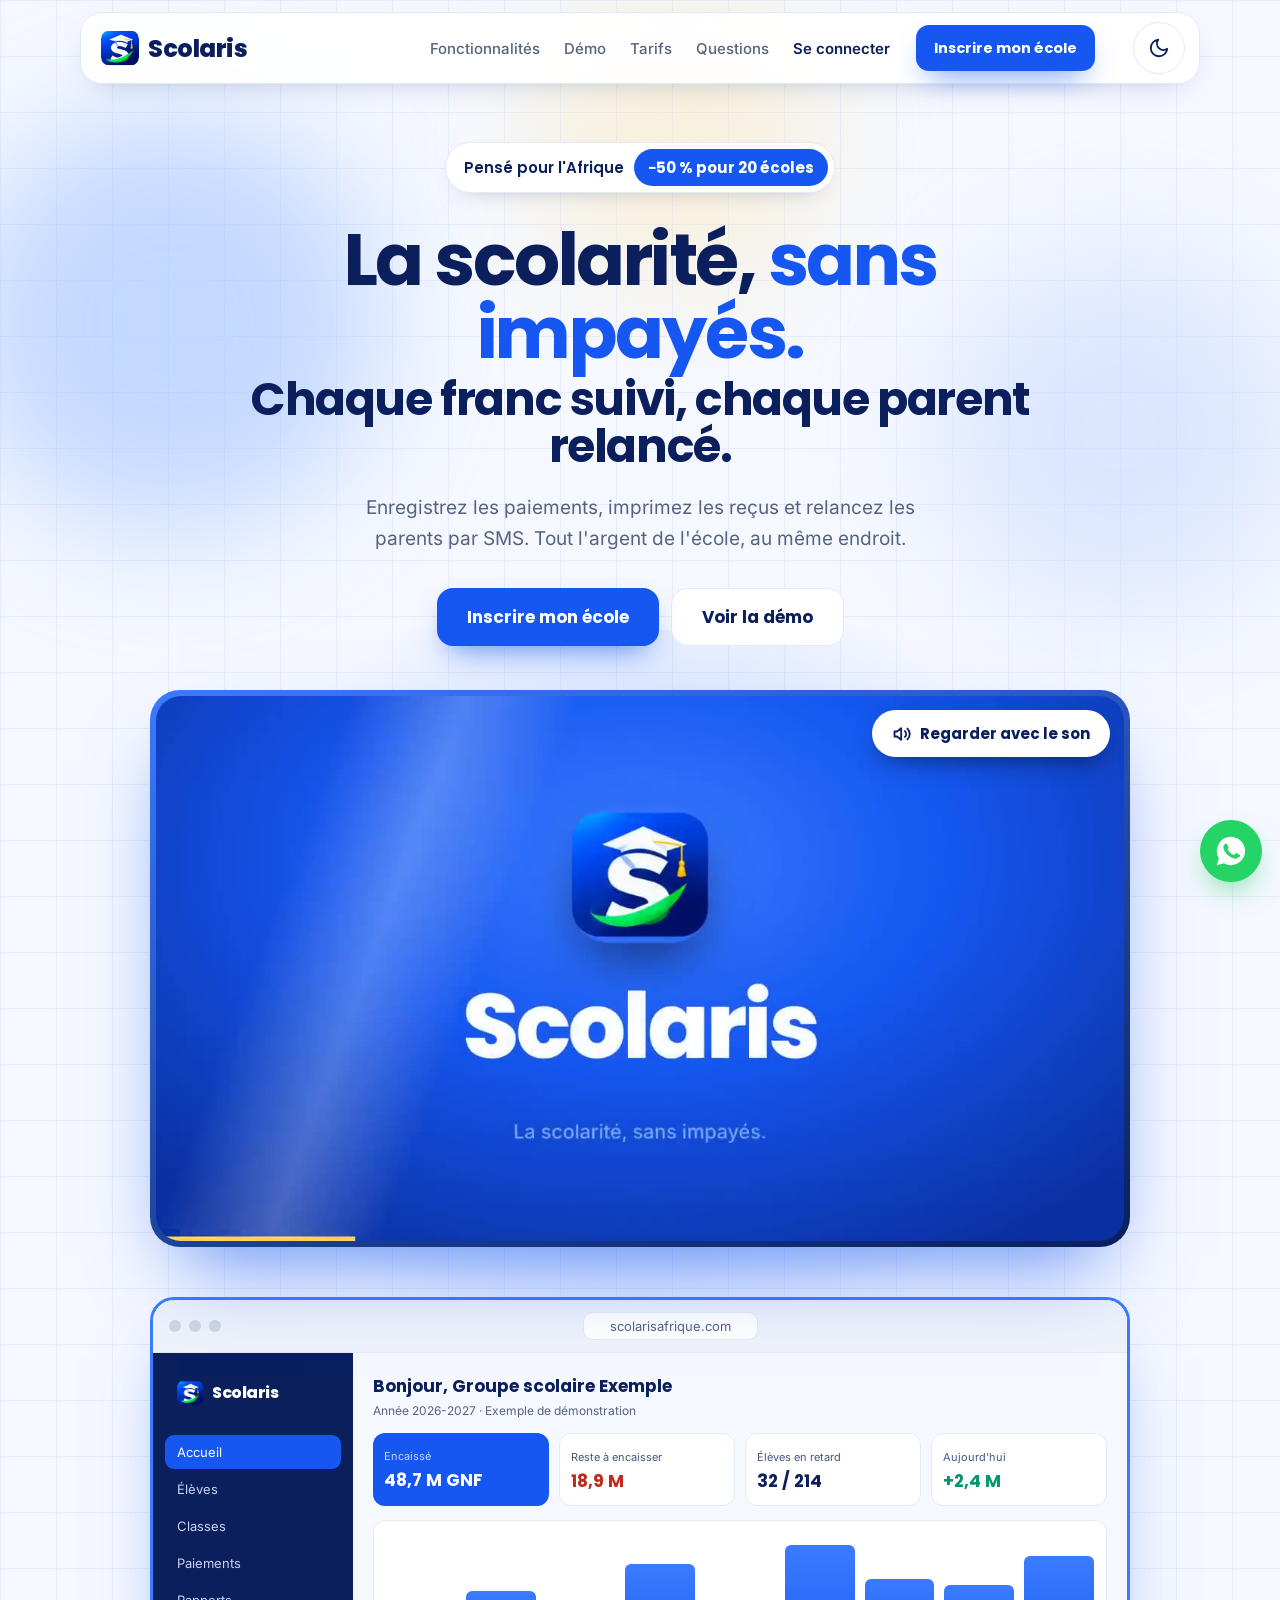
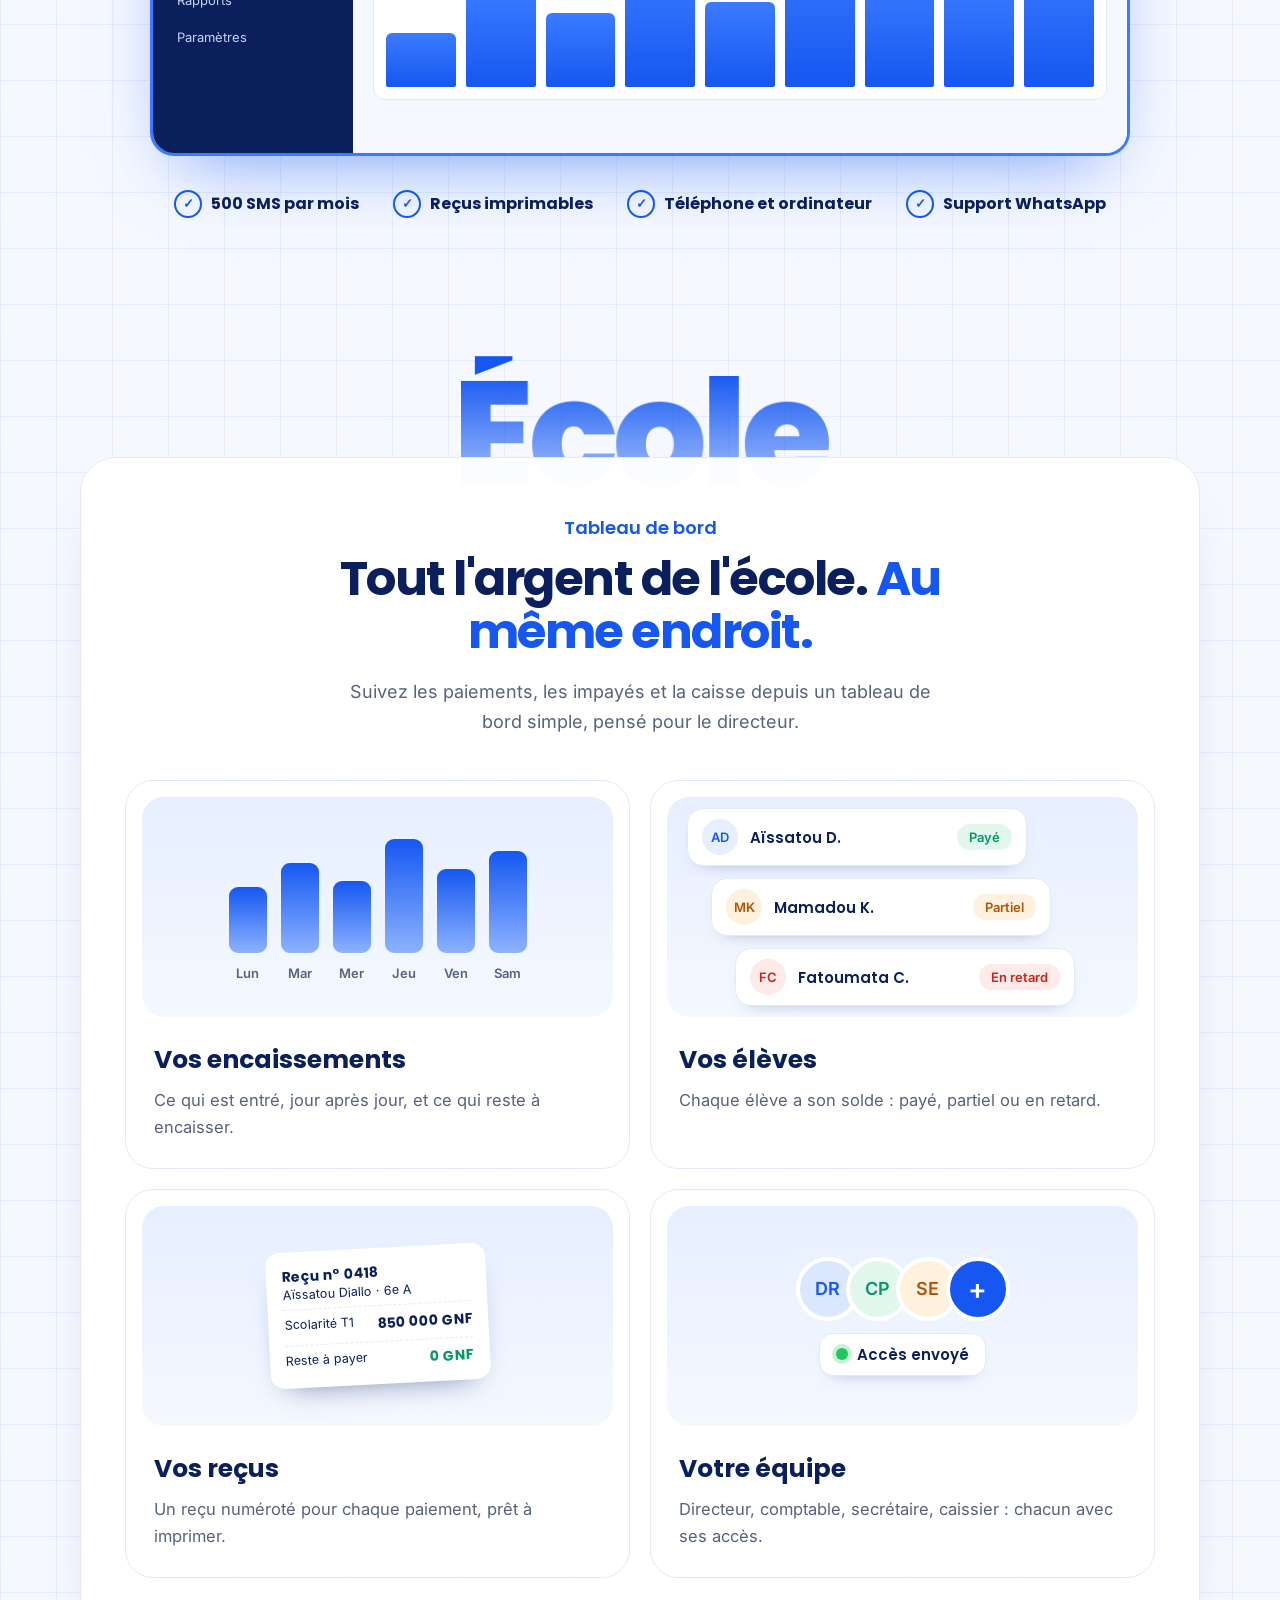
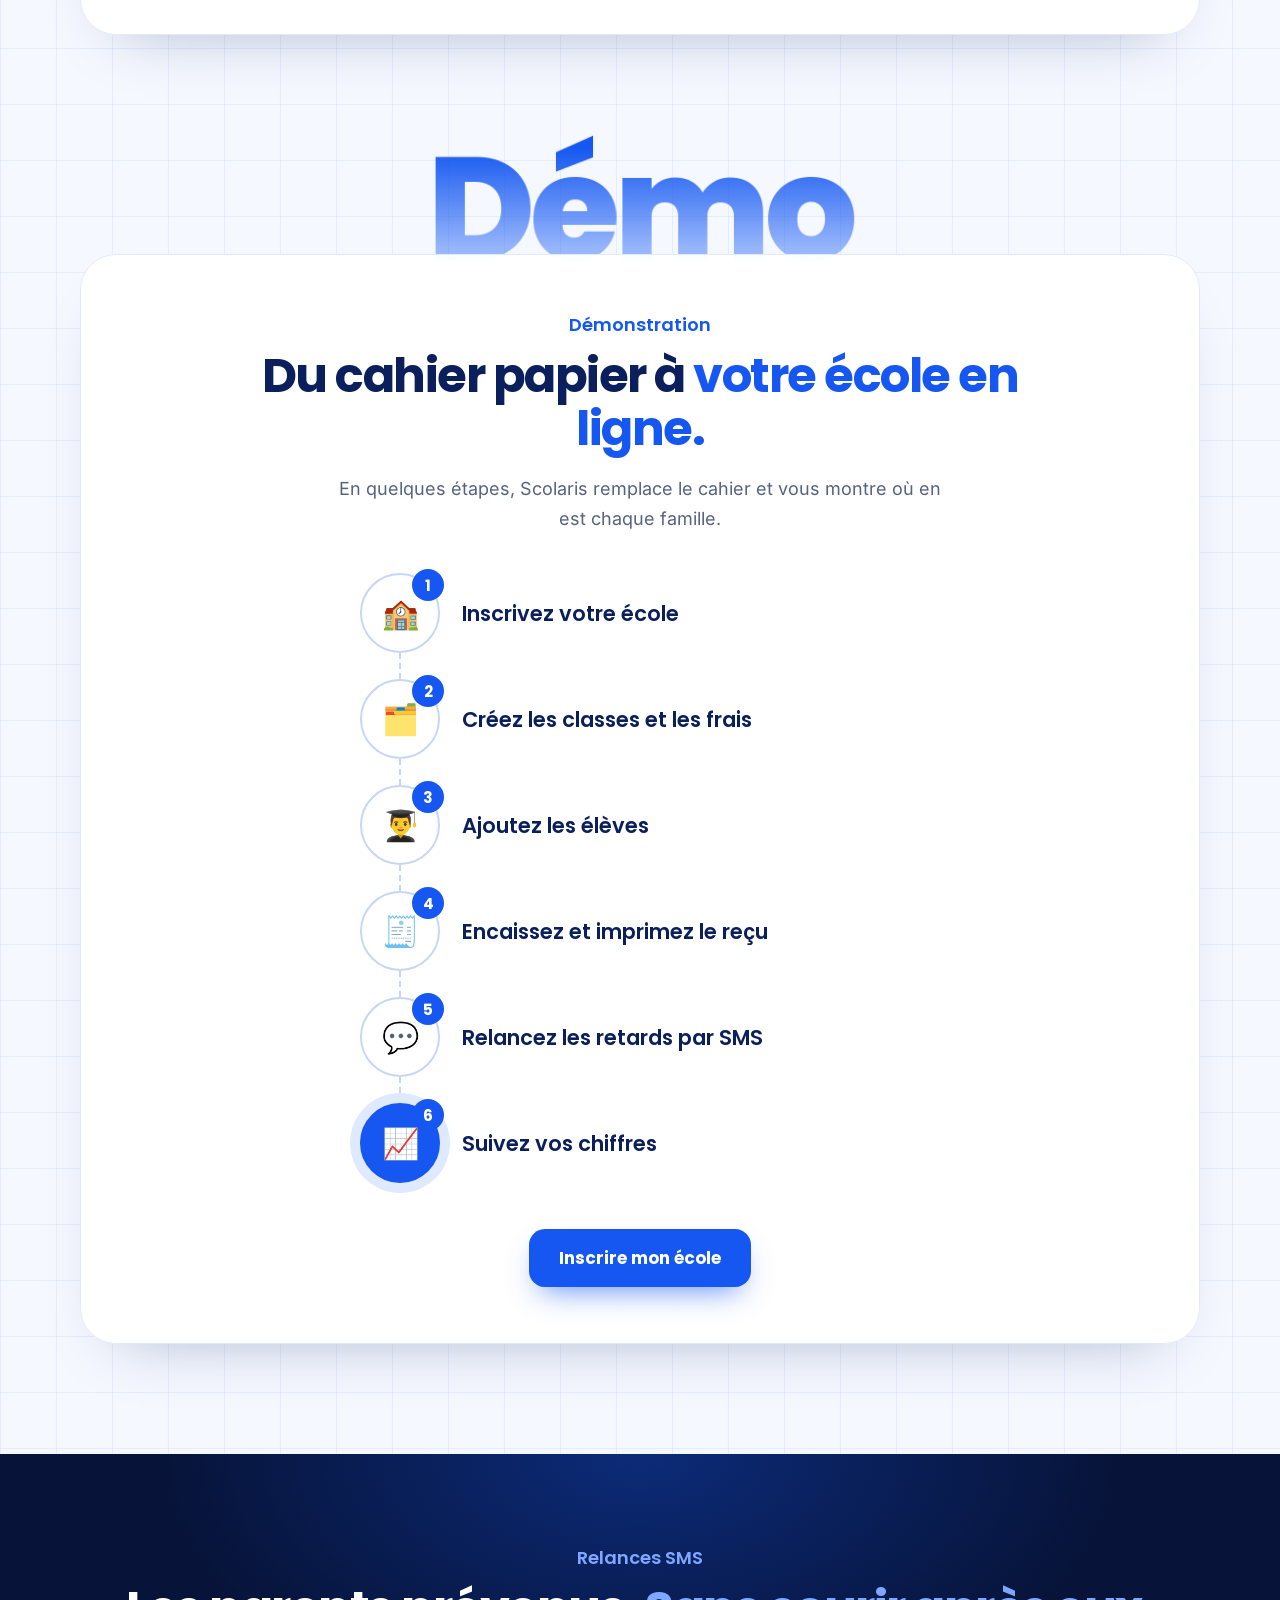
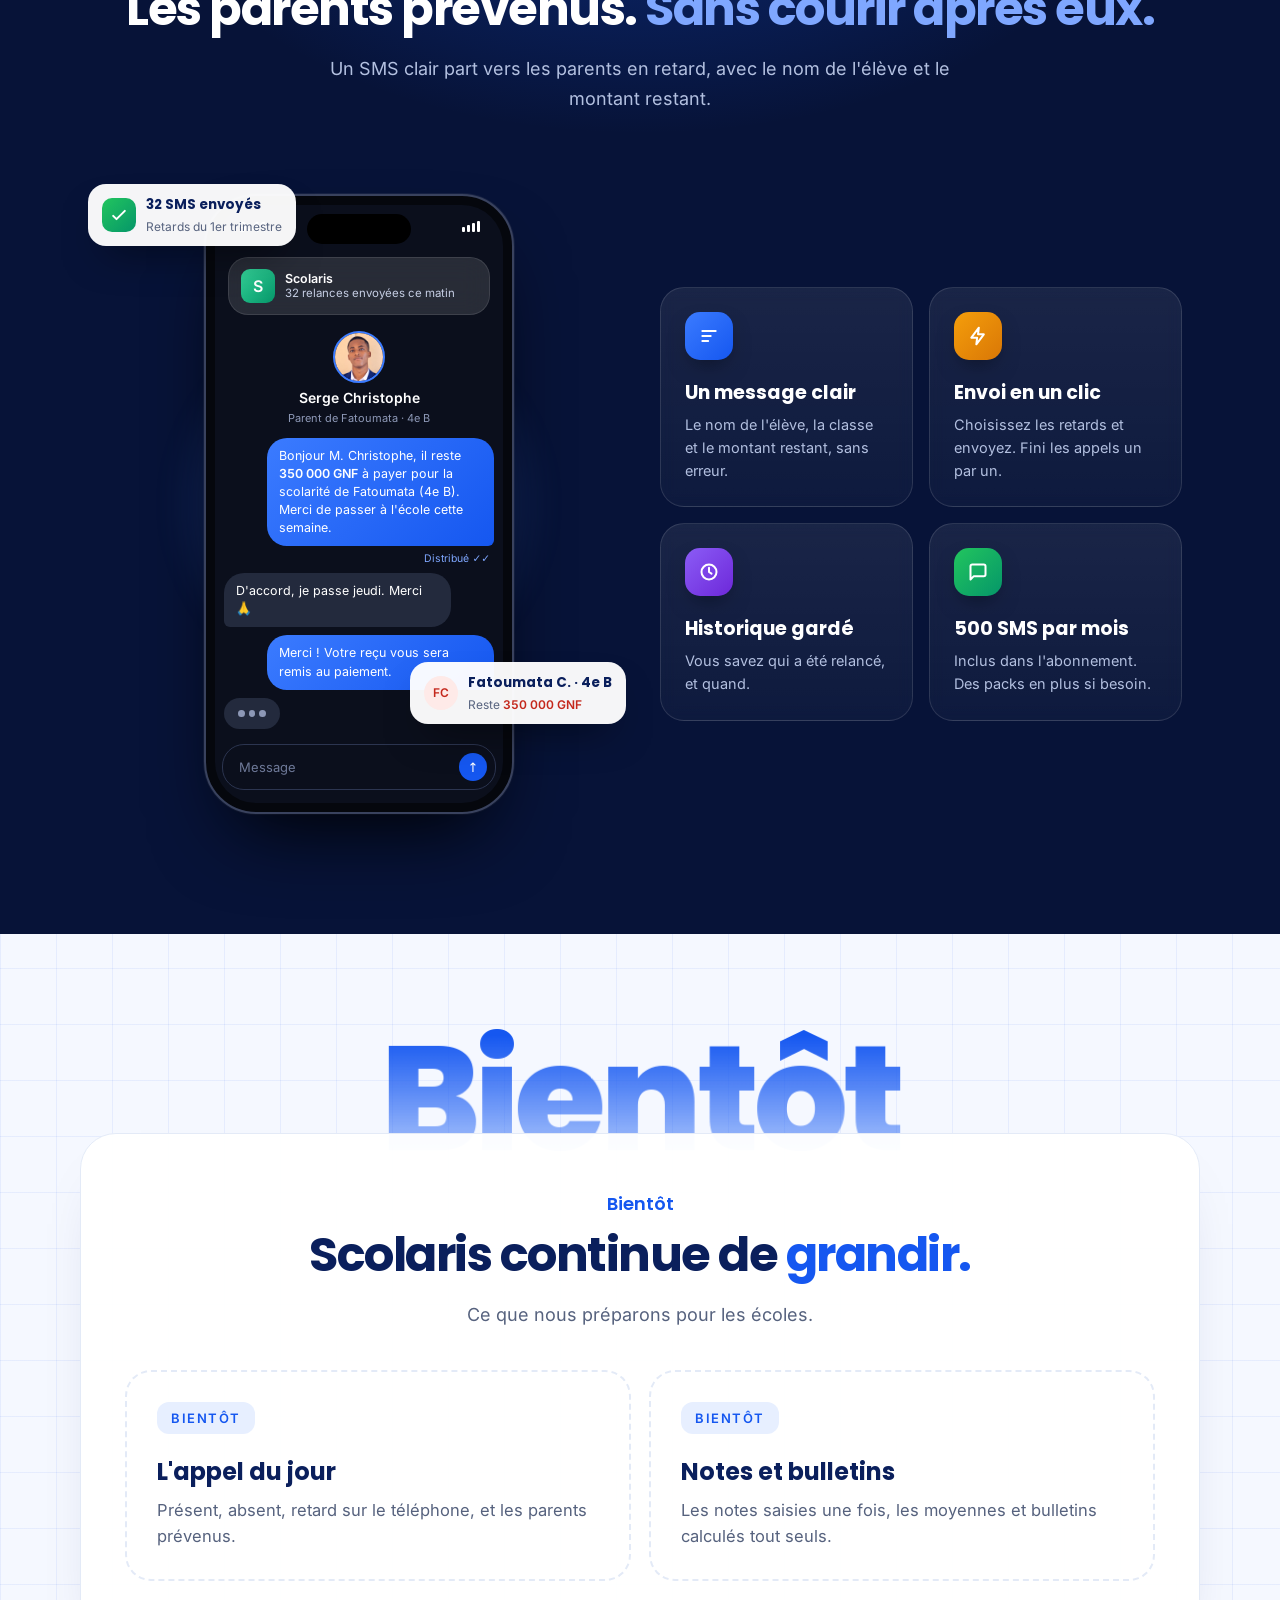
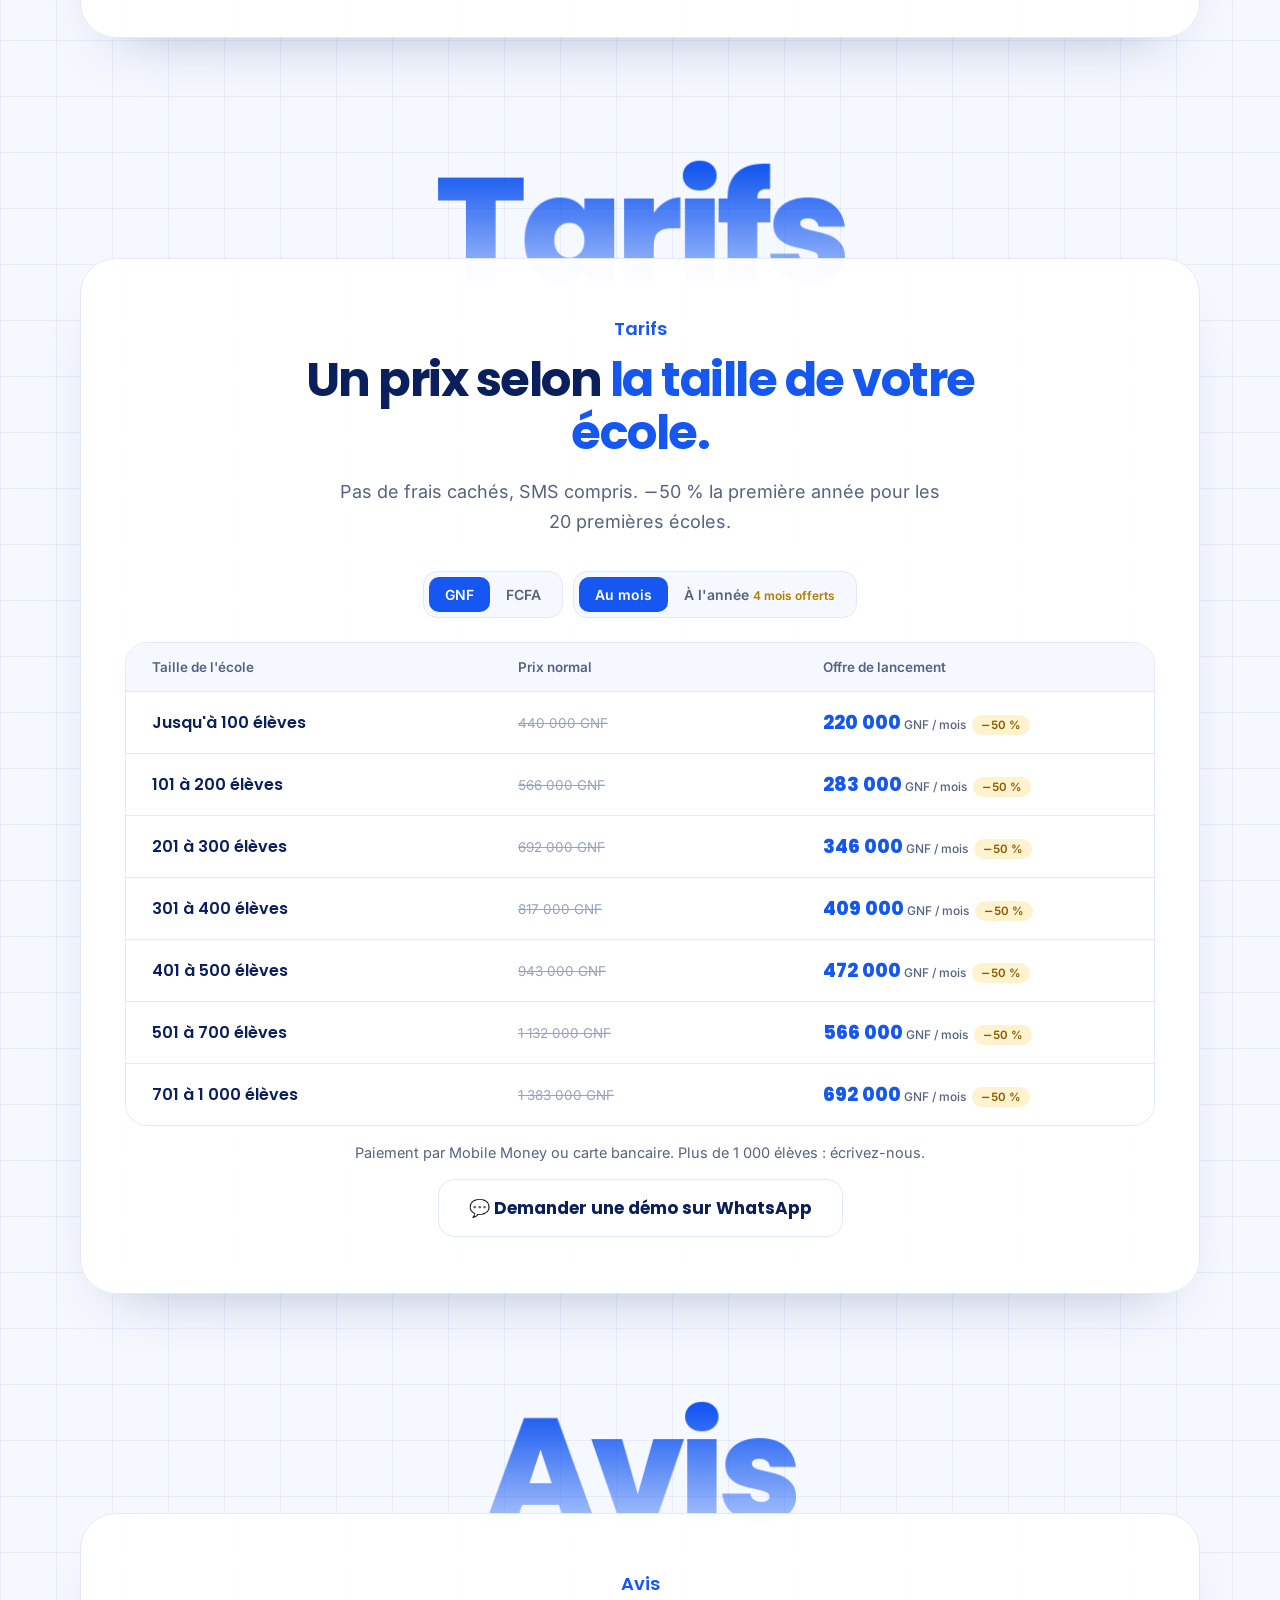
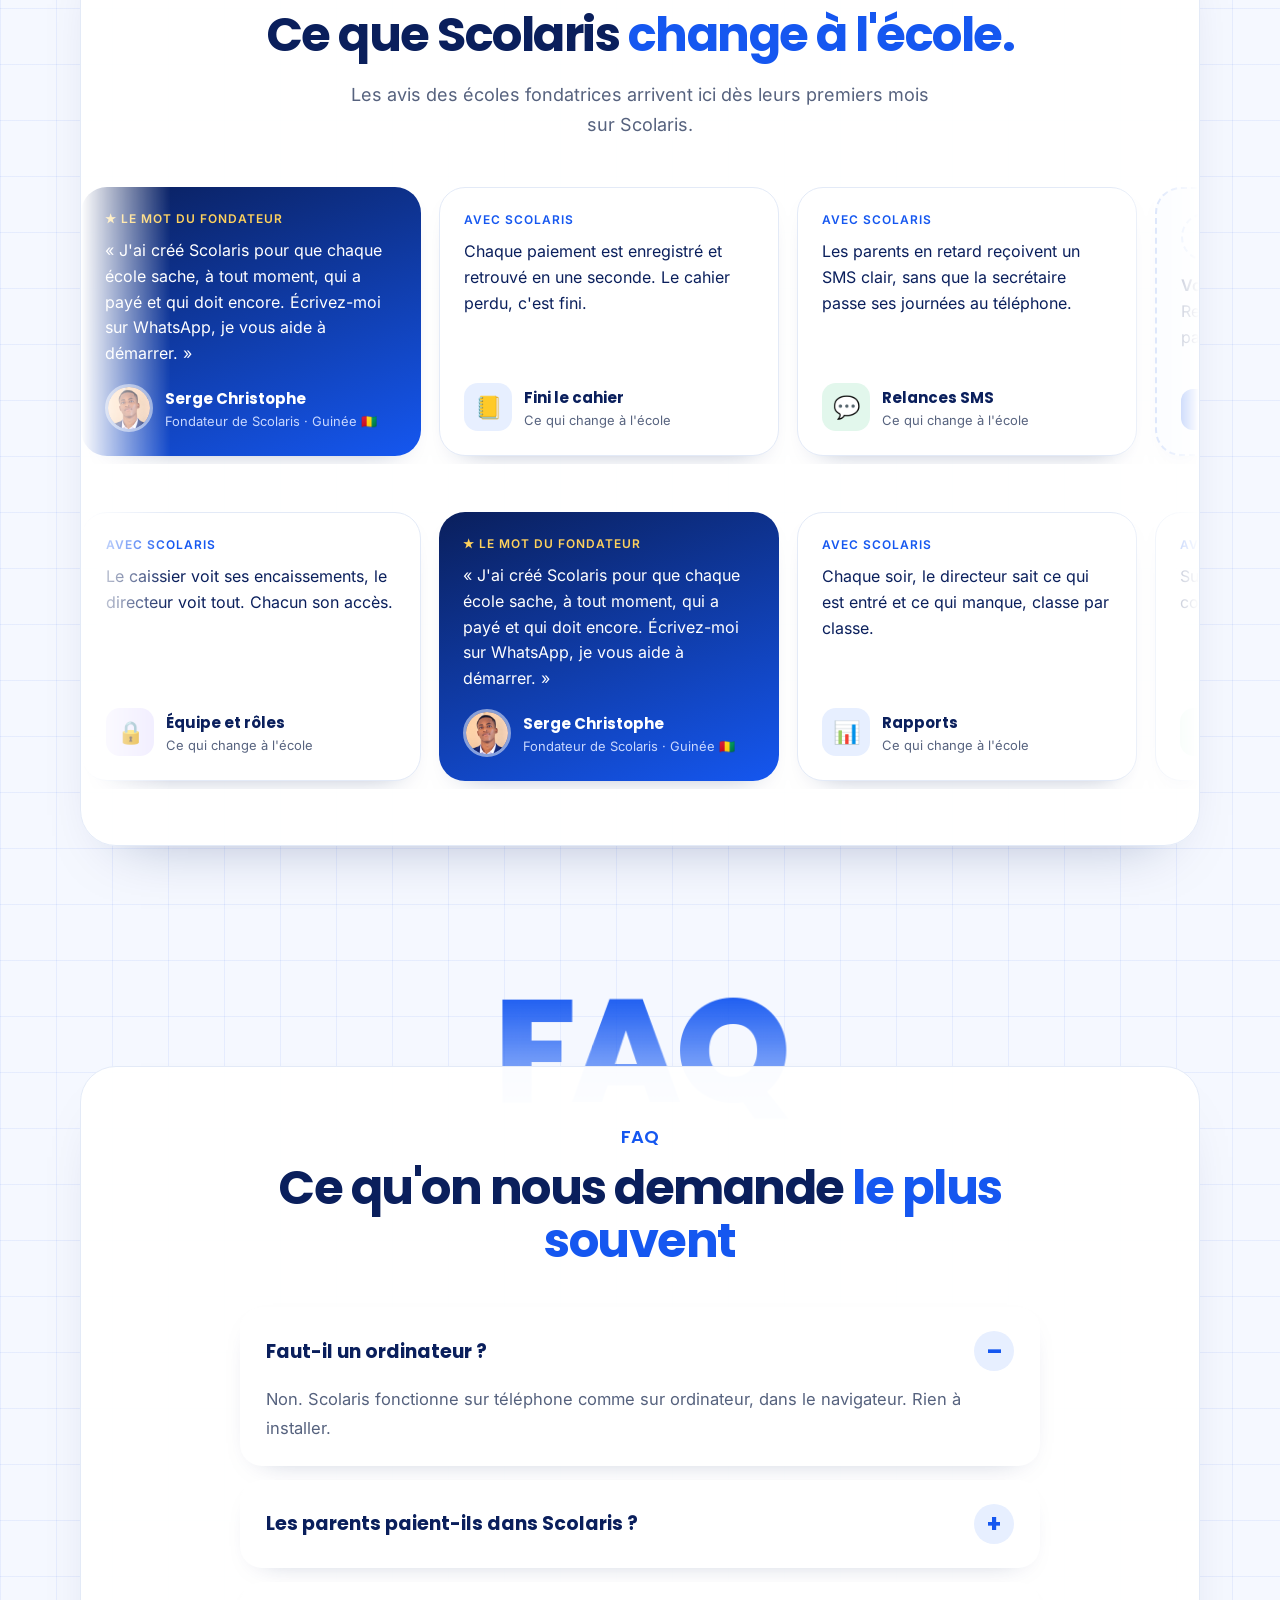
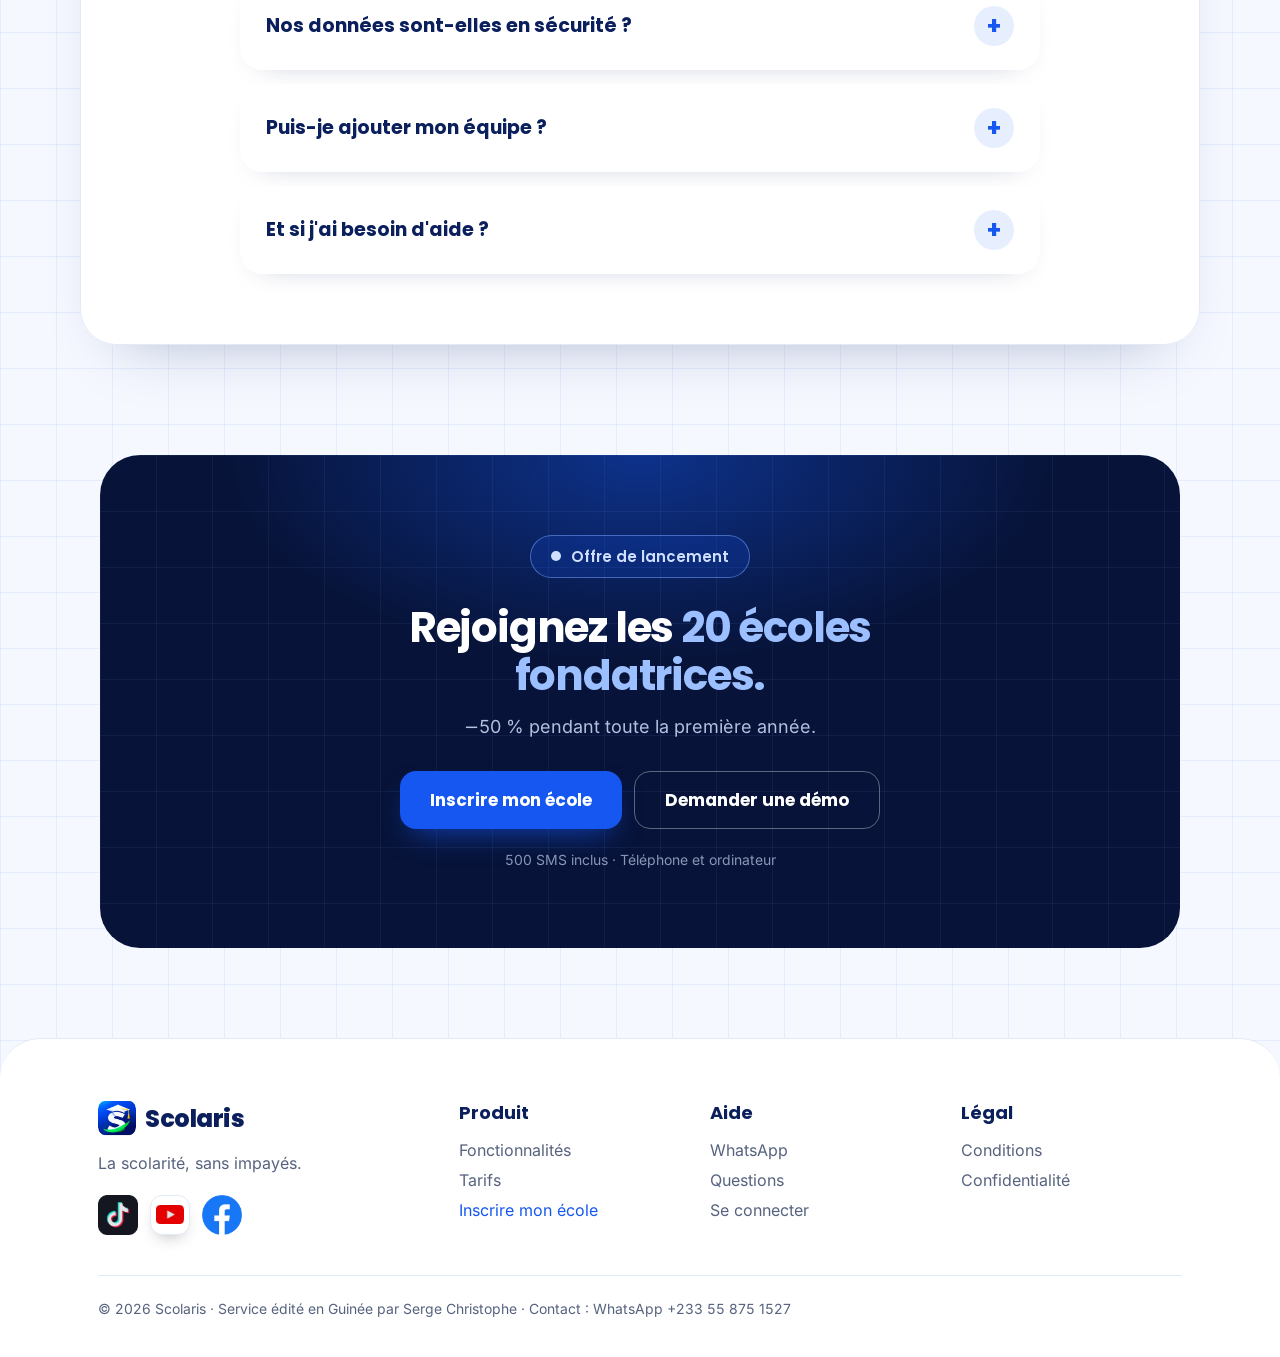
<file: public/bienvenue/index.html>
<!DOCTYPE html>
<html lang="fr" data-theme="light"><head><meta charset="utf-8"><meta name="viewport" content="width=device-width,initial-scale=1">
<meta name="description" content="Scolaris aide les écoles à suivre la scolarité : paiements, reçus, relances SMS aux parents. Sur téléphone et ordinateur.">
<meta property="og:type" content="website">
<meta property="og:site_name" content="Scolaris">
<meta property="og:title" content="Scolaris — La scolarité, sans impayés">
<meta property="og:description" content="Paiements, reçus et relances SMS pour les écoles. −50 % pour les 20 premières écoles.">
<meta property="og:image" content="https://scolarisafrique.com/bienvenue/apercu.jpg">
<meta property="og:image:width" content="1200"><meta property="og:image:height" content="630">
<meta property="og:url" content="https://scolarisafrique.com/">
<meta name="twitter:card" content="summary_large_image">
<meta name="twitter:image" content="https://scolarisafrique.com/bienvenue/apercu.jpg">
<link rel="icon" href="icone.png"><link rel="apple-touch-icon" href="icone.png">
<title>Scolaris — La scolarité, sans impayés</title>
<style>
@font-face{font-family:Poppins;font-weight:600;src:url(poppins-600.woff2)}
@font-face{font-family:Poppins;font-weight:700;src:url(poppins-700.woff2)}
@font-face{font-family:Poppins;font-weight:800;src:url(poppins-800.woff2)}
@font-face{font-family:Inter;font-weight:400;src:url(inter-400.woff)}
@font-face{font-family:Inter;font-weight:500;src:url(inter-500.woff)}
@font-face{font-family:Inter;font-weight:600;src:url(inter-600.woff)}
:root{--card:#fff;--cardt:rgba(255,255,255,.96);--navt:rgba(255,255,255,.92);--il:linear-gradient(180deg,#e7efff,#f4f8ff);--n:#0A1F5C;--b:#1557F0;--b2:#3B7BFF;--g:#56627E;--bd:#E3EAF7;--f:#F5F8FF;--v:#059669;--vf:#E2F7EC;--r:#C4281C;--rf:#FEEAE8;--o:#B25405;--of:#FFF1DD;--or:#F5B301}
*{box-sizing:border-box;margin:0;padding:0}
html,body{overflow-x:hidden}
body{font-family:Inter,system-ui,sans-serif;color:var(--n);-webkit-font-smoothing:antialiased;
 background:var(--f);background-image:linear-gradient(rgba(21,87,240,.07) 1px,transparent 1px),linear-gradient(90deg,rgba(21,87,240,.07) 1px,transparent 1px);background-size:56px 56px}
h1,h2,h3,.P{font-family:Poppins,system-ui,sans-serif}
a{color:inherit;text-decoration:none}
.w{max-width:1120px;margin:0 auto;padding:0 18px}
.bl{color:var(--b)}
.btn{display:inline-flex;align-items:center;justify-content:center;gap:10px;height:58px;padding:0 30px;border-radius:16px;font:700 17px Poppins;white-space:nowrap}
.btn.p{background:var(--b);color:#fff;box-shadow:0 14px 30px -12px rgba(21,87,240,.7)}
.btn.c{background:var(--card);border:1.5px solid var(--bd);color:var(--n)}
/* nav */
.nv{position:sticky;top:12px;z-index:9;padding:0 14px}
.nv>div{max-width:1120px;margin:0 auto;background:var(--navt);backdrop-filter:blur(12px);border:1px solid var(--bd);border-radius:22px;box-shadow:0 10px 30px -18px rgba(10,31,92,.35);display:flex;align-items:center;gap:26px;height:72px;padding:0 14px 0 20px}
.lg{display:flex;align-items:center;gap:9px;font:800 24px Poppins;letter-spacing:-.5px}
.lg img{width:38px;height:38px;border-radius:10px}
.lg i{font-style:normal;position:relative}
.nv .lk{display:flex;gap:24px;margin-left:auto;font-weight:500;color:var(--g);font-size:15px}
.nv .btn{height:46px;padding:0 18px;font-size:14.5px;border-radius:13px}
.mn{display:none;width:52px;height:52px;border:1.5px solid var(--bd);border-radius:15px;background:var(--card);margin-left:auto;place-items:center}
.mn span{display:block;width:22px;height:2.5px;background:var(--n);border-radius:2px;box-shadow:0 7px 0 var(--n),0 -7px 0 var(--n)}
/* hero */
.hero{text-align:center;padding:70px 0 40px}
.pill{display:inline-flex;align-items:center;gap:10px;background:var(--card);border:1px solid var(--bd);border-radius:40px;padding:6px 6px 6px 18px;font:600 15px Poppins;box-shadow:0 8px 24px -16px rgba(10,31,92,.4)}
.pill b{background:var(--b);color:#fff;border-radius:30px;padding:7px 14px}
.hero h1{font-size:72px;line-height:1.02;letter-spacing:-2.5px;margin:30px auto 0;max-width:900px}
.hero h1 small{display:block;font-size:46px;letter-spacing:-1.4px;margin-top:6px}
.hero p{font-size:19px;color:var(--g);line-height:1.65;max-width:600px;margin:22px auto 0}
.hero .ac{display:flex;gap:12px;justify-content:center;margin-top:34px;flex-wrap:wrap}
.chk{display:flex;justify-content:center;gap:16px 34px;flex-wrap:wrap;margin:34px auto 0;font:700 16px Poppins}
.chk span{display:flex;align-items:center;gap:9px}
.chk span:before{content:"✓";display:grid;place-items:center;width:24px;height:24px;border-radius:50%;border:2px solid var(--b);color:var(--b);font-size:13px}
/* browser demo */
.dm{max-width:980px;margin:50px auto 0;border-radius:24px;border:3px solid var(--b2);box-shadow:0 30px 70px -30px rgba(21,87,240,.6);overflow:hidden;background:var(--card)}
.dm .bar{display:flex;align-items:center;gap:8px;padding:12px 16px;background:#eef2fa;border-bottom:1px solid var(--bd)}
.dm .bar i{width:12px;height:12px;border-radius:50%;background:#cfd6e4}
.dm .bar span{margin:0 auto;background:var(--card);border:1px solid var(--bd);border-radius:10px;padding:5px 26px;font-size:13px;color:var(--g)}
.app{display:grid;grid-template-columns:200px 1fr;min-height:400px;text-align:left}
.sd{background:var(--n);color:#c9d5f2;padding:18px 12px;font-size:13px}
.sd .lg{font-size:16px;color:#fff;margin-bottom:20px}.sd .lg img{width:26px;height:26px;border-radius:7px}
.sd div{padding:9px 12px;border-radius:9px;margin-bottom:3px}.sd .on{background:var(--b);color:#fff}
.mc{padding:20px;background:var(--f)}
.mc h4{font:700 17px Poppins}.mc small{color:var(--g);font-size:12px}
.kp{display:grid;grid-template-columns:repeat(4,1fr);gap:10px;margin:14px 0}
.kp div{background:var(--card);border:1px solid var(--bd);border-radius:12px;padding:11px}
.kp div:first-child{background:var(--b);color:#fff;border:0}
.kp small{font-size:11px;color:inherit;opacity:.75}.kp b{display:block;font:700 17px Poppins;margin-top:3px}
.ch{background:var(--card);border:1px solid var(--bd);border-radius:12px;padding:12px;height:180px;display:flex;align-items:flex-end;gap:10px}
.ch i{flex:1;background:linear-gradient(180deg,var(--b2),var(--b));border-radius:6px 6px 2px 2px}
/* sections */
.sec{padding:90px 0 20px}
.big{text-align:center;font:800 150px/1.05 Poppins;letter-spacing:-6px;background:linear-gradient(180deg,var(--b) 10%,rgba(59,123,255,.25));-webkit-background-clip:text;color:transparent;margin-bottom:-48px;position:relative;z-index:0;white-space:nowrap;overflow:hidden}
.card{position:relative;z-index:1;background:var(--cardt);border:1px solid var(--bd);border-radius:36px;padding:56px 44px;box-shadow:0 30px 60px -40px rgba(10,31,92,.35)}
.ey{text-align:center;font:600 18px Poppins;color:var(--b)}
.card h2{text-align:center;font-size:48px;line-height:1.1;letter-spacing:-1.5px;margin:12px auto 0;max-width:760px}
.card .sb{text-align:center;color:var(--g);font-size:18px;line-height:1.65;max-width:620px;margin:18px auto 0}
.bento{display:grid;grid-template-columns:repeat(2,1fr);gap:20px;margin-top:44px}
.bx{border:1px solid var(--bd);border-radius:28px;padding:16px 16px 28px;background:var(--card)}
.il{height:220px;border-radius:22px;background:var(--il);display:flex;align-items:center;justify-content:center;flex-direction:column;gap:12px;padding:20px;overflow:hidden}
.bx h3{font-size:25px;margin:24px 12px 8px}.bx p{color:var(--g);font-size:16.5px;line-height:1.6;margin:0 12px}
.bars{display:flex;align-items:flex-end;gap:14px;height:120px}.bars i{width:38px;border-radius:9px;background:linear-gradient(180deg,var(--b),#8db2ff)}
.days{display:flex;gap:14px;font-size:13px;color:var(--g);font-weight:600}.days span{width:38px;text-align:center}
.rw{width:100%;max-width:340px;display:flex;align-items:center;gap:12px;background:var(--card);border:1px solid var(--bd);border-radius:16px;padding:10px 14px;box-shadow:0 8px 18px -14px rgba(10,31,92,.5);font:600 15px Poppins}
.rw:nth-child(2){margin-left:24px}.rw:nth-child(3){margin-left:48px}
.av{width:36px;height:36px;border-radius:50%;display:grid;place-items:center;font:700 13px Inter;flex:none}
.tg{margin-left:auto;font:700 13px Inter;padding:5px 12px;border-radius:20px}
.t1{background:var(--vf);color:var(--v)}.t2{background:var(--of);color:var(--o)}.t3{background:var(--rf);color:var(--r)}
.avs{display:flex}.avs .av{width:64px;height:64px;font-size:18px;border:4px solid #fff;margin-left:-14px}.avs .av:first-child{margin:0}
.st{display:inline-flex;align-items:center;gap:9px;background:var(--card);border:1px solid var(--bd);border-radius:14px;padding:9px 16px;font:600 15px Poppins;box-shadow:0 8px 18px -14px rgba(10,31,92,.5)}
.st:before{content:"";width:12px;height:12px;border-radius:50%;background:#22c55e;box-shadow:0 0 0 4px #c7f2d8}
.rc{background:var(--card);border-radius:14px;width:220px;padding:14px 16px;box-shadow:0 14px 30px -18px rgba(10,31,92,.6);font-size:12.5px;transform:rotate(-3deg)}
.rc b{font:700 14px Poppins;display:block}.rc .l{display:flex;justify-content:space-between;border-top:1px dashed var(--bd);padding-top:7px;margin-top:7px}
.sms{max-width:290px;background:var(--card);border-radius:18px 18px 18px 4px;padding:12px 14px;font-size:13.5px;line-height:1.5;box-shadow:0 10px 24px -16px rgba(10,31,92,.6);text-align:left}
/* steps */
.stp{max-width:560px;margin:40px auto 0}
.sp{display:flex;align-items:center;gap:22px;position:relative;padding-bottom:26px}
.sp:not(:last-child):after{content:"";position:absolute;left:39px;top:80px;bottom:0;border-left:2px dashed #c7d6f7}
.sp .ci{position:relative;flex:none;width:80px;height:80px;border-radius:50%;border:2px solid #c7d6f7;background:var(--card);display:grid;place-items:center;font-size:30px}
.sp .ci b{position:absolute;top:-6px;right:-6px;width:32px;height:32px;border-radius:50%;background:var(--b);color:#fff;display:grid;place-items:center;font:700 15px Poppins}
.sp:last-child .ci{background:var(--b);border-color:var(--b);box-shadow:0 0 0 10px #dfe9ff}
.sp h4{font:600 21px Poppins}
/* dark */
.dk{background:#071338;color:#fff;margin-top:90px;padding:90px 0;background-image:radial-gradient(700px 400px at 50% 0,rgba(21,87,240,.35),transparent 70%)}
.dk .ey{color:#7fa7ff}.dk h2{text-align:center;font-size:48px;letter-spacing:-1.5px;line-height:1.1;margin-top:12px}.dk h2 em{font-style:normal;color:#7fa7ff}
.dk .sb{text-align:center;color:#b3c0e0;font-size:18px;line-height:1.65;max-width:620px;margin:18px auto 0}
.dk .gr{display:grid;grid-template-columns:1fr 1fr;gap:50px;align-items:center;margin-top:50px}
.ph{width:300px;margin:0 auto;border-radius:44px;border:10px solid #1d2742;background:#10182e;padding:16px 14px 30px;box-shadow:0 30px 60px -20px #000}
.ph .hd{display:flex;align-items:center;gap:10px;padding-bottom:14px;border-bottom:1px solid #222c48;margin-bottom:16px}
.ph .hd .av{background:#1557F0;color:#fff}.ph .hd b{display:block;font-size:15px}.ph .hd small{color:#8b97b8;font-size:12px}
.bu{background:#1d2742;border-radius:16px 16px 16px 4px;padding:12px 14px;font-size:13.5px;line-height:1.5;margin-bottom:10px;max-width:92%}
.bu.me{background:#1557F0;border-radius:16px 16px 4px 16px;margin-left:auto}
.ft{display:flex;gap:18px;margin-bottom:30px}.ft .ic{flex:none;width:52px;height:52px;border-radius:15px;background:rgba(127,167,255,.12);display:grid;place-items:center;font-size:24px}
.ft h3{font-size:22px;margin-bottom:6px}.ft p{color:#b3c0e0;line-height:1.6;font-size:16px}
/* soon */
.sn{display:grid;grid-template-columns:1fr 1fr;gap:18px;margin-top:40px}
.sn div{border:2px dashed var(--bd);border-radius:26px;padding:30px}
.sn span{display:inline-block;background:#e7efff;color:var(--b);font:700 13px Inter;letter-spacing:1.5px;padding:8px 14px;border-radius:12px}
.sn h3{font-size:24px;margin:20px 0 8px}.sn p{color:var(--g);font-size:16.5px;line-height:1.6}
/* tarifs */
.sw{display:flex;justify-content:center;gap:10px;margin-top:34px;flex-wrap:wrap}
.sg{display:inline-flex;background:var(--f);border:1px solid var(--bd);border-radius:14px;padding:5px}
.sg button{border:0;background:none;color:var(--g);font:600 14px Inter;padding:9px 16px;border-radius:10px;cursor:pointer}
.sg button.on{background:var(--b);color:#fff}
.sg em{font-style:normal;color:#b07a00;font-size:12px;margin-left:4px}.sg .on em{color:#ffe08a}
.tb{margin-top:24px;border:1px solid var(--bd);border-radius:22px;overflow:hidden}
.tr{display:grid;grid-template-columns:1.2fr 1fr 1fr;align-items:center;padding:16px 26px;border-top:1px solid var(--bd);background:var(--card)}
.tr:first-child{border:0;background:var(--f);font-weight:600;color:var(--g);font-size:13.5px}
.tr .n{font:600 16px Poppins}.tr s{color:#98a3bd;font-size:13.5px}
.tr .px{font:800 19px Poppins;color:var(--b)}.tr .px small{font:500 12px Inter;color:var(--g);margin-left:3px}
.tr .rm{background:#fff3cf;color:#8a5a00;font-weight:700;font-size:11.5px;border-radius:20px;padding:3px 9px;margin-left:6px}
.tn{text-align:center;color:var(--g);font-size:14.5px;margin-top:18px}
/* famille */
.fam{display:grid;grid-template-columns:1fr 1fr;gap:20px;margin-top:40px}
.fm{border:1px solid var(--bd);border-radius:28px;padding:32px;background:var(--f)}
.fm .lg{font-size:30px}.fm .lg img{width:50px;height:50px;border-radius:13px}
.fm h3{font-size:24px;margin:22px 0 8px}.fm p{color:var(--g);font-size:16.5px;line-height:1.6}
.fm .tag{display:inline-block;margin-top:22px;background:#e7efff;color:var(--b);font:600 15px Poppins;padding:12px 22px;border-radius:30px}
.fm a.tag{background:var(--card);border:1.5px solid var(--bd);color:var(--n)}
/* faq */
.fq{max-width:800px;margin:40px auto 0}
.fq details{border-radius:22px;padding:24px 26px;margin-bottom:14px;background:var(--card);box-shadow:0 10px 30px -22px rgba(10,31,92,.4)}
.fq summary{font:700 19px Poppins;cursor:pointer;list-style:none;display:flex;justify-content:space-between;gap:14px;align-items:center}
.fq summary:after{content:"+";flex:none;width:40px;height:40px;border-radius:50%;background:#e7efff;color:var(--b);display:grid;place-items:center;font-size:24px}
.fq details[open] summary:after{content:"–"}
.fq p{color:var(--g);line-height:1.7;margin-top:14px;font-size:16.5px}
/* cta */
.cta{margin:90px auto 0;max-width:1080px;border-radius:40px;background:#071338;background-image:linear-gradient(rgba(127,167,255,.08) 1px,transparent 1px),linear-gradient(90deg,rgba(127,167,255,.08) 1px,transparent 1px),radial-gradient(600px 300px at 50% 0,rgba(21,87,240,.45),transparent 70%);background-size:56px 56px,56px 56px,auto;color:#fff;text-align:center;padding:80px 26px}
.cta .pl{display:inline-flex;align-items:center;gap:10px;border:1.5px solid rgba(127,167,255,.5);background:rgba(21,87,240,.18);border-radius:30px;padding:9px 20px;font:600 15px Poppins;color:#cfe0ff}
.cta .pl:before{content:"";width:10px;height:10px;border-radius:50%;background:#cfe0ff}
.cta h2{font-size:42px;letter-spacing:-1.2px;line-height:1.15;margin:26px auto 0;max-width:640px}.cta h2 em{font-style:normal;color:#9cc0ff}
.cta p{color:#b3c0e0;font-size:18px;margin-top:16px}
.cta .ac{display:flex;gap:12px;justify-content:center;margin-top:34px;flex-wrap:wrap}
.cta .btn.c{background:transparent;color:#fff;border-color:rgba(255,255,255,.35)}
.cta .mn2{margin-top:22px;color:#8b97b8;font-size:14px}
footer{margin-top:90px;background:var(--card);border-top:1px solid var(--bd);border-radius:40px 40px 0 0;padding:60px 0 40px}
footer .gr{display:grid;grid-template-columns:1.5fr 1fr 1fr 1fr;gap:30px}
footer p{color:var(--g);margin-top:14px;line-height:1.6}
footer h5{font:700 18px Poppins;margin-bottom:14px}footer .gr a{display:block;color:var(--g);margin-bottom:10px}
footer .cp{border-top:1px solid var(--bd);margin-top:40px;padding-top:24px;color:var(--g);font-size:14px}
@media(max-width:860px){
 .nv .lk,.nv>div>.btn{display:none}.mn{display:grid}.tb2{margin-left:auto}
 .hero{padding-top:50px}.pill{font-size:13px;gap:8px;padding-left:14px}.pill b{padding:7px 12px}
 .hero h1{font-size:48px;letter-spacing:-1.8px}.hero h1 small{font-size:30px;letter-spacing:-.8px}
 .hero p{font-size:17px}.hero .ac{flex-direction:column;padding:0 30px}
 .chk{display:grid;grid-template-columns:1fr 1fr;text-align:left;font-size:14.5px;gap:18px 10px;padding:0 6px}
 .app{grid-template-columns:1fr}.sd{display:none}.kp{grid-template-columns:1fr 1fr}.ch{height:120px}
 .big{font-size:76px;letter-spacing:-3px;margin-bottom:-24px}
 .rw{max-width:none;width:calc(100% - 40px)}.rw:nth-child(2){margin-left:20px}.rw:nth-child(3){margin-left:40px}.rw{font-size:14px}
 .card{padding:38px 18px;border-radius:30px}.card h2,.dk h2{font-size:32px;letter-spacing:-1px}.card .sb,.dk .sb{font-size:16px}
 .bento,.sn,.fam,.dk .gr{grid-template-columns:1fr}.bx h3{font-size:22px}
 .sp .ci{width:64px;height:64px;font-size:24px}.sp:not(:last-child):after{left:31px;top:64px}.sp h4{font-size:17px}
 .tr{grid-template-columns:1fr auto;padding:14px 16px}.tr:first-child,.tr .m2{display:none}.tr .n{grid-column:1/-1}
 .fq summary{font-size:17px}.cta{border-radius:30px;margin:60px 12px 0}.cta h2{font-size:30px}
 footer .gr{grid-template-columns:1fr 1fr}footer .gr>div:first-child{grid-column:1/-1}
}

.dk .gr{grid-template-columns:1fr 1fr;gap:40px}
.phz{position:relative;display:flex;justify-content:center;padding:30px 0}
.glow{position:absolute;width:420px;height:420px;border-radius:50%;background:radial-gradient(circle,rgba(59,123,255,.55),transparent 65%);top:50%;left:50%;transform:translate(-50%,-50%);filter:blur(10px)}
.iph{position:relative;width:310px;height:620px;border-radius:52px;background:#0b0f1c;border:2px solid #39425e;box-shadow:inset 0 0 0 9px #05070d,0 40px 80px -30px #000,0 0 0 1px rgba(255,255,255,.06);padding:16px 18px;overflow:hidden}
.isl{position:absolute;top:18px;left:50%;transform:translateX(-50%);width:104px;height:30px;border-radius:20px;background:#000;z-index:3}
.sbr{display:flex;justify-content:space-between;align-items:center;padding:6px 14px 0;font-size:14px}
.sbr span{display:flex;gap:2px;align-items:flex-end}.sbr span i{width:3px;background:#fff;border-radius:1px}
.sbr span i:nth-child(1){height:5px}.sbr span i:nth-child(2){height:7px}.sbr span i:nth-child(3){height:9px}.sbr span i:nth-child(4){height:11px}
.ntf{display:flex;gap:10px;align-items:center;margin:22px 4px 0;padding:11px 12px;border-radius:20px;background:rgba(255,255,255,.12);backdrop-filter:blur(14px);border:1px solid rgba(255,255,255,.1);animation:dn 1s .2s both}
.ntf .nic{flex:none;width:34px;height:34px;border-radius:9px;background:linear-gradient(135deg,#34d399,#059669);display:grid;place-items:center;font-weight:800}
.ntf b{display:block;font-size:12.5px}.ntf small{font-size:11.5px;color:#c6cee3;display:block;white-space:nowrap;overflow:hidden;text-overflow:ellipsis;max-width:180px}
.ntf em{display:none;font-style:normal;font-size:10.5px;color:#9aa6c4;margin-left:auto;align-self:flex-start}
.ihd{text-align:center;margin:16px 0 12px}
.av3{display:block;object-fit:cover;border:2px solid #3B7BFF;width:52px;height:52px;border-radius:50%;margin:0 auto 6px;background:linear-gradient(135deg,#3B7BFF,#0A1F5C);font:700 15px Poppins}
.ihd b{display:block;font-size:14px}.ihd small{font-size:11px;color:#8d98b6}
.msgs{display:flex;flex-direction:column;gap:8px}
.m{max-width:84%;padding:9px 12px;font-size:12.5px;line-height:1.45;border-radius:20px;animation:up .6s both}
.m.in{background:#232a3d;border-bottom-left-radius:6px}
.m.out{background:linear-gradient(135deg,#3B7BFF,#1557F0);margin-left:auto;border-bottom-right-radius:6px}
.ok{font-size:10.5px;color:#7fa7ff;margin:-2px 4px 0;animation:up .6s both}
.typ{display:flex;gap:4px;width:56px;padding:12px 14px;background:#232a3d;border-radius:20px;animation:up .6s both}
.typ i{width:7px;height:7px;border-radius:50%;background:#8d98b6;animation:bl 1.2s infinite}.typ i:nth-child(2){animation-delay:.2s}.typ i:nth-child(3){animation-delay:.4s}
.inp{position:absolute;left:16px;right:16px;bottom:22px;display:flex;align-items:center;border:1px solid #2c3550;border-radius:22px;padding:8px 8px 8px 16px;font-size:13px;color:#6f7a99}
.inp i{margin-left:auto;width:28px;height:28px;border-radius:50%;background:#1557F0;color:#fff;font-style:normal;display:grid;place-items:center}
.d1{animation-delay:.8s}.d2{animation-delay:1.6s}.d3{animation-delay:2.4s}.d4{animation-delay:3.2s}
@keyframes up{from{opacity:0;transform:translateY(12px)}to{opacity:1;transform:none}}
@keyframes dn{from{opacity:0;transform:translateY(-16px)}to{opacity:1;transform:none}}
@keyframes bl{0%,60%,100%{opacity:.3}30%{opacity:1}}
.fl{position:absolute;z-index:4;display:flex;gap:10px;align-items:center;background:var(--cardt);color:var(--n);border-radius:18px;padding:11px 14px;box-shadow:0 20px 40px -18px rgba(0,0,0,.6);animation:fx 5s ease-in-out infinite}
.fl b{display:block;font:700 13.5px Poppins}.fl small{font-size:12px;color:var(--g)}.fl em{font-style:normal;color:var(--r);font-weight:700}
.f1{left:-10px;top:20px}.f2{right:-6px;bottom:120px;animation-delay:-2.5s}
.fi{width:34px;height:34px;border-radius:10px;display:grid;place-items:center}.fi svg,.gi svg{width:20px;height:20px;fill:none;stroke:#fff;stroke-width:2.4;stroke-linecap:round;stroke-linejoin:round}
.av2{width:34px;height:34px;border-radius:50%;background:var(--rf);color:var(--r);display:grid;place-items:center;font:700 12px Inter}
@keyframes fx{0%,100%{transform:translateY(0)}50%{transform:translateY(-10px)}}
.fg2{display:grid;grid-template-columns:1fr 1fr;gap:16px}
.gc{background:linear-gradient(180deg,rgba(255,255,255,.08),rgba(255,255,255,.03));border:1px solid rgba(255,255,255,.12);border-radius:24px;padding:24px;backdrop-filter:blur(8px)}
.gi{display:grid;place-items:center;width:48px;height:48px;border-radius:15px;box-shadow:0 10px 24px -10px rgba(0,0,0,.6)}
.gc h3{font-size:19px;margin:18px 0 6px}.gc p{color:#b3c0e0;font-size:14.5px;line-height:1.6}
@media(max-width:860px){.dk .gr{grid-template-columns:1fr}.fg2{grid-template-columns:1fr}.phz{padding:78px 0}.iph{width:290px;height:640px}.f1{left:6px;top:8px}.f2{right:6px;bottom:8px}.fl{padding:9px 11px}.fl b{font-size:12.5px}}
/* marquee */
.mq{overflow:hidden;margin-top:40px;-webkit-mask-image:linear-gradient(90deg,transparent,#000 8%,#000 92%,transparent)}
.mq .tr2{display:flex;gap:18px;width:max-content;animation:mq 40s linear infinite;padding:8px 0}
.mq.rv .tr2{animation-direction:reverse}
.mq:hover .tr2{animation-play-state:paused}
@keyframes mq{to{transform:translateX(-50%)}}
.rv2{width:330px;flex:none;background:var(--card);border:1px solid var(--bd);border-radius:24px;padding:24px;box-shadow:0 14px 30px -24px rgba(10,31,92,.5)}
.rv2 .q{font-size:30px;line-height:1;color:var(--b);font-family:Poppins}
.rv2 p{font-size:16px;line-height:1.6;margin:8px 0 16px}
.rv2 .wh{display:flex;align-items:center;gap:10px;font:600 14px Poppins;color:var(--g)}
.rv2 .wh span{width:38px;height:38px;border-radius:12px;display:grid;place-items:center;font-size:18px}

.card{color:var(--n)}.rk{color:var(--n);width:340px;flex:none;background:var(--card);border:1px solid var(--bd);border-radius:26px;padding:24px;box-shadow:0 14px 30px -24px rgba(10,31,92,.5);display:flex;flex-direction:column}
.rk .tp{display:flex;align-items:center;gap:8px;font:700 12px Inter;letter-spacing:1px;text-transform:uppercase;color:var(--b)}
.rk p{font-size:16px;line-height:1.6;margin:12px 0 18px;flex:1}
.rk .who{display:flex;align-items:center;gap:12px}
.rk .who img,.rk .who .ic{width:48px;height:48px;border-radius:50%;object-fit:cover;flex:none}
.rk .who .ic{border-radius:14px;display:grid;place-items:center;font-size:22px}
.rk .who b{display:block;font:700 15px Poppins}.rk .who small{color:var(--g);font-size:13px}
.rk.fd{background:linear-gradient(160deg,#0A1F5C,#1557F0);color:#fff!important;border:0}
.rk.fd .tp{color:#ffd25c}.rk.fd .who small{color:#c9d8ff}.rk.fd .who img{border:3px solid rgba(255,255,255,.5)}
.rk.ae .tp{color:#F5B301;font-size:18px;letter-spacing:2px}.rk.ae p{font-size:16.5px}.rk.ae .who .ic{background:#e7efff}
.av-res{display:inline-flex;align-items:center;gap:10px;margin-top:14px;padding:8px 16px;border-radius:999px;background:#FFF6DD;color:#7A4B00;font:600 14px Inter}.av-res b{font:800 16px Poppins;color:#0A1F5C}.av-res i{font-style:normal;color:#F5B301;letter-spacing:1px}
html[data-theme=dark] .av-res{background:#2a230f;color:#f3d9a0}html[data-theme=dark] .av-res b{color:#fff}
.rk.vx{border:2px dashed #b9cdf7;background:#f7faff;align-items:flex-start}
.rk.vx .pl2{width:48px;height:48px;border-radius:50%;border:2px dashed #b9cdf7;display:grid;place-items:center;color:var(--b);font-size:26px}
.rk.vx a{margin-top:auto;display:inline-flex;background:var(--b);color:#fff;border-radius:12px;padding:10px 16px;font:600 14px Poppins}

html[data-theme=dark]{--n:#E8EEFF;--g:#9AA8C9;--bd:#22304F;--f:#070E22;--card:#0F1A36;--cardt:rgba(15,26,54,.96);--navt:rgba(12,20,42,.9);--il:linear-gradient(180deg,#14234a,#0f1a36);--vf:rgba(34,197,94,.15);--rf:rgba(239,68,68,.15);--of:rgba(245,158,11,.15)}
html[data-theme=dark] body{background-color:#070E22;background-image:linear-gradient(rgba(127,167,255,.06) 1px,transparent 1px),linear-gradient(90deg,rgba(127,167,255,.06) 1px,transparent 1px)}
html[data-theme=dark] .dm .bar{background:#0c1530}html[data-theme=dark] .rk.vx{background:#0c1530;border-color:#2b3d6b}
html[data-theme=dark] .sn span,html[data-theme=dark] .fm .tag{background:#16285a;color:#9cc0ff}
html[data-theme=dark] .tr .rm{background:rgba(245,179,1,.15);color:#ffd25c}html[data-theme=dark] .t1{color:#4ade80}html[data-theme=dark] .t2{color:#fbbf24}html[data-theme=dark] .t3{color:#f87171}
html[data-theme=dark] .fq summary:after{background:#16285a;color:#9cc0ff}
html[data-theme=dark] .rk .who .ic,html[data-theme=dark] .av{filter:saturate(.9)}
.tb2{display:flex;gap:10px;margin-left:12px;align-items:center}
.rb{width:52px;height:52px;border:1.5px solid var(--bd);border-radius:50%;background:var(--card);display:grid;place-items:center;cursor:pointer;color:var(--n)}
.rb svg{width:22px;height:22px;fill:none;stroke:currentColor;stroke-width:2;stroke-linecap:round;stroke-linejoin:round}
.mn{cursor:pointer;background:var(--card)}.mn span{background:var(--n)!important;box-shadow:0 7px 0 var(--n),0 -7px 0 var(--n)!important}
.mnu{display:none;max-width:1120px;margin:8px auto 0;background:var(--card);border:1px solid var(--bd);border-radius:22px;padding:10px;box-shadow:0 20px 40px -20px rgba(10,31,92,.45)}
.mnu.on{display:block}.mnu a{display:block;padding:14px 16px;border-radius:14px;font:600 17px Poppins;color:var(--n)}
.mnu .btn{display:flex;margin-top:8px;color:#fff}
@media(min-width:861px){.mnu{display:none!important}}

.js .rvl{opacity:0;transform:translateY(46px) scale(.98);transition:opacity .8s cubic-bezier(.2,.7,.2,1),transform .8s cubic-bezier(.2,.7,.2,1)}
.js .rvl.big{transform:translateY(70px) scale(.92)}
.js .rvl.vu{opacity:1;transform:none}
@media(prefers-reduced-motion:reduce){.js .rvl{opacity:1;transform:none;transition:none}}

.soc{display:flex;gap:12px;margin-top:18px;align-items:center}
footer .soc a{width:40px;height:40px;border-radius:12px;display:grid;place-items:center;color:#fff;margin:0;box-shadow:0 8px 18px -10px rgba(0,0,0,.45)}
footer .soc svg{width:26px;height:26px;display:block}footer .soc img{width:40px;height:40px;display:block;object-fit:contain}
.waf{position:fixed;right:18px;bottom:18px;z-index:20;width:62px;height:62px;border-radius:50%;background:#25D366;color:#fff;display:grid;place-items:center;box-shadow:0 14px 30px -10px rgba(37,211,102,.7);animation:wp 2.4s infinite}
.waf svg{width:34px;height:34px}
@keyframes wp{0%{box-shadow:0 0 0 0 rgba(37,211,102,.55)}70%{box-shadow:0 0 0 16px rgba(37,211,102,0)}100%{box-shadow:0 0 0 0 rgba(37,211,102,0)}}

.vd{position:relative;width:100%;max-width:980px;margin:44px auto 0;border-radius:30px;padding:6px;background:linear-gradient(160deg,#3B7BFF,#0A1F5C);box-shadow:0 40px 80px -30px rgba(21,87,240,.7)}
.vd:before{content:"";position:absolute;inset:-60px;z-index:-1;background:radial-gradient(circle,rgba(59,123,255,.35),transparent 65%)}
.vd video{display:block;width:100%;aspect-ratio:16/9;border-radius:25px;background:#071338;object-fit:cover}
.vd .snd{position:absolute;right:20px;top:20px;display:flex;align-items:center;gap:8px;border:0;cursor:pointer;background:#fff;color:#0A1F5C;font:700 15px Poppins;padding:12px 20px;border-radius:30px;box-shadow:0 10px 24px -8px rgba(0,0,0,.5);white-space:nowrap}
.vd .snd svg{width:20px;height:20px;fill:none;stroke:currentColor;stroke-width:2.2;stroke-linecap:round;stroke-linejoin:round}
.vd.on .snd{display:none}
@media(max-width:860px){.vd{border-radius:22px;padding:4px;margin-bottom:30px}.vd video{border-radius:18px}.vd .snd{right:auto;left:50%;top:auto;bottom:-22px;transform:translateX(-50%);font-size:14px;padding:10px 16px;border:1.5px solid #E3EAF7}}

/* ---- animations pro ---- */
.hero{position:relative}
.blob{position:absolute;z-index:-1;border-radius:50%;filter:blur(60px);opacity:.55;animation:fl 14s ease-in-out infinite}
.blob.b1{width:420px;height:420px;background:#9cc0ff;left:-120px;top:40px}
.blob.b2{width:360px;height:360px;background:#c7d8ff;right:-100px;top:180px;animation-delay:-5s}
.blob.b3{width:300px;height:300px;background:#ffe3a1;left:40%;top:-80px;opacity:.35;animation-delay:-9s}
html[data-theme=dark] .blob{opacity:.18}
@keyframes fl{0%,100%{transform:translate(0,0) scale(1)}33%{transform:translate(40px,-30px) scale(1.08)}66%{transform:translate(-30px,25px) scale(.95)}}
.js .hero h1 .hw{display:inline-block;opacity:0;transform:translateY(28px) rotate(2deg);filter:blur(8px);transition:all .7s cubic-bezier(.2,.7,.2,1)}
.js .hero h1.vu .hw{opacity:1;transform:none;filter:none}
.nv>div{transition:height .3s,box-shadow .3s,background .3s}
.nv.sc>div{height:62px;box-shadow:0 18px 40px -20px rgba(10,31,92,.5)}
.btn.p{position:relative;overflow:hidden}
.btn.p:after{content:"";position:absolute;top:0;bottom:0;width:60px;left:-80px;background:linear-gradient(100deg,transparent,rgba(255,255,255,.45),transparent);transform:skewX(-20deg);animation:shn 4.5s ease-in-out infinite}
@keyframes shn{0%,70%{left:-80px}100%{left:110%}}
.js .ch i,.js .bars i{transform:scaleY(0);transform-origin:bottom;transition:transform .9s cubic-bezier(.2,.8,.2,1)}
.js .vu .ch i,.js .vu .bars i,.js .dm.vu .ch i{transform:scaleY(1)}
.js .rw{opacity:0;transform:translateX(-40px);transition:all .6s cubic-bezier(.2,.8,.2,1)}
.js .vu .rw{opacity:1;transform:none}
.js .vu .rw:nth-child(2){transition-delay:.15s}.js .vu .rw:nth-child(3){transition-delay:.3s}
.js .rc{opacity:0;transform:translateY(30px) rotate(6deg) scale(.9);transition:all .8s cubic-bezier(.2,.8,.2,1) .2s}
.js .vu .rc{opacity:1;transform:rotate(-3deg)}
.js .avs .av{opacity:0;transform:scale(.3);transition:all .5s cubic-bezier(.3,1.5,.5,1)}
.js .vu .avs .av{opacity:1;transform:none}
.js .vu .avs .av:nth-child(2){transition-delay:.1s}.js .vu .avs .av:nth-child(3){transition-delay:.2s}.js .vu .avs .av:nth-child(4){transition-delay:.3s}
.js .st{opacity:0;transform:translateY(10px);transition:all .5s .5s}.js .vu .st{opacity:1;transform:none}
.bx,.fm,.gc,.sn>div{transition:transform .35s,box-shadow .35s}
@media(hover:hover){.bx:hover,.fm:hover,.sn>div:hover{transform:translateY(-6px);box-shadow:0 30px 50px -30px rgba(21,87,240,.5)}.gc:hover{transform:translateY(-6px)}}
.stp{position:relative}
.stp .ln{position:absolute;left:39px;top:40px;width:3px;background:var(--b);border-radius:3px;height:0;transition:height .15s linear;z-index:0}
.sp .ci{z-index:1;transition:background .4s,border-color .4s,box-shadow .4s,transform .4s}
.sp.ok .ci{background:var(--b);border-color:var(--b);box-shadow:0 0 0 8px rgba(21,87,240,.15);transform:scale(1.05)}
.sp h4{transition:color .4s}.sp.ok h4{color:var(--b)}
@media(max-width:860px){.stp .ln{left:31px;top:32px}}
.js .tr{opacity:0;transform:translateY(16px);transition:all .5s cubic-bezier(.2,.8,.2,1)}
.js .tb.vu .tr{opacity:1;transform:none}
.big{will-change:transform}
@media(prefers-reduced-motion:reduce){.blob,.btn.p:after{animation:none}.js .hero h1 .hw,.js .rw,.js .rc,.js .avs .av,.js .tr,.js .ch i,.js .bars i{transition:none;opacity:1;transform:none;filter:none}}
.wsh{position:fixed;inset:0;z-index:60;display:none;align-items:flex-end;justify-content:center;background:rgba(5,12,35,.55);backdrop-filter:blur(3px)}.wsh.on{display:flex}
.wsh-b{width:100%;max-width:440px;background:var(--card);color:var(--n);border-radius:26px 26px 0 0;padding:12px 20px 26px;box-shadow:0 -20px 50px -20px rgba(0,0,0,.4);animation:wup .28s ease}
@keyframes wup{from{transform:translateY(40px);opacity:0}}
.wsh-b i.bar{display:block;width:44px;height:5px;border-radius:9px;background:var(--bd);margin:0 auto 14px}
.wsh-b h3{margin:0 0 4px;font:700 20px Poppins,sans-serif}.wsh-b p{margin:0 0 16px;color:var(--g);font-size:14.5px}
.wsh-o{display:flex;align-items:center;gap:14px;padding:14px;border-radius:18px;border:1px solid var(--bd);background:var(--f);color:var(--n);text-decoration:none;margin-bottom:10px}
.wsh-o.pr{background:#25D366;border-color:#25D366;color:#fff}.wsh-o .ic{flex:none;width:46px;height:46px;border-radius:14px;display:grid;place-items:center;background:rgba(255,255,255,.22)}.wsh-o:not(.pr) .ic{background:#E2F7EC;color:#128C4A}
.wsh-o .ic svg{width:24px;height:24px}.wsh-o b{display:block;font:600 16px Poppins,sans-serif}.wsh-o small{display:block;font-size:13px;opacity:.85}.wsh-o span.t{flex:1}
.wsh-x{display:block;width:100%;margin-top:6px;border:0;background:none;color:var(--g);font:500 14.5px Inter,sans-serif;padding:10px;cursor:pointer}
@media(min-width:700px){.wsh{align-items:center}.wsh-b{border-radius:26px}}
</style></head><body>
<div class="nv"><div><a class="lg" href="#"><img src="icone.png" alt="">Scolaris</a>
 <div class="lk"><a href="#fonctions">Fonctionnalités</a><a href="#demo">Démo</a><a href="#tarifs">Tarifs</a><a href="#faq">Questions</a><a href="/connexion" style="color:var(--n);font-weight:600">Se connecter</a></div>
 <a class="btn p" href="/inscription">Inscrire mon école</a><div class="tb2"><button class="rb" id="th" aria-label="Changer de thème"><svg id="thi" viewBox="0 0 24 24"><path d="M21 12.8A9 9 0 1111.2 3a7 7 0 009.8 9.8z"/></svg></button><button class="mn" id="mb" aria-label="Menu"><span></span></button></div></div>
<nav class="mnu" id="mnu"><a href="#fonctions">Fonctionnalités</a><a href="#demo">Démo</a><a href="#tarifs">Tarifs</a><a href="#faq">Questions</a><a href="/connexion">Se connecter</a><a class="btn p" href="/inscription">Inscrire mon école</a></nav></div>

<header class="hero w"><span class="blob b1"></span><span class="blob b2"></span><span class="blob b3"></span>
 <span class="pill">Pensé pour l'Afrique<b>−50 % pour 20 écoles</b></span>
 <h1>La scolarité, <span class="bl">sans impayés.</span><small>Chaque franc suivi, chaque parent relancé.</small></h1>
 <p>Enregistrez les paiements, imprimez les reçus et relancez les parents par SMS. Tout l'argent de l'école, au même endroit.</p>
 <div class="ac"><a class="btn p" href="/inscription">Inscrire mon école</a><a class="btn c" href="#vd">Voir la démo</a></div>
 <div class="vd" id="vd"><video id="vv" data-src="demo.mp4" poster="demo.jpg" muted loop playsinline preload="none" controlslist="nodownload noplaybackrate noremoteplayback" disablepictureinpicture disableremoteplayback></video><button class="snd" id="snd" type="button"><svg viewBox="0 0 24 24"><path d="M11 5L6 9H3v6h3l5 4z"/><path d="M15.5 8.5a5 5 0 010 7M18.5 5.5a9 9 0 010 13"/></svg>Regarder avec le son</button></div>
 <div class="dm"><div class="bar"><i></i><i></i><i></i><span>scolarisafrique.com</span></div>
  <div class="app"><div class="sd"><div class="lg"><img src="icone.png" alt="">Scolaris</div><div class="on">Accueil</div><div>Élèves</div><div>Classes</div><div>Paiements</div><div>Rapports</div><div>Paramètres</div></div>
   <div class="mc"><h4>Bonjour, Groupe scolaire Exemple</h4><small>Année 2026-2027 · Exemple de démonstration</small>
    <div class="kp"><div><small>Encaissé</small><b>48,7 M GNF</b></div><div><small>Reste à encaisser</small><b style="color:var(--r)">18,9 M</b></div><div><small>Élèves en retard</small><b>32 / 214</b></div><div><small>Aujourd'hui</small><b style="color:var(--v)">+2,4 M</b></div></div>
    <div class="ch"><i style="height:35%"></i><i style="height:62%"></i><i style="height:48%"></i><i style="height:80%"></i><i style="height:55%"></i><i style="height:92%"></i><i style="height:70%"></i><i style="height:66%"></i><i style="height:85%"></i></div></div></div></div>
 <div class="chk"><span>500 SMS par mois</span><span>Reçus imprimables</span><span>Téléphone et ordinateur</span><span>Support WhatsApp</span></div>
</header>

<section class="sec w" id="fonctions"><div class="big">École</div><div class="card">
 <p class="ey">Tableau de bord</p><h2>Tout l'argent de l'école. <span class="bl">Au même endroit.</span></h2>
 <p class="sb">Suivez les paiements, les impayés et la caisse depuis un tableau de bord simple, pensé pour le directeur.</p>
 <div class="bento">
  <div class="bx"><div class="il"><div class="bars"><i style="height:55%"></i><i style="height:75%"></i><i style="height:60%"></i><i style="height:95%"></i><i style="height:70%"></i><i style="height:85%"></i></div><div class="days"><span>Lun</span><span>Mar</span><span>Mer</span><span>Jeu</span><span>Ven</span><span>Sam</span></div></div><h3>Vos encaissements</h3><p>Ce qui est entré, jour après jour, et ce qui reste à encaisser.</p></div>
  <div class="bx"><div class="il" style="align-items:stretch"><div class="rw"><span class="av" style="background:#e7efff;color:var(--b)">AD</span>Aïssatou D.<span class="tg t1">Payé</span></div><div class="rw"><span class="av" style="background:var(--of);color:var(--o)">MK</span>Mamadou K.<span class="tg t2">Partiel</span></div><div class="rw"><span class="av" style="background:var(--rf);color:var(--r)">FC</span>Fatoumata C.<span class="tg t3">En retard</span></div></div><h3>Vos élèves</h3><p>Chaque élève a son solde : payé, partiel ou en retard.</p></div>
  <div class="bx"><div class="il"><div class="rc"><b>Reçu n° 0418</b>Aïssatou Diallo · 6e A<div class="l"><span>Scolarité T1</span><b style="display:inline">850 000 GNF</b></div><div class="l"><span>Reste à payer</span><b style="display:inline;color:var(--v)">0 GNF</b></div></div></div><h3>Vos reçus</h3><p>Un reçu numéroté pour chaque paiement, prêt à imprimer.</p></div>
  <div class="bx"><div class="il"><div class="avs"><span class="av" style="background:#dbe7ff;color:var(--b)">DR</span><span class="av" style="background:#e2f7ec;color:var(--v)">CP</span><span class="av" style="background:#fff1dd;color:var(--o)">SE</span><span class="av" style="background:var(--b);color:#fff;font-size:28px">+</span></div><span class="st">Accès envoyé</span></div><h3>Votre équipe</h3><p>Directeur, comptable, secrétaire, caissier : chacun avec ses accès.</p></div>
 </div></div></section>

<section class="sec w" id="demo"><div class="big">Démo</div><div class="card">
 <p class="ey">Démonstration</p><h2>Du cahier papier à <span class="bl">votre école en ligne.</span></h2>
 <p class="sb">En quelques étapes, Scolaris remplace le cahier et vous montre où en est chaque famille.</p>
 <div class="stp"><span class="ln" id="ln"></span>
  <div class="sp"><span class="ci">🏫<b>1</b></span><h4>Inscrivez votre école</h4></div>
  <div class="sp"><span class="ci">🗂️<b>2</b></span><h4>Créez les classes et les frais</h4></div>
  <div class="sp"><span class="ci">👨‍🎓<b>3</b></span><h4>Ajoutez les élèves</h4></div>
  <div class="sp"><span class="ci">🧾<b>4</b></span><h4>Encaissez et imprimez le reçu</h4></div>
  <div class="sp"><span class="ci">💬<b>5</b></span><h4>Relancez les retards par SMS</h4></div>
  <div class="sp"><span class="ci">📈<b>6</b></span><h4>Suivez vos chiffres</h4></div>
 </div>
 <div style="text-align:center;margin-top:20px"><a class="btn p" href="/inscription">Inscrire mon école</a></div>
</div></section>

<section class="dk"><div class="w">
 <p class="ey">Relances SMS</p><h2>Les parents prévenus. <em>Sans courir après eux.</em></h2>
 <p class="sb">Un SMS clair part vers les parents en retard, avec le nom de l'élève et le montant restant.</p>
 <div class="gr">
  <div class="phz">
   <div class="glow"></div>
   <div class="fl f1"><span class="fi" style="background:linear-gradient(135deg,#22c55e,#059669)"><svg viewBox="0 0 24 24"><path d="M5 13l4 4L19 7"/></svg></span><div><b>32 SMS envoyés</b><small>Retards du 1er trimestre</small></div></div>
   <div class="fl f2"><span class="av2">FC</span><div><b>Fatoumata C. · 4e B</b><small>Reste <em>350 000 GNF</em></small></div></div>
   <div class="iph"><div class="isl"></div>
    <div class="sbr"><b>9:41</b><span><i></i><i></i><i></i><i></i></span></div>
    <div class="ntf"><span class="nic">S</span><div><b>Scolaris</b><small>32 relances envoyées ce matin</small></div><em>maintenant</em></div>
    <div class="ihd"><img class="av3" src="serge.jpg" alt=""><b>Serge Christophe</b><small>Parent de Fatoumata · 4e B</small></div>
    <div class="msgs">
     <div class="m out d1">Bonjour M. Christophe, il reste <b>350 000 GNF</b> à payer pour la scolarité de Fatoumata (4e B). Merci de passer à l'école cette semaine.</div>
     <p class="ok d1" style="text-align:right">Distribué ✓✓</p>
     <div class="m in d2">D'accord, je passe jeudi. Merci 🙏</div>
     <div class="m out d3">Merci ! Votre reçu vous sera remis au paiement.</div>
     <div class="typ d4"><i></i><i></i><i></i></div>
    </div>
    <div class="inp"><span>Message</span><i>↑</i></div>
   </div>
  </div>
  <div class="fg2">
   <div class="gc"><span class="gi" style="background:linear-gradient(135deg,#3B7BFF,#1557F0)"><svg viewBox="0 0 24 24"><path d="M4 6h16M4 12h10M4 18h7"/></svg></span><h3>Un message clair</h3><p>Le nom de l'élève, la classe et le montant restant, sans erreur.</p></div>
   <div class="gc"><span class="gi" style="background:linear-gradient(135deg,#f59e0b,#d97706)"><svg viewBox="0 0 24 24"><path d="M13 2L4 14h7l-1 8 9-12h-7z"/></svg></span><h3>Envoi en un clic</h3><p>Choisissez les retards et envoyez. Fini les appels un par un.</p></div>
   <div class="gc"><span class="gi" style="background:linear-gradient(135deg,#8b5cf6,#6d28d9)"><svg viewBox="0 0 24 24"><circle cx="12" cy="12" r="9"/><path d="M12 7v5l3 2"/></svg></span><h3>Historique gardé</h3><p>Vous savez qui a été relancé, et quand.</p></div>
   <div class="gc"><span class="gi" style="background:linear-gradient(135deg,#22c55e,#059669)"><svg viewBox="0 0 24 24"><path d="M21 15a2 2 0 01-2 2H7l-4 4V5a2 2 0 012-2h14a2 2 0 012 2z"/></svg></span><h3>500 SMS par mois</h3><p>Inclus dans l'abonnement. Des packs en plus si besoin.</p></div>
  </div>
 </div>
</div></section>

<section class="sec w"><div class="big">Bientôt</div><div class="card">
 <p class="ey">Bientôt</p><h2>Scolaris continue de <span class="bl">grandir.</span></h2><p class="sb">Ce que nous préparons pour les écoles.</p>
 <div class="sn"><div><span>BIENTÔT</span><h3>L'appel du jour</h3><p>Présent, absent, retard sur le téléphone, et les parents prévenus.</p></div><div><span>BIENTÔT</span><h3>Notes et bulletins</h3><p>Les notes saisies une fois, les moyennes et bulletins calculés tout seuls.</p></div></div>
</div></section>

<section class="sec w" id="tarifs"><div class="big">Tarifs</div><div class="card">
 <p class="ey">Tarifs</p><h2>Un prix selon <span class="bl">la taille de votre école.</span></h2><p class="sb">Pas de frais cachés, SMS compris. −50 % la première année pour les 20 premières écoles.</p>
 <div class="sw"><div class="sg" id="dev"><button class="on" data-d="GNF">GNF</button><button data-d="FCFA">FCFA</button></div><div class="sg" id="per"><button class="on" data-p="m">Au mois</button><button data-p="a">À l'année<em>4 mois offerts</em></button></div></div>
 <div class="tb" id="tb"></div>
 <p class="tn">Paiement par Mobile Money ou carte bancaire. Plus de 1 000 élèves : écrivez-nous.</p><div style="text-align:center;margin-top:18px"><a class="btn c" href="https://wa.me/233558751527?text=Bonjour%20Scolaris%2C%20je%20dirige%20une%20%C3%A9cole%20et%20je%20veux%20voir%20une%20d%C3%A9monstration." data-clic="demo">💬 Demander une démo sur WhatsApp</a></div>
</div></section>

<section class="sec w" id="avis"><div class="big">Avis</div><div class="card" style="padding-left:0;padding-right:0">
 <p class="ey">Avis</p><h2>Ce que Scolaris <span class="bl">change à l'école.</span></h2>
 <p class="sb" style="padding:0 18px">Les avis des écoles fondatrices arrivent ici dès leurs premiers mois sur Scolaris.</p>
 <div class="mq"><div class="tr2"><div class="rk fd"><span class="tp">★ Le mot du fondateur</span><p>« J'ai créé Scolaris pour que chaque école sache, à tout moment, qui a payé et qui doit encore. Écrivez-moi sur WhatsApp, je vous aide à démarrer. »</p><div class="who"><img src="serge.jpg" alt=""><div><b>Serge Christophe</b><small>Fondateur de Scolaris · Guinée 🇬🇳</small></div></div></div><div class="rk"><span class="tp">Avec Scolaris</span><p>Chaque paiement est enregistré et retrouvé en une seconde. Le cahier perdu, c'est fini.</p><div class="who"><span class="ic" style="background:#e7efff">📒</span><div><b>Fini le cahier</b><small>Ce qui change à l'école</small></div></div></div><div class="rk"><span class="tp">Avec Scolaris</span><p>Les parents en retard reçoivent un SMS clair, sans que la secrétaire passe ses journées au téléphone.</p><div class="who"><span class="ic" style="background:#e2f7ec">💬</span><div><b>Relances SMS</b><small>Ce qui change à l'école</small></div></div></div><div class="rk vx"><span class="pl2">+</span><p><b>Votre école ici.</b><br>Rejoignez les 20 écoles fondatrices et partagez votre expérience.</p><a href="/inscription">Inscrire mon école</a></div><div class="rk"><span class="tp">Avec Scolaris</span><p>Chaque parent repart avec un reçu numéroté. Plus de « j'ai déjà payé » sans preuve.</p><div class="who"><span class="ic" style="background:#fff1dd">🧾</span><div><b>Reçus numérotés</b><small>Ce qui change à l'école</small></div></div></div><div class="rk fd"><span class="tp">★ Le mot du fondateur</span><p>« J'ai créé Scolaris pour que chaque école sache, à tout moment, qui a payé et qui doit encore. Écrivez-moi sur WhatsApp, je vous aide à démarrer. »</p><div class="who"><img src="serge.jpg" alt=""><div><b>Serge Christophe</b><small>Fondateur de Scolaris · Guinée 🇬🇳</small></div></div></div><div class="rk"><span class="tp">Avec Scolaris</span><p>Chaque paiement est enregistré et retrouvé en une seconde. Le cahier perdu, c'est fini.</p><div class="who"><span class="ic" style="background:#e7efff">📒</span><div><b>Fini le cahier</b><small>Ce qui change à l'école</small></div></div></div><div class="rk"><span class="tp">Avec Scolaris</span><p>Les parents en retard reçoivent un SMS clair, sans que la secrétaire passe ses journées au téléphone.</p><div class="who"><span class="ic" style="background:#e2f7ec">💬</span><div><b>Relances SMS</b><small>Ce qui change à l'école</small></div></div></div><div class="rk vx"><span class="pl2">+</span><p><b>Votre école ici.</b><br>Rejoignez les 20 écoles fondatrices et partagez votre expérience.</p><a href="/inscription">Inscrire mon école</a></div><div class="rk"><span class="tp">Avec Scolaris</span><p>Chaque parent repart avec un reçu numéroté. Plus de « j'ai déjà payé » sans preuve.</p><div class="who"><span class="ic" style="background:#fff1dd">🧾</span><div><b>Reçus numérotés</b><small>Ce qui change à l'école</small></div></div></div></div></div><div class="mq rv"><div class="tr2"><div class="rk"><span class="tp">Avec Scolaris</span><p>Le caissier voit ses encaissements, le directeur voit tout. Chacun son accès.</p><div class="who"><span class="ic" style="background:#efebff">🔒</span><div><b>Équipe et rôles</b><small>Ce qui change à l'école</small></div></div></div><div class="rk fd"><span class="tp">★ Le mot du fondateur</span><p>« J'ai créé Scolaris pour que chaque école sache, à tout moment, qui a payé et qui doit encore. Écrivez-moi sur WhatsApp, je vous aide à démarrer. »</p><div class="who"><img src="serge.jpg" alt=""><div><b>Serge Christophe</b><small>Fondateur de Scolaris · Guinée 🇬🇳</small></div></div></div><div class="rk"><span class="tp">Avec Scolaris</span><p>Chaque soir, le directeur sait ce qui est entré et ce qui manque, classe par classe.</p><div class="who"><span class="ic" style="background:#e7efff">📊</span><div><b>Rapports</b><small>Ce qui change à l'école</small></div></div></div><div class="rk"><span class="tp">Avec Scolaris</span><p>Sur téléphone ou sur ordinateur, comme vous préférez. Rien à installer.</p><div class="who"><span class="ic" style="background:#e2f7ec">📱</span><div><b>Téléphone et ordinateur</b><small>Ce qui change à l'école</small></div></div></div><div class="rk vx"><span class="pl2">+</span><p><b>Votre école ici.</b><br>Rejoignez les 20 écoles fondatrices et partagez votre expérience.</p><a href="/inscription">Inscrire mon école</a></div><div class="rk"><span class="tp">Avec Scolaris</span><p>Le caissier voit ses encaissements, le directeur voit tout. Chacun son accès.</p><div class="who"><span class="ic" style="background:#efebff">🔒</span><div><b>Équipe et rôles</b><small>Ce qui change à l'école</small></div></div></div><div class="rk fd"><span class="tp">★ Le mot du fondateur</span><p>« J'ai créé Scolaris pour que chaque école sache, à tout moment, qui a payé et qui doit encore. Écrivez-moi sur WhatsApp, je vous aide à démarrer. »</p><div class="who"><img src="serge.jpg" alt=""><div><b>Serge Christophe</b><small>Fondateur de Scolaris · Guinée 🇬🇳</small></div></div></div><div class="rk"><span class="tp">Avec Scolaris</span><p>Chaque soir, le directeur sait ce qui est entré et ce qui manque, classe par classe.</p><div class="who"><span class="ic" style="background:#e7efff">📊</span><div><b>Rapports</b><small>Ce qui change à l'école</small></div></div></div><div class="rk"><span class="tp">Avec Scolaris</span><p>Sur téléphone ou sur ordinateur, comme vous préférez. Rien à installer.</p><div class="who"><span class="ic" style="background:#e2f7ec">📱</span><div><b>Téléphone et ordinateur</b><small>Ce qui change à l'école</small></div></div></div><div class="rk vx"><span class="pl2">+</span><p><b>Votre école ici.</b><br>Rejoignez les 20 écoles fondatrices et partagez votre expérience.</p><a href="/inscription">Inscrire mon école</a></div></div></div>
</div></section>


<section class="sec w" id="faq"><div class="big">FAQ</div><div class="card">
 <p class="ey">FAQ</p><h2>Ce qu'on nous demande <span class="bl">le plus souvent</span></h2>
 <div class="fq">
  <details open><summary>Faut-il un ordinateur ?</summary><p>Non. Scolaris fonctionne sur téléphone comme sur ordinateur, dans le navigateur. Rien à installer.</p></details>
  <details><summary>Les parents paient-ils dans Scolaris ?</summary><p>Non. Les parents paient l'école comme d'habitude. L'école enregistre le paiement, Scolaris donne le reçu et met le solde à jour.</p></details>
  <details><summary>Nos données sont-elles en sécurité ?</summary><p>Les données de votre école ne sont visibles par aucune autre école. Rien n'est supprimé en cas de retard de paiement de l'abonnement.</p></details>
  <details><summary>Puis-je ajouter mon équipe ?</summary><p>Oui : directeur, comptable, secrétaire, caissier ou enseignant, chacun avec son rôle.</p></details>
  <details><summary>Et si j'ai besoin d'aide ?</summary><p>Écrivez-nous sur WhatsApp, on vous aide à démarrer.</p></details>
 </div></div></section>

<div class="cta"><span class="pl">Offre de lancement</span><h2>Rejoignez les <em>20 écoles fondatrices.</em></h2><p>−50 % pendant toute la première année.</p>
 <div class="ac"><a class="btn p" href="/inscription">Inscrire mon école</a><a class="btn c" href="https://wa.me/233558751527?text=Bonjour%20Scolaris%2C%20je%20dirige%20une%20%C3%A9cole%20et%20je%20veux%20voir%20une%20d%C3%A9monstration." data-clic="demo">Demander une démo</a></div><p class="mn2">500 SMS inclus · Téléphone et ordinateur</p></div>

<footer><div class="w"><div class="gr"><div><span class="lg"><img src="icone.png" alt="">Scolaris</span><p>La scolarité, sans impayés.</p><div class="soc"><a href="https://www.tiktok.com/@scolaris03" aria-label="TikTok" style="background:none;box-shadow:none"><img src="tiktok.png" alt="TikTok"></a><a href="https://www.youtube.com/@sergechristophe-ur3" aria-label="YouTube" style="background:#fff;border:1px solid #E3EAF7"><img src="youtube.png" alt="YouTube" style="width:28px;height:auto"></a><a href="https://www.facebook.com/share/1HYtrYHyoJ/" aria-label="Facebook" style="background:none;box-shadow:none"><img src="facebook.png" alt="Facebook"></a></div></div>
 <div><h5>Produit</h5><a href="#fonctions">Fonctionnalités</a><a href="#tarifs">Tarifs</a><a href="/inscription" style="color:var(--b)">Inscrire mon école</a></div>
 <div><h5>Aide</h5><a href="https://wa.me/233558751527">WhatsApp</a><a href="#faq">Questions</a><a href="/connexion">Se connecter</a></div>
 <div><h5>Légal</h5><a href="/conditions">Conditions</a><a href="/confidentialite">Confidentialité</a></div></div>
 <div class="cp">© 2026 Scolaris · Service édité en Guinée par Serge Christophe · Contact : WhatsApp +233 55 875 1527</div></div></footer>
<a class="waf" href="https://wa.me/233558751527?text=Bonjour%20Scolaris%2C%20je%20dirige%20une%20%C3%A9cole%20et%20je%20veux%20voir%20une%20d%C3%A9monstration." aria-label="Écrire sur WhatsApp"><svg viewBox="0 0 24 24"><path d="M12 2a10 10 0 00-8.6 15.1L2 22l5-1.3A10 10 0 1012 2zm5.3 14.2c-.2.6-1.3 1.2-1.8 1.2-.5.1-1 .1-3.2-.8-2.7-1.2-4.4-4-4.6-4.2-.1-.2-1.1-1.5-1.1-2.9s.7-2 1-2.3c.2-.3.5-.3.7-.3h.5c.2 0 .4 0 .6.5l.8 2c.1.2.1.4 0 .5l-.4.6c-.1.2-.3.3-.1.6.2.3.8 1.3 1.7 2.1 1.2 1 2.1 1.3 2.4 1.5.3.1.5.1.6-.1l.9-1c.2-.3.4-.2.6-.1l1.9.9c.3.1.5.2.5.3.1.2.1.7-.1 1.3z" fill="currentColor"/></svg></a>
<div class="wsh" id="wsh" role="dialog" aria-modal="true" aria-label="WhatsApp"><div class="wsh-b"><i class="bar"></i><h3>Restons en contact</h3><p>Choisissez ce que vous voulez faire.</p>
<a class="wsh-o pr" href="https://whatsapp.com/channel/0029VbEOLIR0wajzUqChB92g" target="_blank" rel="noopener" data-clic="chaine"><span class="ic"><svg viewBox="0 0 24 24" fill="none" stroke="currentColor" stroke-width="2" stroke-linecap="round" stroke-linejoin="round"><path d="M3 11l15-6v14L3 13z"/><path d="M7 13.5V18a2 2 0 004 0v-3"/><path d="M21 9.5v5"/></svg></span><span class="t"><b>Rejoindre notre chaîne</b><small>Vidéos, nouveautés et offres. Gratuit.</small></span></a>
<a class="wsh-o" href="https://wa.me/233558751527?text=Bonjour%20Scolaris%2C%20j%27ai%20une%20question." target="_blank" rel="noopener" data-clic="whatsapp"><span class="ic"><svg viewBox="0 0 24 24" fill="none" stroke="currentColor" stroke-width="2" stroke-linecap="round" stroke-linejoin="round"><path d="M21 12a8 8 0 01-11.6 7.1L4 20l1-4.6A8 8 0 1121 12z"/><path d="M8.5 10h7M8.5 13.5h4.5"/></svg></span><span class="t"><b>Écrire à l'équipe</b><small>Une question ? Réponse rapide.</small></span></a>
<button class="wsh-x" type="button" id="wshx">Fermer</button></div></div>
<script src="page.js" defer></script></body></html>
</file>
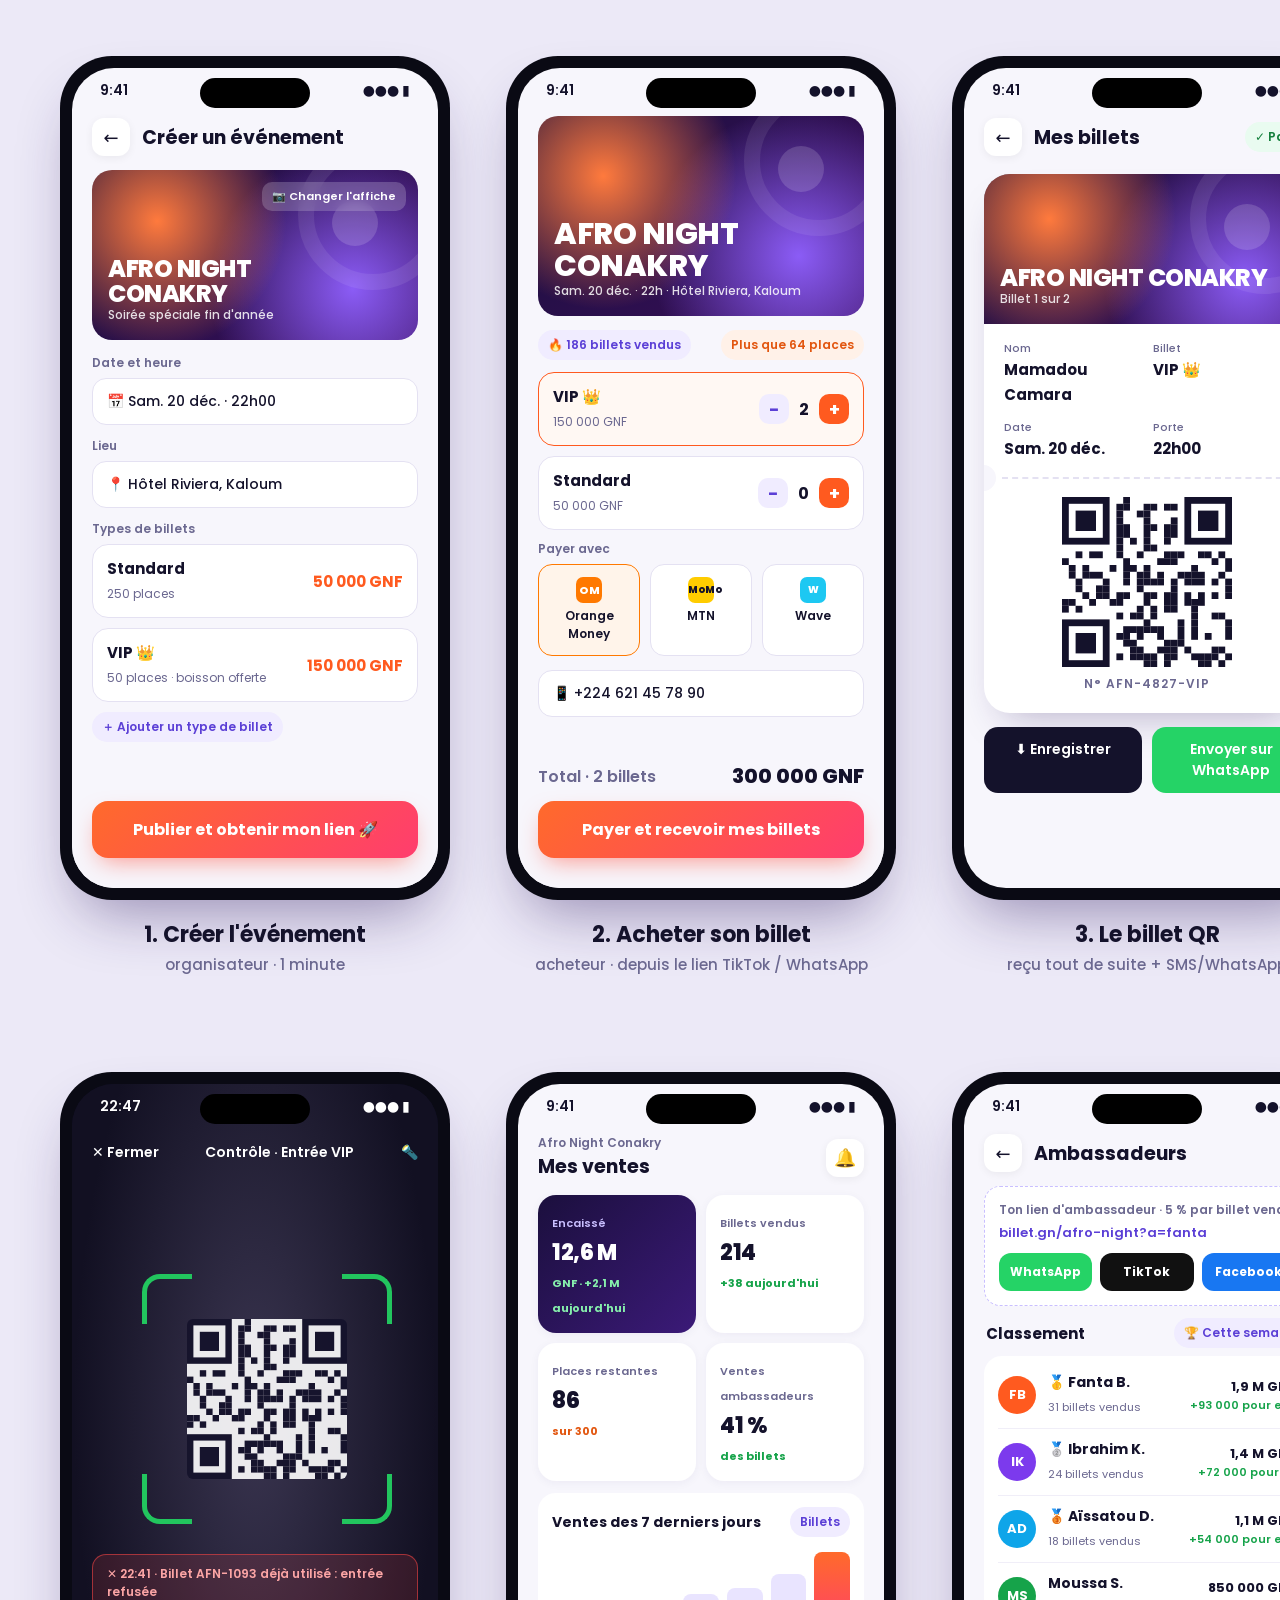
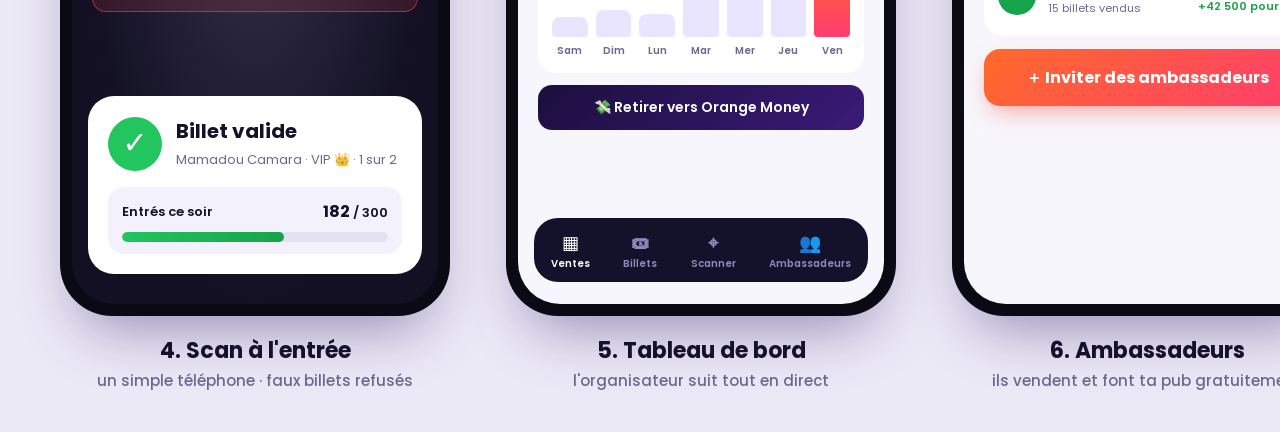
<file: maquettes/maq.html>
<!DOCTYPE html>
<html lang="fr"><head><meta charset="utf-8">
<link href="https://fonts.googleapis.com/css2?family=Poppins:wght@400;500;600;700;800&display=swap" rel="stylesheet">
<style>
*{box-sizing:border-box;margin:0;padding:0}
body{font-family:Poppins,system-ui,sans-serif;background:#ECE9F7;color:#14122B}
.rang{display:flex;gap:56px;padding:56px 60px 40px;align-items:flex-start}
.bloc{display:flex;flex-direction:column;align-items:center;gap:18px}
.leg{font-weight:700;font-size:22px;color:#14122B;text-align:center}
.leg small{display:block;font-weight:500;font-size:15px;color:#6B6890;margin-top:2px}
.tel{width:390px;height:844px;border-radius:52px;background:#0A0A14;padding:12px;box-shadow:0 30px 60px -20px rgba(40,20,90,.45)}
.ecran{width:100%;height:100%;border-radius:42px;overflow:hidden;position:relative;background:#F7F6FC}
.sb{height:44px;display:flex;justify-content:space-between;align-items:center;padding:0 28px;font-size:14px;font-weight:600}
.ile{position:absolute;top:10px;left:50%;transform:translateX(-50%);width:110px;height:30px;background:#000;border-radius:20px;z-index:5}
.sombre{background:#0E0C24;color:#fff}
.hd{display:flex;align-items:center;gap:12px;padding:6px 20px 14px}
.hd .r{width:38px;height:38px;border-radius:12px;background:#fff;display:grid;place-items:center;font-size:18px;box-shadow:0 2px 8px rgba(0,0,0,.06)}
.hd h1{font-size:19px;font-weight:700}
.lbl{font-size:12px;font-weight:600;color:#6B6890;margin:0 0 6px}
.champ{background:#fff;border:1.5px solid #E4E1F2;border-radius:14px;padding:12px 14px;font-size:14px;font-weight:500;margin-bottom:12px;display:flex;align-items:center;gap:10px}
.pad{padding:0 20px}
.affiche{border-radius:20px;height:170px;position:relative;overflow:hidden;background:radial-gradient(circle at 20% 30%,#FF7A3D 0,transparent 45%),radial-gradient(circle at 80% 70%,#8B5CF6 0,transparent 50%),linear-gradient(135deg,#1B0F3D,#3B0F5C);display:flex;flex-direction:column;justify-content:flex-end;padding:16px;color:#fff}
.affiche .t{font-size:24px;font-weight:800;line-height:1.05;letter-spacing:-.5px}
.affiche .s{font-size:12px;opacity:.85;font-weight:500}
.affiche .rond{position:absolute;right:-30px;top:-30px;width:150px;height:150px;border-radius:50%;border:16px solid rgba(255,255,255,.08)}
.affiche .rond2{position:absolute;right:40px;top:30px;width:46px;height:46px;border-radius:50%;background:rgba(255,255,255,.15)}
.ajout{position:absolute;right:12px;top:12px;background:rgba(255,255,255,.2);backdrop-filter:blur(6px);border-radius:10px;padding:6px 10px;font-size:11px;font-weight:600}
.billet-t{display:flex;align-items:center;justify-content:space-between;background:#fff;border:1.5px solid #E4E1F2;border-radius:16px;padding:12px 14px;margin-bottom:10px}
.billet-t b{font-size:15px;display:block}
.billet-t span{font-size:12px;color:#6B6890}
.prix{font-weight:700;color:#FF5A1F;font-size:15px}
.btn{background:linear-gradient(135deg,#FF6A2B,#FF3D6E);color:#fff;font-weight:700;font-size:16px;border-radius:16px;padding:16px;text-align:center;box-shadow:0 10px 24px -8px rgba(255,80,60,.6)}
.btn2{background:#14122B;color:#fff;font-weight:600;font-size:14px;border-radius:14px;padding:12px;text-align:center}
.bas{position:absolute;left:0;right:0;bottom:0;padding:16px 20px 30px;background:linear-gradient(transparent,#F7F6FC 30%)}
.ligne{display:flex;justify-content:space-between;align-items:center}
.pill{display:inline-flex;align-items:center;gap:6px;font-size:12px;font-weight:600;padding:6px 10px;border-radius:30px;background:#F0ECFF;color:#5B3FD6}
.qte{display:flex;align-items:center;gap:10px;font-weight:700}
.qte i{width:30px;height:30px;border-radius:10px;background:#F0ECFF;display:grid;place-items:center;font-style:normal;color:#5B3FD6;font-size:18px}
.qte i.p{background:#FF5A1F;color:#fff}
.pay{display:flex;gap:10px;margin:6px 0 14px}
.pay div{flex:1;border:1.5px solid #E4E1F2;background:#fff;border-radius:14px;padding:12px 8px;text-align:center;font-size:12px;font-weight:600}
.pay div.on{border-color:#FF7900;background:#FFF4EA}
.om{display:inline-block;width:26px;height:26px;border-radius:7px;background:#FF7900;color:#fff;font-weight:800;font-size:11px;line-height:26px;margin-bottom:4px}
.mtn{display:inline-block;width:26px;height:26px;border-radius:7px;background:#FFCC00;color:#14122B;font-weight:800;font-size:10px;line-height:26px;margin-bottom:4px}
.wave{display:inline-block;width:26px;height:26px;border-radius:7px;background:#1DC8F2;color:#fff;font-weight:800;font-size:10px;line-height:26px;margin-bottom:4px}
/* billet */
.ticket{margin:4px 20px 0;background:#fff;border-radius:26px;overflow:hidden;box-shadow:0 20px 40px -20px rgba(40,20,90,.35)}
.ticket .haut{padding:0}
.ticket .affiche{border-radius:0;height:150px}
.ticket .info{padding:16px 20px;display:grid;grid-template-columns:1fr 1fr;gap:12px}
.ticket .info div span{font-size:11px;color:#6B6890;font-weight:500;display:block}
.ticket .info div b{font-size:15px}
.dec{position:relative;border-top:2px dashed #E4E1F2;margin:0 18px}
.dec:before,.dec:after{content:"";position:absolute;top:-14px;width:26px;height:26px;border-radius:50%;background:#F7F6FC}
.dec:before{left:-32px}.dec:after{right:-32px}
.qr{display:flex;flex-direction:column;align-items:center;padding:18px 0 20px;gap:8px}
.qr canvas{width:170px;height:170px}
.qr small{font-size:12px;color:#6B6890;font-weight:600;letter-spacing:1px}
/* scan */
.cam{position:absolute;inset:0;background:radial-gradient(ellipse at 50% 40%,#3A3550 0,#121022 70%)}
.cadre{position:absolute;left:70px;top:190px;width:250px;height:250px}
.cadre i{position:absolute;width:50px;height:50px;border:5px solid #22C55E}
.cadre i:nth-child(1){left:0;top:0;border-right:0;border-bottom:0;border-radius:18px 0 0 0}
.cadre i:nth-child(2){right:0;top:0;border-left:0;border-bottom:0;border-radius:0 18px 0 0}
.cadre i:nth-child(3){left:0;bottom:0;border-right:0;border-top:0;border-radius:0 0 0 18px}
.cadre i:nth-child(4){right:0;bottom:0;border-left:0;border-top:0;border-radius:0 0 18px 0}
.cadre canvas{position:absolute;left:45px;top:45px;width:160px;height:160px;opacity:.9;border-radius:6px}
.ok{position:absolute;left:16px;right:16px;bottom:30px;background:#fff;border-radius:26px;padding:20px;color:#14122B}
.ok .v{display:flex;align-items:center;gap:14px}
.ok .v .c{width:54px;height:54px;border-radius:50%;background:#22C55E;display:grid;place-items:center;color:#fff;font-size:30px;font-weight:800}
.ok .v b{font-size:20px;display:block}
.ok .v span{font-size:13px;color:#6B6890}
.compteur{margin-top:16px;background:#F3F1FB;border-radius:16px;padding:12px 14px}
.barre{height:10px;border-radius:10px;background:#E4E1F2;margin-top:8px;overflow:hidden}
.barre i{display:block;height:100%;width:61%;background:linear-gradient(90deg,#22C55E,#16A34A);border-radius:10px}
.topscan{position:absolute;top:58px;left:20px;right:20px;display:flex;justify-content:space-between;color:#fff;font-weight:600;font-size:14px}
.refus{position:absolute;left:20px;right:20px;top:470px;background:rgba(239,68,68,.15);border:1.5px solid rgba(239,68,68,.6);color:#FCA5A5;border-radius:14px;padding:10px 14px;font-size:12px;font-weight:600}
/* dashboard */
.kpis{display:grid;grid-template-columns:1fr 1fr;gap:10px;margin-bottom:12px}
.kpi{background:#fff;border-radius:18px;padding:14px;box-shadow:0 2px 10px rgba(40,20,90,.05)}
.kpi span{font-size:11px;color:#6B6890;font-weight:600}
.kpi b{display:block;font-size:22px;font-weight:800;letter-spacing:-.5px;margin-top:2px}
.kpi em{font-style:normal;font-size:11px;color:#16A34A;font-weight:700}
.kpi.f{background:linear-gradient(135deg,#1B0F3D,#3B1A78);color:#fff}
.kpi.f span{color:#C9BFFF}
.graph{background:#fff;border-radius:18px;padding:14px;margin-bottom:12px}
.bars{display:flex;align-items:flex-end;gap:8px;height:90px;margin-top:10px}
.bars i{flex:1;background:#E9E4FF;border-radius:8px 8px 4px 4px}
.bars i.h{background:linear-gradient(180deg,#FF6A2B,#FF3D6E)}
.jours{display:flex;gap:8px;margin-top:6px}.jours span{flex:1;text-align:center;font-size:10px;color:#6B6890;font-weight:600}
.liste{background:#fff;border-radius:18px;padding:6px 14px}
.it{display:flex;align-items:center;gap:12px;padding:10px 0;border-bottom:1px solid #F0EEF8}
.it:last-child{border:0}
.av{width:38px;height:38px;border-radius:50%;display:grid;place-items:center;color:#fff;font-weight:700;font-size:13px}
.it .n{flex:1}.it .n b{font-size:14px;display:block}.it .n span{font-size:11px;color:#6B6890}
.it .m{text-align:right;font-size:13px;font-weight:700}.it .m span{display:block;font-size:11px;color:#16A34A;font-weight:600}
.lien{background:#fff;border:1.5px dashed #C9BFFF;border-radius:16px;padding:14px;margin-bottom:12px}
.lien .u{font-size:13px;font-weight:600;color:#5B3FD6;margin:4px 0 10px}
.share{display:flex;gap:8px}.share div{flex:1;border-radius:12px;padding:10px 0;text-align:center;font-size:12px;font-weight:700;color:#fff}
.nav{position:absolute;left:16px;right:16px;bottom:22px;background:#14122B;border-radius:24px;height:64px;display:flex;justify-content:space-around;align-items:center;color:#8E89B8;font-size:10px;font-weight:600}
.nav div{text-align:center}.nav div.on{color:#fff}.nav b{display:block;font-size:18px}
</style></head><body>
<div class="rang" id="r1">
 <div class="bloc"><div class="tel"><div class="ecran"><div class="ile"></div>
  <div class="sb"><span>9:41</span><span>●●● ▮</span></div>
  <div class="hd"><div class="r">←</div><h1>Créer un événement</h1></div>
  <div class="pad">
   <div class="affiche"><div class="rond"></div><div class="rond2"></div><div class="ajout">📷 Changer l'affiche</div><div class="t">AFRO NIGHT<br>CONAKRY</div><div class="s">Soirée spéciale fin d'année</div></div>
   <div style="height:14px"></div>
   <div class="lbl">Date et heure</div><div class="champ">📅 Sam. 20 déc. · 22h00</div>
   <div class="lbl">Lieu</div><div class="champ">📍 Hôtel Riviera, Kaloum</div>
   <div class="lbl">Types de billets</div>
   <div class="billet-t"><div><b>Standard</b><span>250 places</span></div><div class="prix">50 000 GNF</div></div>
   <div class="billet-t"><div><b>VIP 👑</b><span>50 places · boisson offerte</span></div><div class="prix">150 000 GNF</div></div>
   <div class="pill">＋ Ajouter un type de billet</div>
  </div>
  <div class="bas"><div class="btn">Publier et obtenir mon lien 🚀</div></div>
 </div></div><div class="leg">1. Créer l'événement<small>organisateur · 1 minute</small></div></div>

 <div class="bloc"><div class="tel"><div class="ecran"><div class="ile"></div>
  <div class="sb"><span>9:41</span><span>●●● ▮</span></div>
  <div class="pad" style="padding-top:4px">
   <div class="affiche" style="height:200px"><div class="rond"></div><div class="rond2"></div><div class="t" style="font-size:30px">AFRO NIGHT<br>CONAKRY</div><div class="s">Sam. 20 déc. · 22h · Hôtel Riviera, Kaloum</div></div>
   <div class="ligne" style="margin:14px 0 12px"><div class="pill">🔥 186 billets vendus</div><div class="pill" style="background:#FFF1E8;color:#E2560F">Plus que 64 places</div></div>
   <div class="billet-t" style="border-color:#FF5A1F;background:#FFF8F3"><div><b>VIP 👑</b><span>150 000 GNF</span></div><div class="qte"><i>−</i>2<i class="p">+</i></div></div>
   <div class="billet-t"><div><b>Standard</b><span>50 000 GNF</span></div><div class="qte"><i>−</i>0<i class="p">+</i></div></div>
   <div class="lbl" style="margin-top:6px">Payer avec</div>
   <div class="pay"><div class="on"><span class="om">OM</span><br>Orange Money</div><div><span class="mtn">MoMo</span><br>MTN</div><div><span class="wave">W</span><br>Wave</div></div>
   <div class="champ">📱 +224 621 45 78 90</div>
  </div>
  <div class="bas"><div class="ligne" style="margin-bottom:10px;font-weight:600"><span style="color:#6B6890">Total · 2 billets</span><span style="font-size:20px;font-weight:800">300 000 GNF</span></div><div class="btn">Payer et recevoir mes billets</div></div>
 </div></div><div class="leg">2. Acheter son billet<small>acheteur · depuis le lien TikTok / WhatsApp</small></div></div>

 <div class="bloc"><div class="tel"><div class="ecran"><div class="ile"></div>
  <div class="sb"><span>9:41</span><span>●●● ▮</span></div>
  <div class="hd"><div class="r">←</div><h1>Mes billets</h1><div class="pill" style="margin-left:auto;background:#E9FBF0;color:#15803D">✓ Payé</div></div>
  <div class="ticket">
   <div class="affiche"><div class="rond"></div><div class="rond2"></div><div class="t">AFRO NIGHT CONAKRY</div><div class="s">Billet 1 sur 2</div></div>
   <div class="info"><div><span>Nom</span><b>Mamadou Camara</b></div><div><span>Billet</span><b>VIP 👑</b></div><div><span>Date</span><b>Sam. 20 déc.</b></div><div><span>Porte</span><b>22h00</b></div></div>
   <div class="dec"></div>
   <div class="qr"><canvas id="q1" width="170" height="170"></canvas><small>N° AFN-4827-VIP</small></div>
  </div>
  <div class="pad" style="margin-top:14px;display:flex;gap:10px"><div class="btn2" style="flex:1">⬇ Enregistrer</div><div class="btn2" style="flex:1;background:#25D366">Envoyer sur WhatsApp</div></div>
 </div></div><div class="leg">3. Le billet QR<small>reçu tout de suite + SMS/WhatsApp</small></div></div>
</div>

<div class="rang" id="r2">
 <div class="bloc"><div class="tel"><div class="ecran sombre"><div class="cam"></div><div class="ile"></div>
  <div class="sb" style="position:relative"><span>22:47</span><span>●●● ▮</span></div>
  <div class="topscan"><span>✕ Fermer</span><span>Contrôle · Entrée VIP</span><span>🔦</span></div>
  <div class="cadre"><i></i><i></i><i></i><i></i><canvas id="q2" width="160" height="160"></canvas></div>
  <div class="refus">✕ 22:41 · Billet AFN-1093 déjà utilisé : entrée refusée</div>
  <div class="ok"><div class="v"><div class="c">✓</div><div><b>Billet valide</b><span>Mamadou Camara · VIP 👑 · 1 sur 2</span></div></div>
   <div class="compteur"><div class="ligne" style="font-size:13px;font-weight:600"><span>Entrés ce soir</span><span><b style="font-size:16px">182</b> / 300</span></div><div class="barre"><i></i></div></div></div>
 </div></div><div class="leg">4. Scan à l'entrée<small>un simple téléphone · faux billets refusés</small></div></div>

 <div class="bloc"><div class="tel"><div class="ecran"><div class="ile"></div>
  <div class="sb"><span>9:41</span><span>●●● ▮</span></div>
  <div class="hd"><div><div style="font-size:12px;color:#6B6890;font-weight:600">Afro Night Conakry</div><h1>Mes ventes</h1></div><div class="r" style="margin-left:auto">🔔</div></div>
  <div class="pad">
   <div class="kpis"><div class="kpi f"><span>Encaissé</span><b>12,6 M</b><em style="color:#86EFAC">GNF · +2,1 M aujourd'hui</em></div><div class="kpi"><span>Billets vendus</span><b>214</b><em>+38 aujourd'hui</em></div><div class="kpi"><span>Places restantes</span><b>86</b><em style="color:#E2560F">sur 300</em></div><div class="kpi"><span>Ventes ambassadeurs</span><b>41 %</b><em>des billets</em></div></div>
   <div class="graph"><div class="ligne"><b style="font-size:14px">Ventes des 7 derniers jours</b><span class="pill">Billets</span></div><div class="bars"><i style="height:22%"></i><i style="height:30%"></i><i style="height:26%"></i><i style="height:48%"></i><i style="height:55%"></i><i style="height:70%"></i><i class="h" style="height:95%"></i></div><div class="jours"><span>Sam</span><span>Dim</span><span>Lun</span><span>Mar</span><span>Mer</span><span>Jeu</span><span>Ven</span></div></div>
   <div class="btn2" style="background:linear-gradient(135deg,#1B0F3D,#3B1A78)">💸 Retirer vers Orange Money</div>
  </div>
  <div class="nav"><div class="on"><b>▦</b>Ventes</div><div><b>🎟</b>Billets</div><div><b>⌖</b>Scanner</div><div><b>👥</b>Ambassadeurs</div></div>
 </div></div><div class="leg">5. Tableau de bord<small>l'organisateur suit tout en direct</small></div></div>

 <div class="bloc"><div class="tel"><div class="ecran"><div class="ile"></div>
  <div class="sb"><span>9:41</span><span>●●● ▮</span></div>
  <div class="hd"><div class="r">←</div><h1>Ambassadeurs</h1></div>
  <div class="pad">
   <div class="lien"><div class="lbl" style="margin:0">Ton lien d'ambassadeur · 5 % par billet vendu</div><div class="u">billet.gn/afro-night?a=fanta</div><div class="share"><div style="background:#25D366">WhatsApp</div><div style="background:#111">TikTok</div><div style="background:#1877F2">Facebook</div></div></div>
   <div class="ligne" style="margin:4px 2px 8px"><b style="font-size:15px">Classement</b><span class="pill">🏆 Cette semaine</span></div>
   <div class="liste">
    <div class="it"><div class="av" style="background:#FF5A1F">FB</div><div class="n"><b>🥇 Fanta B.</b><span>31 billets vendus</span></div><div class="m">1,9 M GNF<span>+93 000 pour elle</span></div></div>
    <div class="it"><div class="av" style="background:#7C3AED">IK</div><div class="n"><b>🥈 Ibrahim K.</b><span>24 billets vendus</span></div><div class="m">1,4 M GNF<span>+72 000 pour lui</span></div></div>
    <div class="it"><div class="av" style="background:#0EA5E9">AD</div><div class="n"><b>🥉 Aïssatou D.</b><span>18 billets vendus</span></div><div class="m">1,1 M GNF<span>+54 000 pour elle</span></div></div>
    <div class="it"><div class="av" style="background:#16A34A">MS</div><div class="n"><b>Moussa S.</b><span>15 billets vendus</span></div><div class="m">850 000 GNF<span>+42 500 pour lui</span></div></div>
   </div>
   <div class="btn" style="margin-top:14px">＋ Inviter des ambassadeurs</div>
  </div>
 </div></div><div class="leg">6. Ambassadeurs<small>ils vendent et font ta pub gratuitement</small></div></div>
</div>
<script>
function qr(id){const c=document.getElementById(id),x=c.getContext('2d'),n=25,s=c.width/n;let r=7;const R=()=>{r=(r*9301+49297)%233280;return r/233280};
x.fillStyle='#fff';x.fillRect(0,0,c.width,c.height);x.fillStyle='#14122B';
for(let i=0;i<n;i++)for(let j=0;j<n;j++){const f=(i<8&&j<8)||(i<8&&j>n-9)||(i>n-9&&j<8);if(!f&&R()>.52)x.fillRect(i*s,j*s,s,s)}
[[0,0],[n-7,0],[0,n-7]].forEach(([a,b])=>{x.fillRect(a*s,b*s,7*s,7*s);x.fillStyle='#fff';x.fillRect((a+1)*s,(b+1)*s,5*s,5*s);x.fillStyle='#14122B';x.fillRect((a+2)*s,(b+2)*s,3*s,3*s)})}
qr('q1');qr('q2');
</script></body></html>
</file>
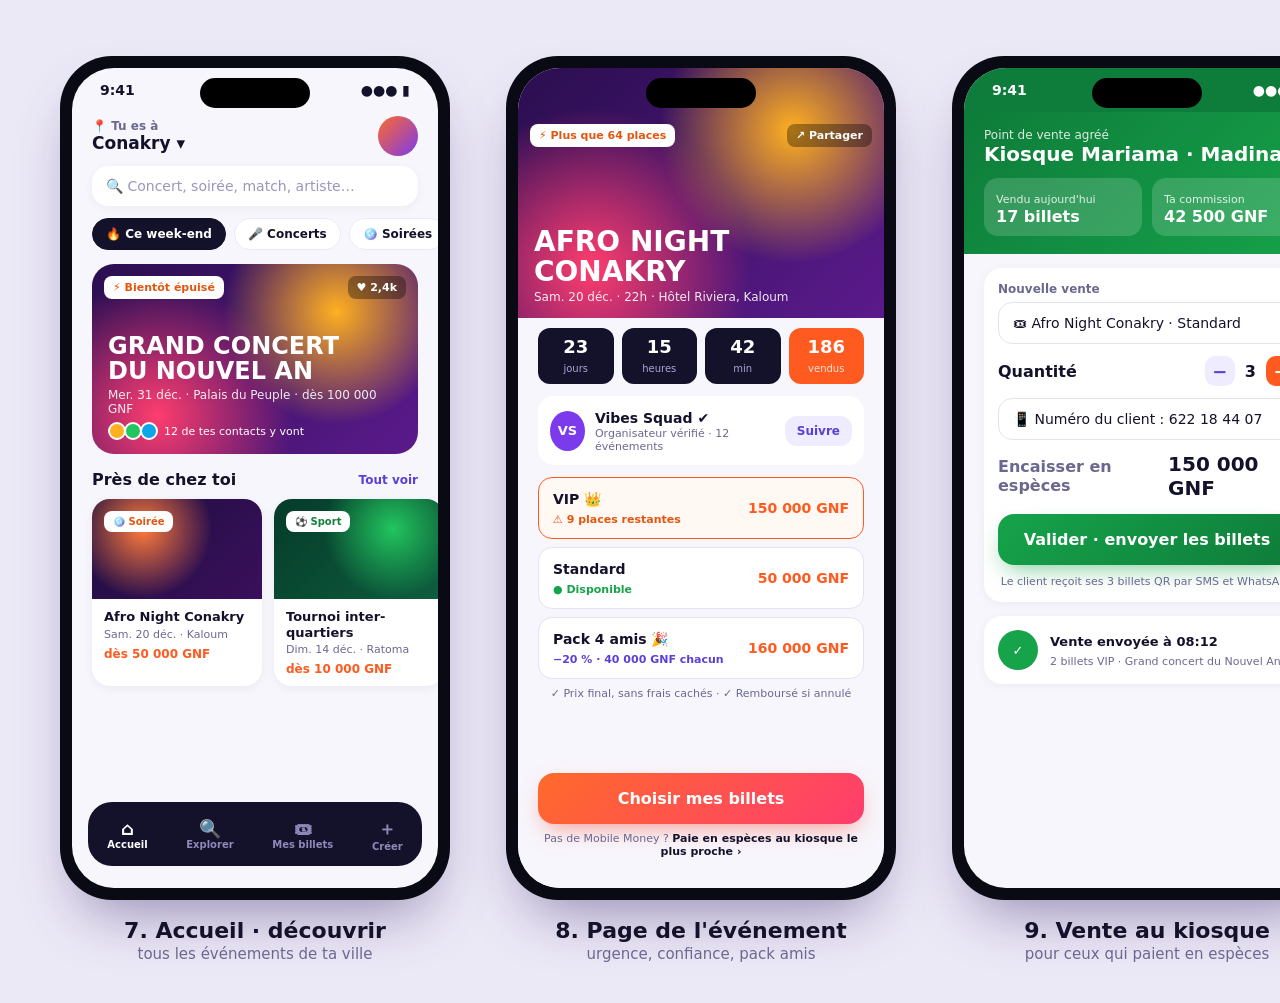
<file: maquettes/maq2.html>
<!DOCTYPE html><html lang="fr"><head><meta charset="utf-8"><style>
*{box-sizing:border-box;margin:0;padding:0}
body{font-family:Poppins,system-ui,sans-serif;background:#ECE9F7;color:#14122B}
.rang{display:flex;gap:56px;padding:56px 60px 40px;align-items:flex-start}
.bloc{display:flex;flex-direction:column;align-items:center;gap:18px}
.leg{font-weight:700;font-size:22px;color:#14122B;text-align:center}
.leg small{display:block;font-weight:500;font-size:15px;color:#6B6890;margin-top:2px}
.tel{width:390px;height:844px;border-radius:52px;background:#0A0A14;padding:12px;box-shadow:0 30px 60px -20px rgba(40,20,90,.45)}
.ecran{width:100%;height:100%;border-radius:42px;overflow:hidden;position:relative;background:#F7F6FC}
.sb{height:44px;display:flex;justify-content:space-between;align-items:center;padding:0 28px;font-size:14px;font-weight:600}
.ile{position:absolute;top:10px;left:50%;transform:translateX(-50%);width:110px;height:30px;background:#000;border-radius:20px;z-index:5}
.sombre{background:#0E0C24;color:#fff}
.hd{display:flex;align-items:center;gap:12px;padding:6px 20px 14px}
.hd .r{width:38px;height:38px;border-radius:12px;background:#fff;display:grid;place-items:center;font-size:18px;box-shadow:0 2px 8px rgba(0,0,0,.06)}
.hd h1{font-size:19px;font-weight:700}
.lbl{font-size:12px;font-weight:600;color:#6B6890;margin:0 0 6px}
.champ{background:#fff;border:1.5px solid #E4E1F2;border-radius:14px;padding:12px 14px;font-size:14px;font-weight:500;margin-bottom:12px;display:flex;align-items:center;gap:10px}
.pad{padding:0 20px}
.affiche{border-radius:20px;height:170px;position:relative;overflow:hidden;background:radial-gradient(circle at 20% 30%,#FF7A3D 0,transparent 45%),radial-gradient(circle at 80% 70%,#8B5CF6 0,transparent 50%),linear-gradient(135deg,#1B0F3D,#3B0F5C);display:flex;flex-direction:column;justify-content:flex-end;padding:16px;color:#fff}
.affiche .t{font-size:24px;font-weight:800;line-height:1.05;letter-spacing:-.5px}
.affiche .s{font-size:12px;opacity:.85;font-weight:500}
.affiche .rond{position:absolute;right:-30px;top:-30px;width:150px;height:150px;border-radius:50%;border:16px solid rgba(255,255,255,.08)}
.affiche .rond2{position:absolute;right:40px;top:30px;width:46px;height:46px;border-radius:50%;background:rgba(255,255,255,.15)}
.ajout{position:absolute;right:12px;top:12px;background:rgba(255,255,255,.2);backdrop-filter:blur(6px);border-radius:10px;padding:6px 10px;font-size:11px;font-weight:600}
.billet-t{display:flex;align-items:center;justify-content:space-between;background:#fff;border:1.5px solid #E4E1F2;border-radius:16px;padding:12px 14px;margin-bottom:10px}
.billet-t b{font-size:15px;display:block}
.billet-t span{font-size:12px;color:#6B6890}
.prix{font-weight:700;color:#FF5A1F;font-size:15px}
.btn{background:linear-gradient(135deg,#FF6A2B,#FF3D6E);color:#fff;font-weight:700;font-size:16px;border-radius:16px;padding:16px;text-align:center;box-shadow:0 10px 24px -8px rgba(255,80,60,.6)}
.btn2{background:#14122B;color:#fff;font-weight:600;font-size:14px;border-radius:14px;padding:12px;text-align:center}
.bas{position:absolute;left:0;right:0;bottom:0;padding:16px 20px 30px;background:linear-gradient(transparent,#F7F6FC 30%)}
.ligne{display:flex;justify-content:space-between;align-items:center}
.pill{display:inline-flex;align-items:center;gap:6px;font-size:12px;font-weight:600;padding:6px 10px;border-radius:30px;background:#F0ECFF;color:#5B3FD6}
.qte{display:flex;align-items:center;gap:10px;font-weight:700}
.qte i{width:30px;height:30px;border-radius:10px;background:#F0ECFF;display:grid;place-items:center;font-style:normal;color:#5B3FD6;font-size:18px}
.qte i.p{background:#FF5A1F;color:#fff}
.pay{display:flex;gap:10px;margin:6px 0 14px}
.pay div{flex:1;border:1.5px solid #E4E1F2;background:#fff;border-radius:14px;padding:12px 8px;text-align:center;font-size:12px;font-weight:600}
.pay div.on{border-color:#FF7900;background:#FFF4EA}
.om{display:inline-block;width:26px;height:26px;border-radius:7px;background:#FF7900;color:#fff;font-weight:800;font-size:11px;line-height:26px;margin-bottom:4px}
.mtn{display:inline-block;width:26px;height:26px;border-radius:7px;background:#FFCC00;color:#14122B;font-weight:800;font-size:10px;line-height:26px;margin-bottom:4px}
.wave{display:inline-block;width:26px;height:26px;border-radius:7px;background:#1DC8F2;color:#fff;font-weight:800;font-size:10px;line-height:26px;margin-bottom:4px}
/* billet */
.ticket{margin:4px 20px 0;background:#fff;border-radius:26px;overflow:hidden;box-shadow:0 20px 40px -20px rgba(40,20,90,.35)}
.ticket .haut{padding:0}
.ticket .affiche{border-radius:0;height:150px}
.ticket .info{padding:16px 20px;display:grid;grid-template-columns:1fr 1fr;gap:12px}
.ticket .info div span{font-size:11px;color:#6B6890;font-weight:500;display:block}
.ticket .info div b{font-size:15px}
.dec{position:relative;border-top:2px dashed #E4E1F2;margin:0 18px}
.dec:before,.dec:after{content:"";position:absolute;top:-14px;width:26px;height:26px;border-radius:50%;background:#F7F6FC}
.dec:before{left:-32px}.dec:after{right:-32px}
.qr{display:flex;flex-direction:column;align-items:center;padding:18px 0 20px;gap:8px}
.qr canvas{width:170px;height:170px}
.qr small{font-size:12px;color:#6B6890;font-weight:600;letter-spacing:1px}
/* scan */
.cam{position:absolute;inset:0;background:radial-gradient(ellipse at 50% 40%,#3A3550 0,#121022 70%)}
.cadre{position:absolute;left:70px;top:190px;width:250px;height:250px}
.cadre i{position:absolute;width:50px;height:50px;border:5px solid #22C55E}
.cadre i:nth-child(1){left:0;top:0;border-right:0;border-bottom:0;border-radius:18px 0 0 0}
.cadre i:nth-child(2){right:0;top:0;border-left:0;border-bottom:0;border-radius:0 18px 0 0}
.cadre i:nth-child(3){left:0;bottom:0;border-right:0;border-top:0;border-radius:0 0 0 18px}
.cadre i:nth-child(4){right:0;bottom:0;border-left:0;border-top:0;border-radius:0 0 18px 0}
.cadre canvas{position:absolute;left:45px;top:45px;width:160px;height:160px;opacity:.9;border-radius:6px}
.ok{position:absolute;left:16px;right:16px;bottom:30px;background:#fff;border-radius:26px;padding:20px;color:#14122B}
.ok .v{display:flex;align-items:center;gap:14px}
.ok .v .c{width:54px;height:54px;border-radius:50%;background:#22C55E;display:grid;place-items:center;color:#fff;font-size:30px;font-weight:800}
.ok .v b{font-size:20px;display:block}
.ok .v span{font-size:13px;color:#6B6890}
.compteur{margin-top:16px;background:#F3F1FB;border-radius:16px;padding:12px 14px}
.barre{height:10px;border-radius:10px;background:#E4E1F2;margin-top:8px;overflow:hidden}
.barre i{display:block;height:100%;width:61%;background:linear-gradient(90deg,#22C55E,#16A34A);border-radius:10px}
.topscan{position:absolute;top:58px;left:20px;right:20px;display:flex;justify-content:space-between;color:#fff;font-weight:600;font-size:14px}
.refus{position:absolute;left:20px;right:20px;top:470px;background:rgba(239,68,68,.15);border:1.5px solid rgba(239,68,68,.6);color:#FCA5A5;border-radius:14px;padding:10px 14px;font-size:12px;font-weight:600}
/* dashboard */
.kpis{display:grid;grid-template-columns:1fr 1fr;gap:10px;margin-bottom:12px}
.kpi{background:#fff;border-radius:18px;padding:14px;box-shadow:0 2px 10px rgba(40,20,90,.05)}
.kpi span{font-size:11px;color:#6B6890;font-weight:600}
.kpi b{display:block;font-size:22px;font-weight:800;letter-spacing:-.5px;margin-top:2px}
.kpi em{font-style:normal;font-size:11px;color:#16A34A;font-weight:700}
.kpi.f{background:linear-gradient(135deg,#1B0F3D,#3B1A78);color:#fff}
.kpi.f span{color:#C9BFFF}
.graph{background:#fff;border-radius:18px;padding:14px;margin-bottom:12px}
.bars{display:flex;align-items:flex-end;gap:8px;height:90px;margin-top:10px}
.bars i{flex:1;background:#E9E4FF;border-radius:8px 8px 4px 4px}
.bars i.h{background:linear-gradient(180deg,#FF6A2B,#FF3D6E)}
.jours{display:flex;gap:8px;margin-top:6px}.jours span{flex:1;text-align:center;font-size:10px;color:#6B6890;font-weight:600}
.liste{background:#fff;border-radius:18px;padding:6px 14px}
.it{display:flex;align-items:center;gap:12px;padding:10px 0;border-bottom:1px solid #F0EEF8}
.it:last-child{border:0}
.av{width:38px;height:38px;border-radius:50%;display:grid;place-items:center;color:#fff;font-weight:700;font-size:13px}
.it .n{flex:1}.it .n b{font-size:14px;display:block}.it .n span{font-size:11px;color:#6B6890}
.it .m{text-align:right;font-size:13px;font-weight:700}.it .m span{display:block;font-size:11px;color:#16A34A;font-weight:600}
.lien{background:#fff;border:1.5px dashed #C9BFFF;border-radius:16px;padding:14px;margin-bottom:12px}
.lien .u{font-size:13px;font-weight:600;color:#5B3FD6;margin:4px 0 10px}
.share{display:flex;gap:8px}.share div{flex:1;border-radius:12px;padding:10px 0;text-align:center;font-size:12px;font-weight:700;color:#fff}
.nav{position:absolute;left:16px;right:16px;bottom:22px;background:#14122B;border-radius:24px;height:64px;display:flex;justify-content:space-around;align-items:center;color:#8E89B8;font-size:10px;font-weight:600}
.nav div{text-align:center}.nav div.on{color:#fff}.nav b{display:block;font-size:18px}

.top{display:flex;align-items:center;justify-content:space-between;padding:4px 20px 10px}
.ville{font-size:12px;color:#6B6890;font-weight:600}.ville b{display:block;font-size:17px;color:#14122B}
.rech{margin:0 20px 12px;background:#fff;border-radius:16px;padding:12px 14px;font-size:14px;color:#9A96BC;display:flex;gap:10px;box-shadow:0 2px 10px rgba(40,20,90,.05)}
.chips{display:flex;gap:8px;padding:0 20px 14px;overflow:hidden;white-space:nowrap}
.chips span{padding:8px 13px;border-radius:30px;background:#fff;font-size:12px;font-weight:600;border:1.5px solid #ECE9F7}
.chips span.on{background:#14122B;color:#fff;border-color:#14122B}
.sec{display:flex;justify-content:space-between;align-items:center;padding:0 20px 10px}.sec b{font-size:16px}.sec span{font-size:12px;color:#5B3FD6;font-weight:600}
.une{margin:0 20px 16px;border-radius:22px;overflow:hidden;position:relative;height:190px;color:#fff;background:radial-gradient(circle at 75% 25%,#FFB020 0,transparent 40%),radial-gradient(circle at 20% 80%,#FF3D6E 0,transparent 45%),linear-gradient(135deg,#2A0E4F,#5B1A8C)}
.une .b{position:absolute;left:16px;bottom:14px;right:16px}
.une .t{font-size:24px;font-weight:800;line-height:1.05}
.une .s{font-size:12px;opacity:.9;margin-top:4px}
.tag{position:absolute;top:12px;left:12px;font-size:11px;font-weight:700;padding:5px 9px;border-radius:8px;background:#fff;color:#E2560F}
.tag2{position:absolute;top:12px;right:12px;font-size:11px;font-weight:700;padding:5px 9px;border-radius:8px;background:rgba(0,0,0,.35);color:#fff}
.cartes{display:flex;gap:12px;padding:0 20px}
.carte{width:170px;flex:none;background:#fff;border-radius:18px;overflow:hidden;box-shadow:0 2px 10px rgba(40,20,90,.06)}
.carte .im{height:100px;position:relative}
.carte .c{padding:10px 12px}.carte .c b{font-size:13px;display:block;line-height:1.2}
.carte .c span{font-size:11px;color:#6B6890;display:block;margin-top:3px}
.carte .c em{font-style:normal;font-size:12px;font-weight:700;color:#FF5A1F;display:block;margin-top:6px}
.amis{display:flex;align-items:center;gap:6px;font-size:11px;color:#6B6890;margin-top:6px}
.amis i{width:18px;height:18px;border-radius:50%;border:2px solid #fff;margin-left:-8px;display:inline-block}.amis i:first-child{margin-left:0}
.org{display:flex;align-items:center;gap:10px;background:#fff;border-radius:16px;padding:12px;margin:12px 0}
.org .av{width:40px;height:40px}
.org b{font-size:14px}.org span{font-size:11px;color:#6B6890;display:block}
.suivre{margin-left:auto;background:#F0ECFF;color:#5B3FD6;font-size:12px;font-weight:700;padding:8px 12px;border-radius:12px}
.cd{display:flex;gap:8px;margin:10px 0}.cd div{flex:1;background:#14122B;color:#fff;border-radius:12px;text-align:center;padding:8px 0}.cd b{font-size:18px;display:block}.cd span{font-size:10px;color:#A9A4D6}
.cat{display:flex;justify-content:space-between;align-items:center;background:#fff;border:1.5px solid #E4E1F2;border-radius:14px;padding:11px 14px;margin-bottom:8px}
.cat b{font-size:14px}.cat span{font-size:11px;font-weight:700}
.kio{background:linear-gradient(135deg,#0E7C3A,#16A34A);color:#fff;padding:16px 20px 18px}
.kio .s{font-size:12px;opacity:.85}.kio b{font-size:20px;display:block}
.solde{display:flex;gap:10px;margin-top:12px}.solde div{flex:1;background:rgba(255,255,255,.16);border-radius:14px;padding:10px 12px}.solde span{font-size:11px;opacity:.85}.solde b{font-size:16px}
.vente{background:#fff;border-radius:18px;padding:14px;margin:14px 20px 0;box-shadow:0 2px 10px rgba(40,20,90,.05)}
</style></head><body><div class="rang">
 <div class="bloc"><div class="tel"><div class="ecran"><div class="ile"></div>
  <div class="sb"><span>9:41</span><span>●●● ▮</span></div>
  <div class="top"><div class="ville">📍 Tu es à<b>Conakry ▾</b></div><div class="r" style="width:40px;height:40px;border-radius:50%;background:linear-gradient(135deg,#FF6A2B,#7C3AED)"></div></div>
  <div class="rech">🔍 Concert, soirée, match, artiste…</div>
  <div class="chips"><span class="on">🔥 Ce week-end</span><span>🎤 Concerts</span><span>🪩 Soirées</span><span>⚽ Sport</span><span>🎭 Culture</span></div>
  <div class="une"><div class="tag">⚡ Bientôt épuisé</div><div class="tag2">♥ 2,4k</div><div class="b"><div class="t">GRAND CONCERT<br>DU NOUVEL AN</div><div class="s">Mer. 31 déc. · Palais du Peuple · dès 100 000 GNF</div><div class="amis"><i style="background:#FFB020"></i><i style="background:#22C55E"></i><i style="background:#0EA5E9"></i><span style="color:#fff">12 de tes contacts y vont</span></div></div></div>
  <div class="sec"><b>Près de chez toi</b><span>Tout voir</span></div>
  <div class="cartes">
   <div class="carte"><div class="im" style="background:radial-gradient(circle at 30% 30%,#FF7A3D,transparent 50%),linear-gradient(135deg,#1B0F3D,#3B0F5C)"><div class="tag" style="font-size:10px">🪩 Soirée</div></div><div class="c"><b>Afro Night Conakry</b><span>Sam. 20 déc. · Kaloum</span><em>dès 50 000 GNF</em></div></div>
   <div class="carte"><div class="im" style="background:radial-gradient(circle at 70% 30%,#22C55E,transparent 50%),linear-gradient(135deg,#053B2A,#0E5E3E)"><div class="tag" style="font-size:10px;color:#15803D">⚽ Sport</div></div><div class="c"><b>Tournoi inter-quartiers</b><span>Dim. 14 déc. · Ratoma</span><em>dès 10 000 GNF</em></div></div>
  </div>
  <div class="nav"><div class="on"><b>⌂</b>Accueil</div><div><b>🔍</b>Explorer</div><div><b>🎟</b>Mes billets</div><div><b>＋</b>Créer</div></div>
 </div></div><div class="leg">7. Accueil · découvrir<small>tous les événements de ta ville</small></div></div>

 <div class="bloc"><div class="tel"><div class="ecran"><div class="ile"></div>
  <div class="une" style="margin:0;border-radius:0;height:250px"><div class="tag" style="top:56px">⚡ Plus que 64 places</div><div class="tag2" style="top:56px">↗ Partager</div><div class="b"><div class="t" style="font-size:28px">AFRO NIGHT<br>CONAKRY</div><div class="s">Sam. 20 déc. · 22h · Hôtel Riviera, Kaloum</div></div></div>
  <div class="pad">
   <div class="cd"><div><b>23</b><span>jours</span></div><div><b>15</b><span>heures</span></div><div><b>42</b><span>min</span></div><div style="background:#FF5A1F"><b>186</b><span style="color:#FFE1D3">vendus</span></div></div>
   <div class="org"><div class="av" style="background:#7C3AED">VS</div><div><b>Vibes Squad ✔</b><span>Organisateur vérifié · 12 événements</span></div><div class="suivre">Suivre</div></div>
   <div class="cat" style="border-color:#FF5A1F;background:#FFF8F3"><div><b>VIP 👑</b><br><span style="color:#E2560F">⚠ 9 places restantes</span></div><b style="color:#FF5A1F">150 000 GNF</b></div>
   <div class="cat"><div><b>Standard</b><br><span style="color:#16A34A">● Disponible</span></div><b style="color:#FF5A1F">50 000 GNF</b></div>
   <div class="cat"><div><b>Pack 4 amis 🎉</b><br><span style="color:#5B3FD6">−20 % · 40 000 GNF chacun</span></div><b style="color:#FF5A1F">160 000 GNF</b></div>
   <div style="font-size:11px;color:#6B6890;text-align:center;margin-top:4px">✓ Prix final, sans frais cachés · ✓ Remboursé si annulé</div>
  </div>
  <div class="bas"><div class="btn">Choisir mes billets</div><div style="font-size:11px;color:#6B6890;text-align:center;margin-top:8px">Pas de Mobile Money ? <b style="color:#14122B">Paie en espèces au kiosque le plus proche ›</b></div></div>
 </div></div><div class="leg">8. Page de l'événement<small>urgence, confiance, pack amis</small></div></div>

 <div class="bloc"><div class="tel"><div class="ecran"><div class="ile"></div>
  <div class="sb" style="background:#0E7C3A;color:#fff"><span>9:41</span><span>●●● ▮</span></div>
  <div class="kio"><div class="s">Point de vente agréé</div><b>Kiosque Mariama · Madina</b>
   <div class="solde"><div><span>Vendu aujourd'hui</span><br><b>17 billets</b></div><div><span>Ta commission</span><br><b>42 500 GNF</b></div></div></div>
  <div class="vente">
   <div class="lbl">Nouvelle vente</div>
   <div class="champ">🎟 Afro Night Conakry · Standard</div>
   <div class="ligne" style="margin-bottom:12px"><span style="font-weight:600">Quantité</span><div class="qte"><i>−</i>3<i class="p">+</i></div></div>
   <div class="champ">📱 Numéro du client : 622 18 44 07</div>
   <div class="ligne" style="margin:4px 0 14px"><span style="color:#6B6890;font-weight:600">Encaisser en espèces</span><span style="font-size:20px;font-weight:800">150 000 GNF</span></div>
   <div class="btn" style="background:linear-gradient(135deg,#16A34A,#0E7C3A);box-shadow:0 10px 24px -8px rgba(22,163,74,.6)">Valider · envoyer les billets</div>
   <div style="font-size:11px;color:#6B6890;text-align:center;margin-top:10px">Le client reçoit ses 3 billets QR par SMS et WhatsApp</div>
  </div>
  <div class="vente" style="display:flex;align-items:center;gap:12px"><div class="av" style="background:#16A34A;width:40px;height:40px">✓</div><div><b style="font-size:13px">Vente envoyée à 08:12</b><br><span style="font-size:11px;color:#6B6890">2 billets VIP · Grand concert du Nouvel An</span></div></div>
 </div></div><div class="leg">9. Vente au kiosque<small>pour ceux qui paient en espèces</small></div></div>
</div></body></html>
</file>
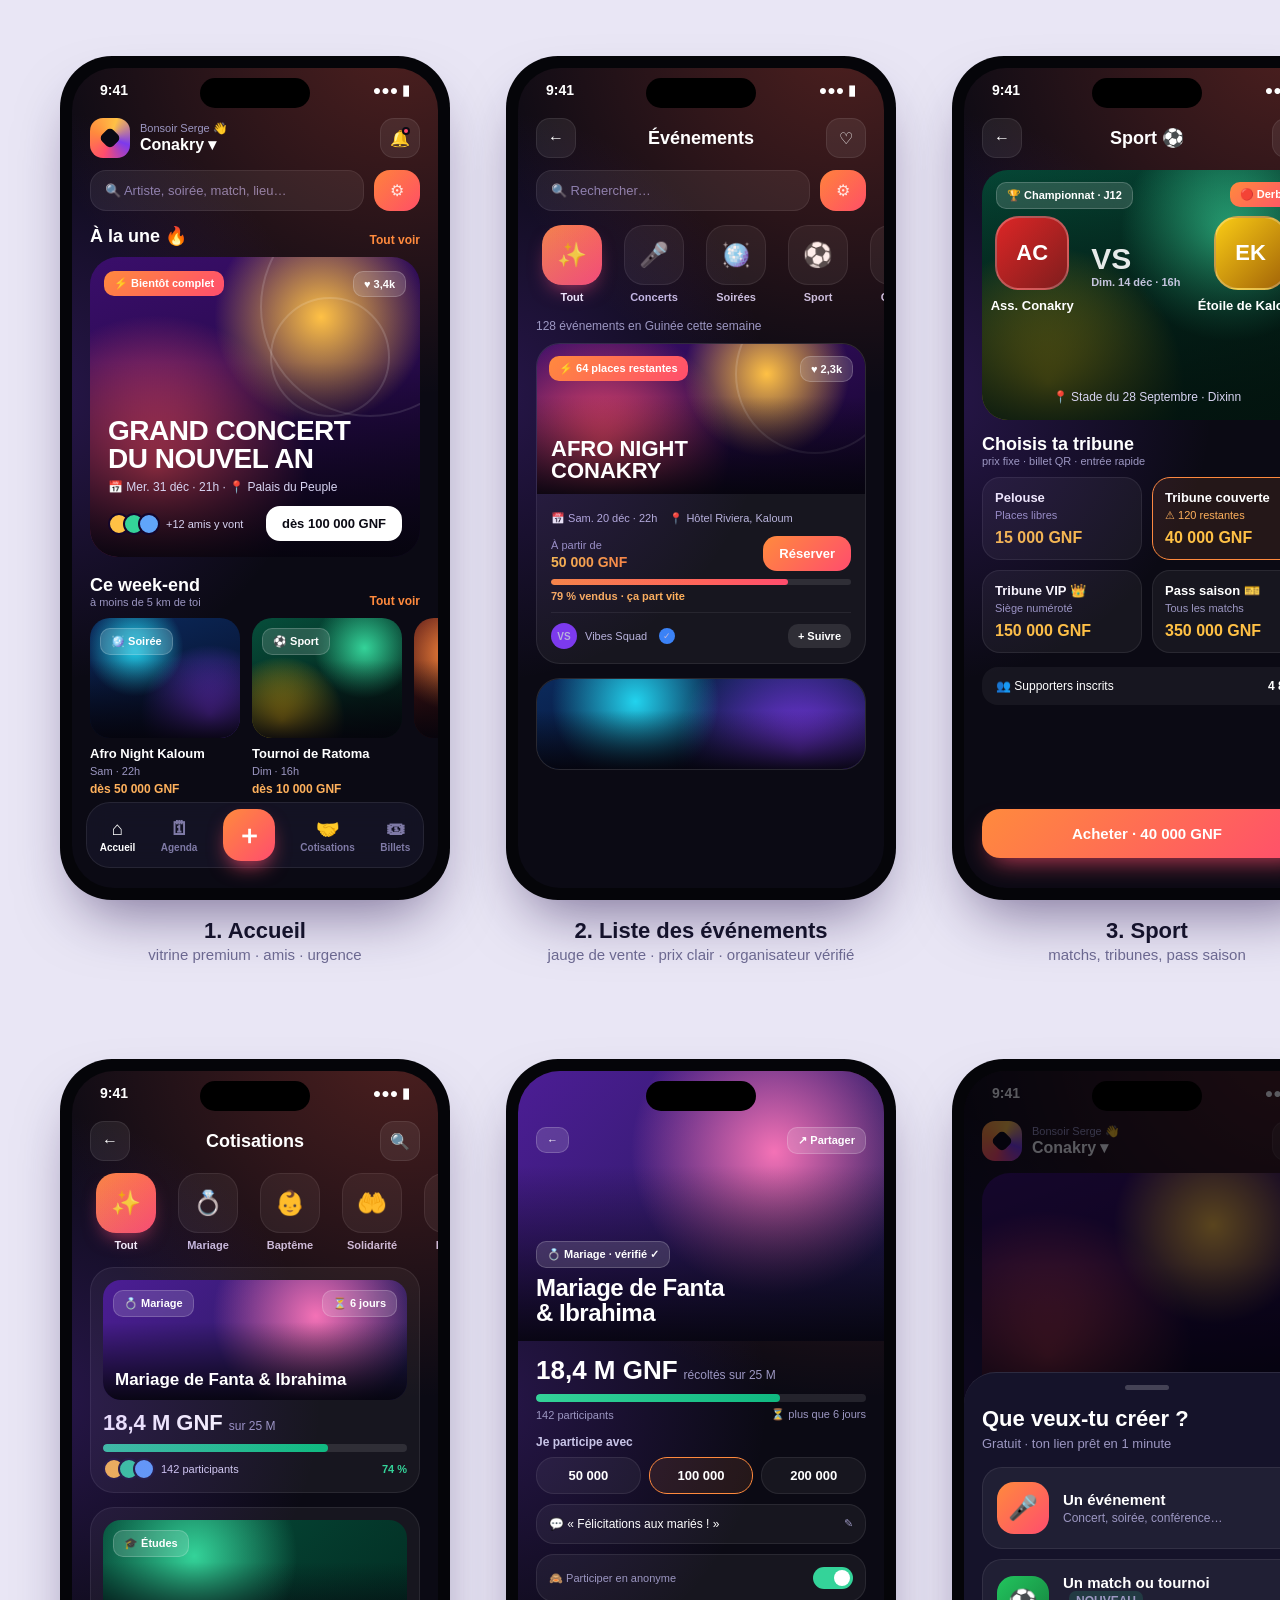
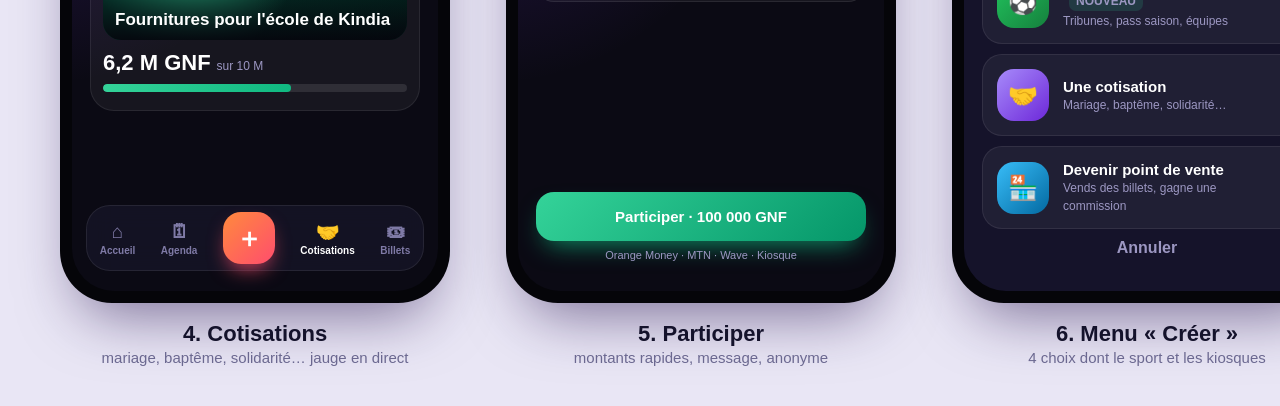
<file: maquettes/premium.html>
<!DOCTYPE html><html lang="fr"><head><meta charset="utf-8"><style>
*{box-sizing:border-box;margin:0;padding:0}
body{font-family:Poppins,sans-serif;background:#E9E6F5;color:#fff}
.rang{display:flex;gap:56px;padding:56px 60px 40px}
.bloc{display:flex;flex-direction:column;align-items:center;gap:18px}
.leg{font-weight:700;font-size:22px;color:#14122B;text-align:center}.leg small{display:block;font-weight:500;font-size:15px;color:#6B6890;margin-top:2px}
.tel{width:390px;height:844px;border-radius:52px;background:#050509;padding:12px;box-shadow:0 30px 60px -20px rgba(30,10,70,.55)}
.e{width:100%;height:100%;border-radius:42px;overflow:hidden;position:relative;background:#0B0A14}
.e:before{content:"";position:absolute;inset:0;background:radial-gradient(circle at 90% -5%,rgba(255,90,60,.28),transparent 40%),radial-gradient(circle at -10% 40%,rgba(124,58,237,.25),transparent 45%);pointer-events:none}
.ile{position:absolute;top:10px;left:50%;transform:translateX(-50%);width:110px;height:30px;background:#000;border-radius:20px;z-index:9}
.sb{height:44px;display:flex;justify-content:space-between;align-items:center;padding:0 28px;font-size:14px;font-weight:600;position:relative}
.p{padding:0 18px;position:relative}
.mute{color:#9C97C2}
.hdr{display:flex;align-items:center;justify-content:space-between;padding:6px 18px 12px;position:relative}
.logo{width:40px;height:40px;border-radius:13px;background:conic-gradient(from 200deg,#FF4D6D,#FF8A3D,#FFC145,#7C3AED,#FF4D6D);display:grid;place-items:center}
.logo i{width:16px;height:16px;border-radius:5px;background:#0B0A14;transform:rotate(45deg)}
.loc{font-size:11px;color:#9C97C2;font-weight:500}.loc b{display:block;font-size:16px;color:#fff;font-weight:700}
.ic{width:40px;height:40px;border-radius:14px;background:rgba(255,255,255,.07);border:1px solid rgba(255,255,255,.08);display:grid;place-items:center;font-size:16px;position:relative}
.dot{position:absolute;top:8px;right:9px;width:8px;height:8px;border-radius:50%;background:#FF4D6D;border:2px solid #0B0A14}
.srch{margin:0 18px 14px;display:flex;gap:10px}
.srch div:first-child{flex:1;background:rgba(255,255,255,.07);border:1px solid rgba(255,255,255,.08);border-radius:16px;padding:12px 14px;font-size:13px;color:#8A85B0}
.filt{width:46px;border-radius:16px;background:linear-gradient(135deg,#FF8A3D,#FF4D6D);display:grid;place-items:center;font-size:16px}
.cats{display:flex;gap:10px;padding:0 18px 16px;overflow:hidden}
.cat{flex:none;width:72px;text-align:center;font-size:11px;font-weight:600;color:#C9C5E8}
.cat div{width:60px;height:60px;margin:0 auto 6px;border-radius:20px;background:rgba(255,255,255,.06);border:1px solid rgba(255,255,255,.08);display:grid;place-items:center;font-size:24px}
.cat.on div{background:linear-gradient(135deg,#FF8A3D,#FF4D6D);border:0;box-shadow:0 10px 20px -8px rgba(255,77,109,.7)}
.cat.on{color:#fff}
.sec{display:flex;justify-content:space-between;align-items:flex-end;padding:0 18px 10px;position:relative}
.sec b{font-size:18px;font-weight:700}.sec small{display:block;font-size:11px;color:#9C97C2;font-weight:500}
.sec span{font-size:12px;color:#FF8A3D;font-weight:600}
.hero{margin:0 18px 18px;height:300px;border-radius:28px;position:relative;overflow:hidden}
.ps1{background:radial-gradient(circle at 70% 20%,#FFC145 0,transparent 32%),radial-gradient(circle at 20% 70%,#FF4D6D 0,transparent 45%),linear-gradient(160deg,#3A0E6B,#14062B)}
.ps2{background:radial-gradient(circle at 30% 25%,#22D3EE 0,transparent 35%),radial-gradient(circle at 80% 80%,#7C3AED 0,transparent 45%),linear-gradient(160deg,#0B2A5C,#070B24)}
.ps3{background:radial-gradient(circle at 75% 25%,#34D399 0,transparent 35%),radial-gradient(circle at 20% 85%,#FACC15 0,transparent 40%),linear-gradient(160deg,#064E3B,#03140F)}
.ps4{background:radial-gradient(circle at 25% 30%,#FF8A3D 0,transparent 40%),linear-gradient(160deg,#5B1A1A,#1A0707)}
.ring{position:absolute;border-radius:50%;border:2px solid rgba(255,255,255,.14)}
.shade{position:absolute;inset:0;background:linear-gradient(180deg,transparent 35%,rgba(5,4,12,.92))}
.glass{position:absolute;font-size:11px;font-weight:700;padding:6px 10px;border-radius:10px;background:rgba(255,255,255,.14);backdrop-filter:blur(10px);border:1px solid rgba(255,255,255,.18)}
.hot{background:linear-gradient(135deg,#FF8A3D,#FF4D6D);border:0}
.vrf{display:inline-grid;place-items:center;width:16px;height:16px;border-radius:50%;background:#3B82F6;font-size:9px;vertical-align:1px;margin-left:4px}
.hb{position:absolute;left:18px;right:18px;bottom:16px}
.ht{font-size:28px;font-weight:800;line-height:1.02;letter-spacing:-.5px}
.hm{font-size:12px;color:#D8D4F2;margin:6px 0 12px}
.row{display:flex;align-items:center;justify-content:space-between}
.amis{display:flex;align-items:center;font-size:11px;color:#D8D4F2}
.amis i{width:22px;height:22px;border-radius:50%;border:2px solid #14062B;margin-left:-7px;display:inline-block}.amis i:first-child{margin-left:0}.amis span{margin-left:6px}
.bt{background:#fff;color:#0B0A14;font-weight:700;font-size:13px;padding:10px 16px;border-radius:14px}
.btg{background:linear-gradient(135deg,#FF8A3D,#FF4D6D);color:#fff;font-weight:700;border-radius:18px;padding:16px;text-align:center;font-size:15px;box-shadow:0 12px 26px -10px rgba(255,77,109,.8)}
.mini{display:flex;gap:12px;padding:0 18px}
.mc{flex:none;width:150px}
.mc .im{height:120px;border-radius:20px;position:relative;overflow:hidden;margin-bottom:8px}
.mc b{font-size:13px;display:block}.mc span{font-size:11px;color:#9C97C2}
.mc em{font-style:normal;font-size:12px;font-weight:700;color:#FFB15C}
.nav{position:absolute;left:14px;right:14px;bottom:20px;height:66px;border-radius:24px;background:rgba(22,20,38,.85);backdrop-filter:blur(14px);border:1px solid rgba(255,255,255,.08);display:flex;justify-content:space-around;align-items:center;font-size:10px;font-weight:600;color:#7F7AA6;z-index:5}
.nav div{text-align:center}.nav b{display:block;font-size:19px;margin-bottom:2px}
.nav .on{color:#fff}.nav .plus{width:52px;height:52px;border-radius:18px;background:linear-gradient(135deg,#FF8A3D,#FF4D6D);display:grid;place-items:center;font-size:26px;color:#fff;box-shadow:0 10px 20px -6px rgba(255,77,109,.8)}
/* liste */
.card{margin:0 18px 14px;background:rgba(255,255,255,.05);border:1px solid rgba(255,255,255,.08);border-radius:24px;overflow:hidden}
.card .im{height:150px;position:relative}
.card .c{padding:12px 14px 14px}
.card .t{font-size:16px;font-weight:700}
.meta{display:flex;gap:12px;font-size:11px;color:#B9B4DC;margin:6px 0 10px;flex-wrap:wrap}
.prix{font-size:14px;font-weight:800;background:linear-gradient(90deg,#FFC145,#FF8A3D);-webkit-background-clip:text;color:transparent}
.org{display:flex;align-items:center;gap:8px;font-size:11px;color:#B9B4DC;margin-top:10px;padding-top:10px;border-top:1px solid rgba(255,255,255,.07)}
.av{width:26px;height:26px;border-radius:50%;display:grid;place-items:center;font-size:10px;font-weight:700}
.sui{margin-left:auto;font-size:11px;font-weight:700;color:#fff;padding:6px 10px;border-radius:10px;background:rgba(255,255,255,.1)}
.jauge{height:6px;border-radius:6px;background:rgba(255,255,255,.1);overflow:hidden;margin-top:8px}.jauge i{display:block;height:100%;border-radius:6px;background:linear-gradient(90deg,#FF8A3D,#FF4D6D)}
.cnt{font-size:11px;color:#FFB15C;font-weight:600;margin-top:5px}
/* sport */
.match{margin:0 18px 14px;border-radius:26px;overflow:hidden;position:relative;height:250px}
.vs{position:absolute;left:0;right:0;top:46px;display:flex;justify-content:space-around;align-items:center}
.club{text-align:center;font-size:13px;font-weight:700}
.club div{width:74px;height:74px;border-radius:24px;margin:0 auto 8px;display:grid;place-items:center;font-size:22px;font-weight:800;border:2px solid rgba(255,255,255,.25)}
.vsx{font-size:30px;font-weight:800;opacity:.9}
.vsx small{display:block;font-size:11px;font-weight:600;color:#D8D4F2;text-align:center}
.trib{display:grid;grid-template-columns:1fr 1fr;gap:10px;margin:0 18px}
.tb{background:rgba(255,255,255,.05);border:1px solid rgba(255,255,255,.08);border-radius:18px;padding:12px}
.tb b{font-size:13px;display:block}.tb span{font-size:11px;color:#9C97C2}.tb em{display:block;font-style:normal;font-weight:800;margin-top:6px;color:#FFC145}
.tb.on{border-color:#FF8A3D;background:rgba(255,138,61,.1)}
/* cotisation */
.cot{margin:0 18px 14px;background:rgba(255,255,255,.05);border:1px solid rgba(255,255,255,.08);border-radius:24px;padding:12px}
.cot .im{height:120px;border-radius:18px;position:relative;overflow:hidden;margin-bottom:10px}
.mont{display:flex;align-items:baseline;gap:6px}.mont b{font-size:22px;font-weight:800}.mont span{font-size:12px;color:#9C97C2}
.jg{height:8px;border-radius:8px;background:rgba(255,255,255,.1);margin:8px 0 6px;overflow:hidden}.jg i{display:block;height:100%;border-radius:8px;background:linear-gradient(90deg,#34D399,#10B981)}
/* sheet */
.voile{position:absolute;inset:0;background:rgba(3,2,10,.65);z-index:6}
.sheet{position:absolute;left:0;right:0;bottom:0;z-index:7;background:#15132A;border-radius:32px 32px 0 0;padding:12px 18px 34px;border-top:1px solid rgba(255,255,255,.1)}
.poi{width:44px;height:5px;border-radius:5px;background:rgba(255,255,255,.2);margin:0 auto 16px}
.opt{display:flex;align-items:center;gap:14px;padding:14px;border-radius:20px;background:rgba(255,255,255,.05);border:1px solid rgba(255,255,255,.08);margin-bottom:10px}
.opt .ico{width:52px;height:52px;border-radius:17px;display:grid;place-items:center;font-size:24px;flex:none}
.opt b{font-size:15px;display:block}.opt span{font-size:12px;color:#9C97C2}
.opt .fl{margin-left:auto;color:#6F6A96;font-size:20px}
.badge{display:inline-block;font-size:10px;font-weight:700;padding:3px 7px;border-radius:7px;background:rgba(52,211,153,.15);color:#34D399;margin-left:6px;vertical-align:2px}
</style></head><body>

<div class="rang" id="r1">
<!-- ACCUEIL -->
<div class="bloc"><div class="tel"><div class="e"><div class="ile"></div>
 <div class="sb"><span>9:41</span><span>●●● ▮</span></div>
 <div class="hdr"><div style="display:flex;gap:10px;align-items:center"><div class="logo"><i></i></div><div class="loc">Bonsoir Serge 👋<b>Conakry ▾</b></div></div><div class="ic">🔔<span class="dot"></span></div></div>
 <div class="srch"><div>🔍  Artiste, soirée, match, lieu…</div><div class="filt">⚙</div></div>
 <div class="sec"><div><b>À la une 🔥</b></div><span>Tout voir</span></div>
 <div class="hero ps1"><div class="ring" style="width:220px;height:220px;right:-60px;top:-60px"></div><div class="ring" style="width:120px;height:120px;right:30px;top:40px"></div><div class="shade"></div>
  <div class="glass hot" style="left:14px;top:14px">⚡ Bientôt complet</div><div class="glass" style="right:14px;top:14px">♥ 3,4k</div>
  <div class="hb"><div class="ht">GRAND CONCERT<br>DU NOUVEL AN</div><div class="hm">📅 Mer. 31 déc · 21h  ·  📍 Palais du Peuple</div>
  <div class="row"><div class="amis"><i style="background:#FFC145"></i><i style="background:#34D399"></i><i style="background:#60A5FA"></i><span>+12 amis y vont</span></div><div class="bt">dès 100 000 GNF</div></div></div></div>
 <div class="sec"><div><b>Ce week-end</b><small>à moins de 5 km de toi</small></div><span>Tout voir</span></div>
 <div class="mini">
  <div class="mc"><div class="im ps2"><div class="shade"></div><div class="glass" style="left:10px;top:10px">🪩 Soirée</div></div><b>Afro Night Kaloum</b><span>Sam · 22h</span><br><em>dès 50 000 GNF</em></div>
  <div class="mc"><div class="im ps3"><div class="shade"></div><div class="glass" style="left:10px;top:10px">⚽ Sport</div></div><b>Tournoi de Ratoma</b><span>Dim · 16h</span><br><em>dès 10 000 GNF</em></div>
  <div class="mc"><div class="im ps4"><div class="shade"></div></div></div>
 </div>
 <div class="nav"><div class="on"><b>⌂</b>Accueil</div><div><b>🗓</b>Agenda</div><div class="plus">＋</div><div><b>🤝</b>Cotisations</div><div><b>🎟</b>Billets</div></div>
</div></div><div class="leg">1. Accueil<small>vitrine premium · amis · urgence</small></div></div>

<!-- LISTE EVENEMENTS -->
<div class="bloc"><div class="tel"><div class="e"><div class="ile"></div>
 <div class="sb"><span>9:41</span><span>●●● ▮</span></div>
 <div class="hdr"><div class="ic">←</div><b style="font-size:18px">Événements</b><div class="ic">♡</div></div>
 <div class="srch"><div>🔍  Rechercher…</div><div class="filt">⚙</div></div>
 <div class="cats"><div class="cat on"><div>✨</div>Tout</div><div class="cat"><div>🎤</div>Concerts</div><div class="cat"><div>🪩</div>Soirées</div><div class="cat"><div>⚽</div>Sport</div><div class="cat"><div>🎭</div>Culture</div></div>
 <div class="p mute" style="font-size:12px;margin-bottom:10px">128 événements en Guinée cette semaine</div>
 <div class="card"><div class="im ps1"><div class="ring" style="width:160px;height:160px;right:-30px;top:-50px"></div><div class="shade"></div><div class="glass hot" style="left:12px;top:12px">⚡ 64 places restantes</div><div class="glass" style="right:12px;top:12px">♥ 2,3k</div>
  <div style="position:absolute;left:14px;bottom:12px;font-size:22px;font-weight:800;line-height:1">AFRO NIGHT<br>CONAKRY</div></div>
  <div class="c"><div class="meta"><span>📅 Sam. 20 déc · 22h</span><span>📍 Hôtel Riviera, Kaloum</span></div>
  <div class="row"><div><span class="mute" style="font-size:11px">À partir de</span><br><span class="prix">50 000 GNF</span></div><div class="bt" style="background:linear-gradient(135deg,#FF8A3D,#FF4D6D);color:#fff">Réserver</div></div>
  <div class="jauge"><i style="width:79%"></i></div><div class="cnt">79 % vendus · ça part vite</div>
  <div class="org"><div class="av" style="background:#7C3AED">VS</div>Vibes Squad<span class="vrf">✓</span><div class="sui">+ Suivre</div></div></div></div>
 <div class="card"><div class="im ps2" style="height:90px"><div class="shade"></div></div></div>
</div></div><div class="leg">2. Liste des événements<small>jauge de vente · prix clair · organisateur vérifié</small></div></div>

<!-- SPORT -->
<div class="bloc"><div class="tel"><div class="e"><div class="ile"></div>
 <div class="sb"><span>9:41</span><span>●●● ▮</span></div>
 <div class="hdr"><div class="ic">←</div><b style="font-size:18px">Sport ⚽</b><div class="ic">↗</div></div>
 <div class="match ps3"><div class="shade" style="background:linear-gradient(180deg,rgba(0,0,0,.1),rgba(3,20,15,.9))"></div>
  <div class="glass" style="left:14px;top:12px">🏆 Championnat · J12</div><div class="glass hot" style="right:14px;top:12px">🔴 Derby</div>
  <div class="vs"><div class="club"><div style="background:linear-gradient(135deg,#DC2626,#7F1D1D)">AC</div>Ass. Conakry</div><div class="vsx">VS<small>Dim. 14 déc · 16h</small></div><div class="club"><div style="background:linear-gradient(135deg,#FACC15,#A16207)">EK</div>Étoile de Kaloum</div></div>
  <div style="position:absolute;left:0;right:0;bottom:16px;text-align:center;font-size:12px;color:#D8D4F2">📍 Stade du 28 Septembre · Dixinn</div></div>
 <div class="sec"><div><b>Choisis ta tribune</b><small>prix fixe · billet QR · entrée rapide</small></div></div>
 <div class="trib">
  <div class="tb"><b>Pelouse</b><span>Places libres</span><em>15 000 GNF</em></div>
  <div class="tb on"><b>Tribune couverte</b><span style="color:#FFB15C">⚠ 120 restantes</span><em>40 000 GNF</em></div>
  <div class="tb"><b>Tribune VIP 👑</b><span>Siège numéroté</span><em>150 000 GNF</em></div>
  <div class="tb"><b>Pass saison 🎫</b><span>Tous les matchs</span><em>350 000 GNF</em></div>
 </div>
 <div class="p" style="margin-top:14px"><div class="row" style="background:rgba(255,255,255,.05);border-radius:16px;padding:12px 14px;font-size:12px"><span>👥 Supporters inscrits</span><b>4 812</b></div></div>
 <div class="p" style="position:absolute;left:0;right:0;bottom:30px"><div class="btg">Acheter · 40 000 GNF</div></div>
</div></div><div class="leg">3. Sport<small>matchs, tribunes, pass saison</small></div></div>
</div>

<div class="rang" id="r2">
<!-- COTISATIONS -->
<div class="bloc"><div class="tel"><div class="e"><div class="ile"></div>
 <div class="sb"><span>9:41</span><span>●●● ▮</span></div>
 <div class="hdr"><div class="ic">←</div><b style="font-size:18px">Cotisations</b><div class="ic">🔍</div></div>
 <div class="cats"><div class="cat on"><div>✨</div>Tout</div><div class="cat"><div>💍</div>Mariage</div><div class="cat"><div>👶</div>Baptême</div><div class="cat"><div>🤲</div>Solidarité</div><div class="cat"><div>🎓</div>Études</div></div>
 <div class="cot"><div class="im" style="background:radial-gradient(circle at 70% 30%,#F472B6,transparent 45%),linear-gradient(135deg,#4C1D95,#1E1B4B)"><div class="shade"></div><div class="glass" style="left:10px;top:10px">💍 Mariage</div><div class="glass" style="right:10px;top:10px">⏳ 6 jours</div><div style="position:absolute;left:12px;bottom:10px;font-weight:800;font-size:17px">Mariage de Fanta & Ibrahima</div></div>
  <div class="mont"><b>18,4 M GNF</b><span>sur 25 M</span></div><div class="jg"><i style="width:74%"></i></div>
  <div class="row" style="font-size:11px"><div class="amis"><i style="background:#FFC145;border-color:#1A1830"></i><i style="background:#34D399;border-color:#1A1830"></i><i style="background:#60A5FA;border-color:#1A1830"></i><span>142 participants</span></div><b style="color:#34D399">74 %</b></div></div>
 <div class="cot"><div class="im" style="background:radial-gradient(circle at 30% 30%,#34D399,transparent 45%),linear-gradient(135deg,#064E3B,#022C22)"><div class="shade"></div><div class="glass" style="left:10px;top:10px">🎓 Études</div><div style="position:absolute;left:12px;bottom:10px;font-weight:800;font-size:17px">Fournitures pour l'école de Kindia</div></div>
  <div class="mont"><b>6,2 M GNF</b><span>sur 10 M</span></div><div class="jg"><i style="width:62%"></i></div></div>
 <div class="nav"><div><b>⌂</b>Accueil</div><div><b>🗓</b>Agenda</div><div class="plus">＋</div><div class="on"><b>🤝</b>Cotisations</div><div><b>🎟</b>Billets</div></div>
</div></div><div class="leg">4. Cotisations<small>mariage, baptême, solidarité… jauge en direct</small></div></div>

<!-- PARTICIPER -->
<div class="bloc"><div class="tel"><div class="e"><div class="ile"></div>
 <div class="hero" style="margin:0;border-radius:0;height:270px;background:radial-gradient(circle at 70% 30%,#F472B6,transparent 45%),linear-gradient(135deg,#4C1D95,#1E1B4B)"><div class="shade"></div><div class="glass" style="left:18px;top:56px">←</div><div class="glass" style="right:18px;top:56px">↗ Partager</div>
  <div class="hb"><div class="glass" style="position:static;display:inline-block;margin-bottom:8px">💍 Mariage · vérifié ✓</div><div class="ht" style="font-size:24px">Mariage de Fanta<br>& Ibrahima</div></div></div>
 <div class="p" style="margin-top:14px">
  <div class="mont"><b style="font-size:26px">18,4 M GNF</b><span>récoltés sur 25 M</span></div><div class="jg"><i style="width:74%"></i></div>
  <div class="row mute" style="font-size:11px;margin-bottom:14px"><span>142 participants</span><span>⏳ plus que 6 jours</span></div>
  <div style="font-size:12px;font-weight:600;color:#C9C5E8;margin-bottom:8px">Je participe avec</div>
  <div style="display:grid;grid-template-columns:1fr 1fr 1fr;gap:8px;margin-bottom:10px">
   <div class="tb" style="text-align:center;padding:10px"><b>50 000</b></div><div class="tb on" style="text-align:center;padding:10px"><b>100 000</b></div><div class="tb" style="text-align:center;padding:10px"><b>200 000</b></div></div>
  <div class="tb" style="margin-bottom:10px;font-size:12px">💬 « Félicitations aux mariés ! » <span style="float:right">✎</span></div>
  <div class="row tb" style="font-size:12px;margin-bottom:10px"><span>🙈 Participer en anonyme</span><span style="width:40px;height:22px;border-radius:12px;background:#34D399;display:inline-block;position:relative"><i style="position:absolute;right:3px;top:3px;width:16px;height:16px;border-radius:50%;background:#fff"></i></span></div>
 </div>
 <div class="p" style="position:absolute;left:0;right:0;bottom:30px"><div class="btg" style="background:linear-gradient(135deg,#34D399,#059669);box-shadow:0 12px 26px -10px rgba(16,185,129,.8)">Participer · 100 000 GNF</div><div class="mute" style="text-align:center;font-size:11px;margin-top:8px">Orange Money · MTN · Wave · Kiosque</div></div>
</div></div><div class="leg">5. Participer<small>montants rapides, message, anonyme</small></div></div>

<!-- CREER -->
<div class="bloc"><div class="tel"><div class="e"><div class="ile"></div>
 <div class="sb"><span>9:41</span><span>●●● ▮</span></div>
 <div class="hdr"><div style="display:flex;gap:10px;align-items:center"><div class="logo"><i></i></div><div class="loc">Bonsoir Serge 👋<b>Conakry ▾</b></div></div><div class="ic">🔔</div></div>
 <div class="hero ps1" style="height:260px"><div class="shade"></div></div>
 <div class="voile"></div>
 <div class="sheet"><div class="poi"></div>
  <div style="font-size:22px;font-weight:800;margin-bottom:4px">Que veux-tu créer ?</div><div class="mute" style="font-size:13px;margin-bottom:16px">Gratuit · ton lien prêt en 1 minute</div>
  <div class="opt"><div class="ico" style="background:linear-gradient(135deg,#FF8A3D,#FF4D6D)">🎤</div><div><b>Un événement</b><span>Concert, soirée, conférence…</span></div><div class="fl">›</div></div>
  <div class="opt"><div class="ico" style="background:linear-gradient(135deg,#22C55E,#15803D)">⚽</div><div><b>Un match ou tournoi<span class="badge">NOUVEAU</span></b><span>Tribunes, pass saison, équipes</span></div><div class="fl">›</div></div>
  <div class="opt"><div class="ico" style="background:linear-gradient(135deg,#A78BFA,#6D28D9)">🤝</div><div><b>Une cotisation</b><span>Mariage, baptême, solidarité…</span></div><div class="fl">›</div></div>
  <div class="opt"><div class="ico" style="background:linear-gradient(135deg,#38BDF8,#0369A1)">🏪</div><div><b>Devenir point de vente</b><span>Vends des billets, gagne une commission</span></div><div class="fl">›</div></div>
  <div style="text-align:center;font-weight:600;color:#9C97C2;margin-top:8px">Annuler</div>
 </div>
</div></div><div class="leg">6. Menu « Créer »<small>4 choix dont le sport et les kiosques</small></div></div>
</div>
</body></html>
</file>
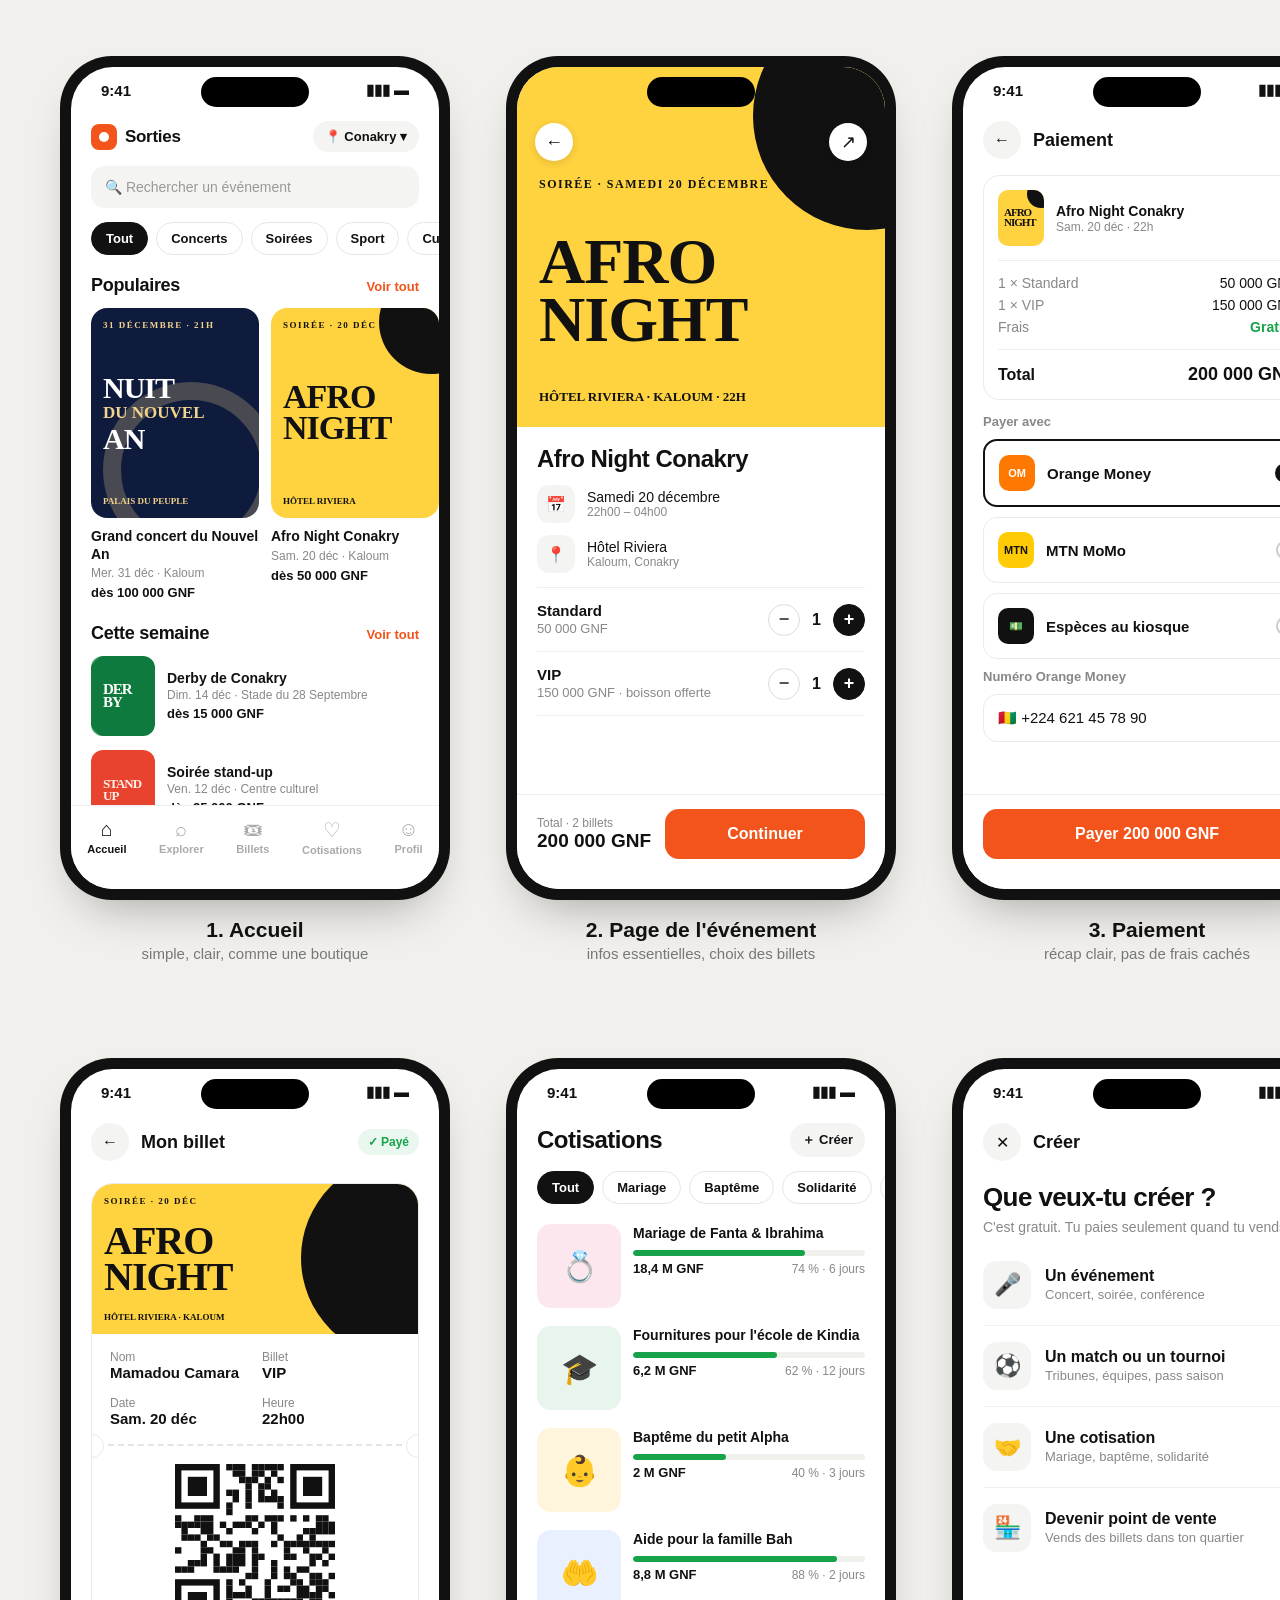
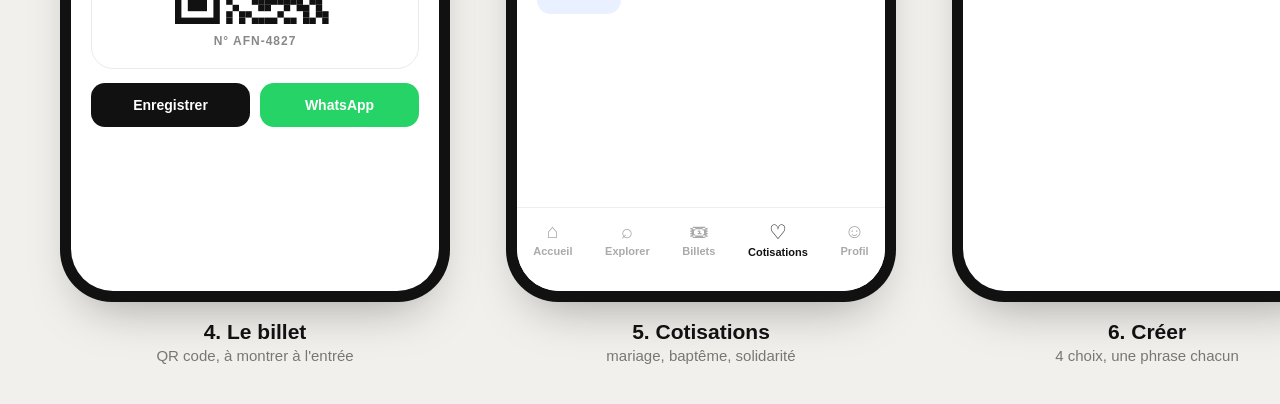
<file: maquettes/simple.html>
<!DOCTYPE html><html lang="fr"><head><meta charset="utf-8"><style>
*{box-sizing:border-box;margin:0;padding:0}
body{font-family:Inter,sans-serif;background:#F1F0EC;color:#111}
.rang{display:flex;gap:56px;padding:56px 60px 40px}
.bloc{display:flex;flex-direction:column;align-items:center;gap:18px}
.leg{font-weight:700;font-size:21px;text-align:center}.leg small{display:block;font-weight:500;font-size:15px;color:#777;margin-top:3px}
.tel{width:390px;height:844px;border-radius:52px;background:#111;padding:11px;box-shadow:0 24px 50px -22px rgba(0,0,0,.35)}
.e{width:100%;height:100%;border-radius:42px;overflow:hidden;position:relative;background:#fff}
.ile{position:absolute;top:10px;left:50%;transform:translateX(-50%);width:108px;height:30px;background:#000;border-radius:20px;z-index:9}
.sb{height:46px;display:flex;justify-content:space-between;align-items:center;padding:0 30px;font-size:15px;font-weight:600}
.p{padding:0 20px}
.g{color:#888}
.row{display:flex;align-items:center;justify-content:space-between}
.top{display:flex;align-items:center;justify-content:space-between;padding:8px 20px 14px}
.logo{display:flex;align-items:center;gap:8px;font-weight:800;font-size:17px;letter-spacing:-.3px}
.logo i{width:26px;height:26px;border-radius:8px;background:#F2541B;display:block;position:relative}
.logo i:after{content:"";position:absolute;left:8px;top:8px;width:10px;height:10px;border-radius:50%;background:#fff}
.ville{font-size:13px;font-weight:600;background:#F4F4F2;padding:8px 12px;border-radius:20px}
.rech{margin:0 20px 14px;background:#F4F4F2;border-radius:14px;padding:13px 14px;font-size:14px;color:#999}
.pills{display:flex;gap:8px;padding:0 20px 20px;white-space:nowrap;overflow:hidden}
.pills span{padding:8px 14px;border-radius:20px;font-size:13px;font-weight:600;border:1px solid #E6E5E1}
.pills span.on{background:#111;color:#fff;border-color:#111}
.h2{display:flex;justify-content:space-between;align-items:baseline;padding:0 20px 12px}
.h2 b{font-size:18px;letter-spacing:-.3px}.h2 span{font-size:13px;color:#F2541B;font-weight:600}
.scroll{display:flex;gap:12px;padding:0 20px 22px;overflow:hidden}
.pc{flex:none;width:168px}
.pc .po{height:210px;border-radius:16px;margin-bottom:10px}
.pc b{font-size:14px;display:block;line-height:1.25}.pc span{font-size:12px;color:#888;display:block;margin:3px 0}
.pc em{font-style:normal;font-size:13px;font-weight:700}
.li{display:flex;gap:12px;align-items:center;padding:0 20px 14px}
.li .po{width:64px;height:80px;border-radius:12px;flex:none}
.li b{font-size:14px;display:block}.li span{font-size:12px;color:#888;display:block;margin:2px 0}.li em{font-style:normal;font-size:13px;font-weight:700}
.nav{position:absolute;left:0;right:0;bottom:0;height:84px;border-top:1px solid #EEE;background:#fff;display:flex;justify-content:space-around;padding-top:12px;font-size:11px;font-weight:600;color:#AAA}
.nav div{text-align:center}.nav b{display:block;font-size:20px;margin-bottom:2px;font-weight:400}.nav .on{color:#111}
/* affiches */
.po{position:relative;overflow:hidden;display:flex;flex-direction:column;justify-content:space-between;padding:12px;font-family:Inter;color:#111}
.po .k{font-size:9px;font-weight:700;letter-spacing:1.5px;text-transform:uppercase}
.po .T{font-weight:900;line-height:.9;letter-spacing:-1px;position:relative;z-index:2}.po .k,.po .d{position:relative;z-index:2}
.po .d{font-size:9px;font-weight:700}
.a1{background:#FFD23F}.a1 .T{font-size:34px}
.a1:after{content:"";position:absolute;right:-26%;top:-18%;width:62%;aspect-ratio:1;border-radius:50%;background:#111;z-index:1}
.a2{background:#0E1B3D;color:#F3D28B}.a2 .T{font-size:30px;color:#fff}.a2 .T span{color:#F3D28B;font-size:17px;letter-spacing:0;display:block;margin:4px 0}
.a2:before{content:"";position:absolute;inset:auto -20px -40px auto;width:140px;height:140px;border-radius:50%;border:18px solid rgba(243,210,139,.25)}
.a3{background:#0F7A3D;color:#fff}.a3 .T{font-size:30px}
.a3:after{content:"";position:absolute;left:-20px;bottom:-20px;width:100px;height:100px;border-radius:50%;border:10px solid #fff;opacity:.2}
.a4{background:#E8432E;color:#FFF1E6}.a4 .T{font-size:26px}
.a5{background:#F4EDE2}.a5 .T{font-size:22px;color:#8A3B12}
.tiny .k,.tiny .d{display:none}.tiny .T{font-size:15px!important}
/* detail */
.hero{height:360px;padding:110px 22px 22px}.hero .T{font-size:64px}.hero .k{font-size:12px}.hero .d{font-size:13px}
.back{position:absolute;top:56px;left:18px;width:38px;height:38px;border-radius:50%;background:#fff;display:grid;place-items:center;font-size:18px;z-index:3;box-shadow:0 2px 8px rgba(0,0,0,.12)}
.shr{left:auto;right:18px}
.tt{font-size:24px;font-weight:800;letter-spacing:-.5px;margin:18px 0 12px}
.info{display:flex;gap:12px;align-items:center;margin-bottom:12px;font-size:14px}
.info i{width:38px;height:38px;border-radius:12px;background:#F4F4F2;display:grid;place-items:center;font-style:normal;font-size:16px;flex:none}
.info span{display:block;font-size:12px;color:#888}
.sep{height:1px;background:#EEE;margin:14px 0}
.tk{display:flex;align-items:center;justify-content:space-between;padding:14px 0;border-bottom:1px solid #F0F0EE}
.tk b{font-size:15px;display:block}.tk span{font-size:13px;color:#888}
.q{display:flex;align-items:center;gap:12px;font-weight:700}
.q i{width:32px;height:32px;border-radius:50%;border:1px solid #DDD;display:grid;place-items:center;font-style:normal;font-size:18px;color:#555}
.q i.on{background:#111;color:#fff;border-color:#111}
.bar{position:absolute;left:0;right:0;bottom:0;padding:14px 20px 30px;border-top:1px solid #EEE;background:#fff;display:flex;align-items:center;gap:14px}
.bar div:first-child span{font-size:12px;color:#888;display:block}.bar div:first-child b{font-size:19px}
.btn{flex:1;background:#F2541B;color:#fff;text-align:center;font-weight:700;font-size:16px;padding:16px;border-radius:14px}
.btn.n{background:#111}
/* paiement */
.hd{display:flex;align-items:center;gap:12px;padding:8px 20px 16px}.hd i{width:38px;height:38px;border-radius:50%;background:#F4F4F2;display:grid;place-items:center;font-style:normal}.hd b{font-size:18px}
.box{border:1px solid #EAEAE6;border-radius:16px;padding:14px;margin-bottom:14px}
.lab{font-size:13px;font-weight:600;color:#888;margin:4px 0 10px}
.mp{display:flex;align-items:center;gap:12px;padding:14px;border:1px solid #EAEAE6;border-radius:14px;margin-bottom:10px;font-weight:600;font-size:15px}
.mp.on{border:2px solid #111}
.lg{width:36px;height:36px;border-radius:10px;display:grid;place-items:center;font-weight:800;font-size:11px;color:#fff}
.rad{margin-left:auto;width:20px;height:20px;border-radius:50%;border:2px solid #CCC}.mp.on .rad{border:6px solid #111}
.inp{border:1px solid #EAEAE6;border-radius:14px;padding:14px;font-size:15px;font-weight:500}
/* billet */
.tick{margin:6px 20px 0;border:1px solid #EAEAE6;border-radius:22px;overflow:hidden}
.tick .po{height:150px;border-radius:0}
.ti{padding:16px 18px;display:grid;grid-template-columns:1fr 1fr;gap:14px}.ti span{font-size:12px;color:#888;display:block}.ti b{font-size:15px}
.cut{border-top:2px dashed #E4E4E0;margin:0 16px;position:relative}
.cut:before,.cut:after{content:"";position:absolute;top:-12px;width:22px;height:22px;border-radius:50%;background:#fff;border:1px solid #EAEAE6}
.cut:before{left:-28px}.cut:after{right:-28px}
.qr{padding:18px 0 20px;text-align:center}.qr canvas{width:160px;height:160px}.qr small{display:block;font-size:12px;color:#888;font-weight:600;margin-top:6px;letter-spacing:1px}
/* cotis */
.ct{display:flex;gap:12px;padding:0 20px 18px}
.ct .im{width:84px;height:84px;border-radius:14px;flex:none;display:grid;place-items:center;font-size:30px}
.ct b{font-size:14px;display:block;line-height:1.3}.ct span{font-size:12px;color:#888}
.jg{height:6px;background:#F0F0EC;border-radius:6px;margin:8px 0 5px;overflow:hidden}.jg i{display:block;height:100%;background:#16A34A;border-radius:6px}
.ct em{font-style:normal;font-size:13px;font-weight:700}
/* creer */
.cr{display:flex;align-items:center;gap:14px;padding:16px 0;border-bottom:1px solid #F0F0EE}
.cr i{width:48px;height:48px;border-radius:14px;background:#F4F4F2;display:grid;place-items:center;font-style:normal;font-size:22px;flex:none}
.cr b{font-size:16px;display:block}.cr span{font-size:13px;color:#888}.cr em{margin-left:auto;font-style:normal;color:#BBB;font-size:20px}
</style></head><body>
<div class="rang" id="r1">
<!-- 1 ACCUEIL -->
<div class="bloc"><div class="tel"><div class="e"><div class="ile"></div><div class="sb"><span>9:41</span><span>▮▮▮ ▬</span></div>
 <div class="top"><div class="logo"><i></i>Sorties</div><div class="ville">📍 Conakry ▾</div></div>
 <div class="rech">🔍  Rechercher un événement</div>
 <div class="pills"><span class="on">Tout</span><span>Concerts</span><span>Soirées</span><span>Sport</span><span>Culture</span></div>
 <div class="h2"><b>Populaires</b><span>Voir tout</span></div>
 <div class="scroll">
  <div class="pc"><div class="po a2"><div class="k">31 décembre · 21h</div><div class="T">NUIT<span>DU NOUVEL</span>AN</div><div class="d">PALAIS DU PEUPLE</div></div><b>Grand concert du Nouvel An</b><span>Mer. 31 déc · Kaloum</span><em>dès 100 000 GNF</em></div>
  <div class="pc"><div class="po a1"><div class="k">Soirée · 20 déc</div><div class="T">AFRO<br>NIGHT</div><div class="d">HÔTEL RIVIERA</div></div><b>Afro Night Conakry</b><span>Sam. 20 déc · Kaloum</span><em>dès 50 000 GNF</em></div>
 </div>
 <div class="h2"><b>Cette semaine</b><span>Voir tout</span></div>
 <div class="li"><div class="po a3 tiny"><div></div><div class="T">DER<br>BY</div><div></div></div><div><b>Derby de Conakry</b><span>Dim. 14 déc · Stade du 28 Septembre</span><em>dès 15 000 GNF</em></div></div>
 <div class="li"><div class="po a4 tiny"><div></div><div class="T" style="font-size:13px!important">STAND<br>UP</div><div></div></div><div><b>Soirée stand-up</b><span>Ven. 12 déc · Centre culturel</span><em>dès 25 000 GNF</em></div></div>
 <div class="nav"><div class="on"><b>⌂</b>Accueil</div><div><b>⌕</b>Explorer</div><div><b>🎟︎</b>Billets</div><div><b>♡</b>Cotisations</div><div><b>☺</b>Profil</div></div>
</div></div><div class="leg">1. Accueil<small>simple, clair, comme une boutique</small></div></div>

<!-- 2 DETAIL -->
<div class="bloc"><div class="tel"><div class="e"><div class="ile"></div>
 <div class="back">←</div><div class="back shr">↗</div>
 <div class="po a1 hero"><div class="k">Soirée · Samedi 20 décembre</div><div class="T">AFRO<br>NIGHT</div><div class="d">HÔTEL RIVIERA · KALOUM · 22H</div></div>
 <div class="p">
  <div class="tt">Afro Night Conakry</div>
  <div class="info"><i>📅</i><div>Samedi 20 décembre<span>22h00 – 04h00</span></div></div>
  <div class="info"><i>📍</i><div>Hôtel Riviera<span>Kaloum, Conakry</span></div></div>
  <div class="sep" style="margin-bottom:0"></div>
  <div class="tk"><div><b>Standard</b><span>50 000 GNF</span></div><div class="q"><i>−</i>1<i class="on">+</i></div></div>
  <div class="tk"><div><b>VIP</b><span>150 000 GNF · boisson offerte</span></div><div class="q"><i>−</i>1<i class="on">+</i></div></div>
 </div>
 <div class="bar"><div><span>Total · 2 billets</span><b>200 000 GNF</b></div><div class="btn">Continuer</div></div>
</div></div><div class="leg">2. Page de l'événement<small>infos essentielles, choix des billets</small></div></div>

<!-- 3 PAIEMENT -->
<div class="bloc"><div class="tel"><div class="e"><div class="ile"></div><div class="sb"><span>9:41</span><span>▮▮▮ ▬</span></div>
 <div class="hd"><i>←</i><b>Paiement</b></div>
 <div class="p">
  <div class="box"><div class="row"><div style="display:flex;gap:12px;align-items:center"><div class="po a1 tiny" style="width:46px;height:56px;border-radius:10px;padding:6px"><div></div><div class="T" style="font-size:11px!important">AFRO<br>NIGHT</div><div></div></div><div><b style="font-size:14px">Afro Night Conakry</b><div class="g" style="font-size:12px">Sam. 20 déc · 22h</div></div></div></div>
   <div class="sep"></div>
   <div class="row" style="font-size:14px;margin-bottom:6px"><span class="g">1 × Standard</span><span>50 000 GNF</span></div>
   <div class="row" style="font-size:14px;margin-bottom:6px"><span class="g">1 × VIP</span><span>150 000 GNF</span></div>
   <div class="row" style="font-size:14px"><span class="g">Frais</span><span style="color:#16A34A;font-weight:600">Gratuit</span></div>
   <div class="sep"></div>
   <div class="row"><b>Total</b><b style="font-size:18px">200 000 GNF</b></div></div>
  <div class="lab">Payer avec</div>
  <div class="mp on"><div class="lg" style="background:#FF7900">OM</div>Orange Money<div class="rad"></div></div>
  <div class="mp"><div class="lg" style="background:#FFCB05;color:#111">MTN</div>MTN MoMo<div class="rad"></div></div>
  <div class="mp"><div class="lg" style="background:#111">💵</div>Espèces au kiosque<div class="rad"></div></div>
  <div class="lab">Numéro Orange Money</div>
  <div class="inp">🇬🇳 +224  621 45 78 90</div>
 </div>
 <div class="bar"><div class="btn">Payer 200 000 GNF</div></div>
</div></div><div class="leg">3. Paiement<small>récap clair, pas de frais cachés</small></div></div>
</div>

<div class="rang" id="r2">
<!-- 4 BILLET -->
<div class="bloc"><div class="tel"><div class="e"><div class="ile"></div><div class="sb"><span>9:41</span><span>▮▮▮ ▬</span></div>
 <div class="hd"><i>←</i><b>Mon billet</b><span style="margin-left:auto;font-size:12px;font-weight:700;color:#16A34A;background:#EAF7EF;padding:6px 10px;border-radius:20px">✓ Payé</span></div>
 <div class="tick"><div class="po a1"><div class="k">Soirée · 20 déc</div><div class="T" style="font-size:40px">AFRO<br>NIGHT</div><div class="d">HÔTEL RIVIERA · KALOUM</div></div>
  <div class="ti"><div><span>Nom</span><b>Mamadou Camara</b></div><div><span>Billet</span><b>VIP</b></div><div><span>Date</span><b>Sam. 20 déc</b></div><div><span>Heure</span><b>22h00</b></div></div>
  <div class="cut"></div>
  <div class="qr"><canvas id="q1" width="160" height="160"></canvas><small>N° AFN-4827</small></div></div>
 <div class="p" style="margin-top:14px;display:flex;gap:10px"><div class="btn n" style="font-size:14px;padding:14px">Enregistrer</div><div class="btn" style="font-size:14px;padding:14px;background:#25D366">WhatsApp</div></div>
</div></div><div class="leg">4. Le billet<small>QR code, à montrer à l'entrée</small></div></div>

<!-- 5 COTISATIONS -->
<div class="bloc"><div class="tel"><div class="e"><div class="ile"></div><div class="sb"><span>9:41</span><span>▮▮▮ ▬</span></div>
 <div class="top"><b style="font-size:24px;letter-spacing:-.5px">Cotisations</b><div class="ville">＋ Créer</div></div>
 <div class="pills"><span class="on">Tout</span><span>Mariage</span><span>Baptême</span><span>Solidarité</span><span>Études</span></div>
 <div class="ct"><div class="im" style="background:#FCE7EF">💍</div><div style="flex:1"><b>Mariage de Fanta & Ibrahima</b><div class="jg"><i style="width:74%"></i></div><div class="row"><em>18,4 M GNF</em><span>74 % · 6 jours</span></div></div></div>
 <div class="ct"><div class="im" style="background:#E8F5EC">🎓</div><div style="flex:1"><b>Fournitures pour l'école de Kindia</b><div class="jg"><i style="width:62%"></i></div><div class="row"><em>6,2 M GNF</em><span>62 % · 12 jours</span></div></div></div>
 <div class="ct"><div class="im" style="background:#FFF4DC">👶</div><div style="flex:1"><b>Baptême du petit Alpha</b><div class="jg"><i style="width:40%"></i></div><div class="row"><em>2 M GNF</em><span>40 % · 3 jours</span></div></div></div>
 <div class="ct"><div class="im" style="background:#E9F0FF">🤲</div><div style="flex:1"><b>Aide pour la famille Bah</b><div class="jg"><i style="width:88%"></i></div><div class="row"><em>8,8 M GNF</em><span>88 % · 2 jours</span></div></div></div>
 <div class="nav"><div><b>⌂</b>Accueil</div><div><b>⌕</b>Explorer</div><div><b>🎟︎</b>Billets</div><div class="on"><b>♡</b>Cotisations</div><div><b>☺</b>Profil</div></div>
</div></div><div class="leg">5. Cotisations<small>mariage, baptême, solidarité</small></div></div>

<!-- 6 CREER -->
<div class="bloc"><div class="tel"><div class="e"><div class="ile"></div><div class="sb"><span>9:41</span><span>▮▮▮ ▬</span></div>
 <div class="hd"><i>✕</i><b>Créer</b></div>
 <div class="p">
  <div style="font-size:26px;font-weight:800;letter-spacing:-.6px;line-height:1.15;margin:6px 0 6px">Que veux-tu créer ?</div>
  <div class="g" style="font-size:14px;margin-bottom:10px">C'est gratuit. Tu paies seulement quand tu vends.</div>
  <div class="cr"><i>🎤</i><div><b>Un événement</b><span>Concert, soirée, conférence</span></div><em>›</em></div>
  <div class="cr"><i>⚽</i><div><b>Un match ou un tournoi</b><span>Tribunes, équipes, pass saison</span></div><em>›</em></div>
  <div class="cr"><i>🤝</i><div><b>Une cotisation</b><span>Mariage, baptême, solidarité</span></div><em>›</em></div>
  <div class="cr" style="border:0"><i>🏪</i><div><b>Devenir point de vente</b><span>Vends des billets dans ton quartier</span></div><em>›</em></div>
 </div>
</div></div><div class="leg">6. Créer<small>4 choix, une phrase chacun</small></div></div>
</div>
<script>
function qr(id){const c=document.getElementById(id),x=c.getContext('2d'),n=25,s=c.width/n;let r=11;const R=()=>{r=(r*9301+49297)%233280;return r/233280};
x.fillStyle='#fff';x.fillRect(0,0,c.width,c.height);x.fillStyle='#111';
for(let i=0;i<n;i++)for(let j=0;j<n;j++){const f=(i<8&&j<8)||(i<8&&j>n-9)||(i>n-9&&j<8);if(!f&&R()>.52)x.fillRect(i*s,j*s,s,s)}
[[0,0],[n-7,0],[0,n-7]].forEach(([a,b])=>{x.fillRect(a*s,b*s,7*s,7*s);x.fillStyle='#fff';x.fillRect((a+1)*s,(b+1)*s,5*s,5*s);x.fillStyle='#111';x.fillRect((a+2)*s,(b+2)*s,3*s,3*s)})}
qr('q1');
</script></body></html>
</file>
